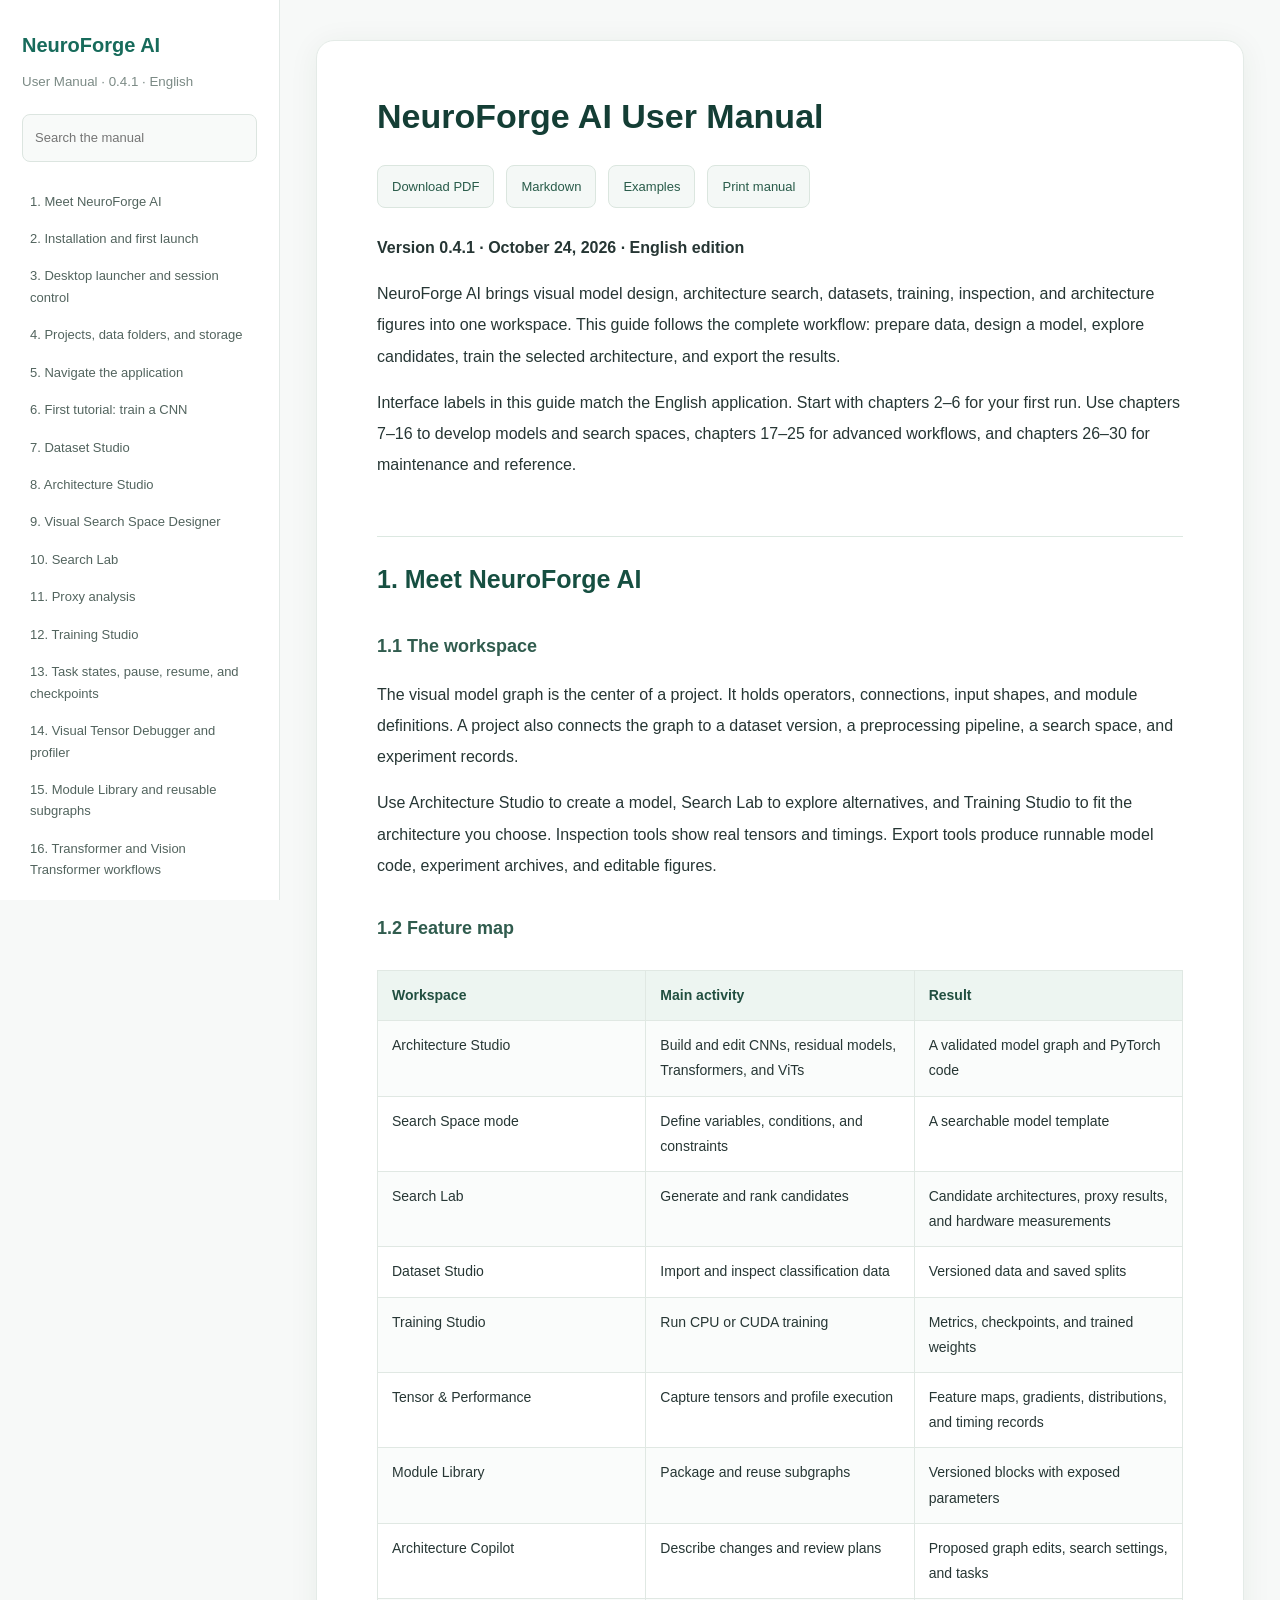
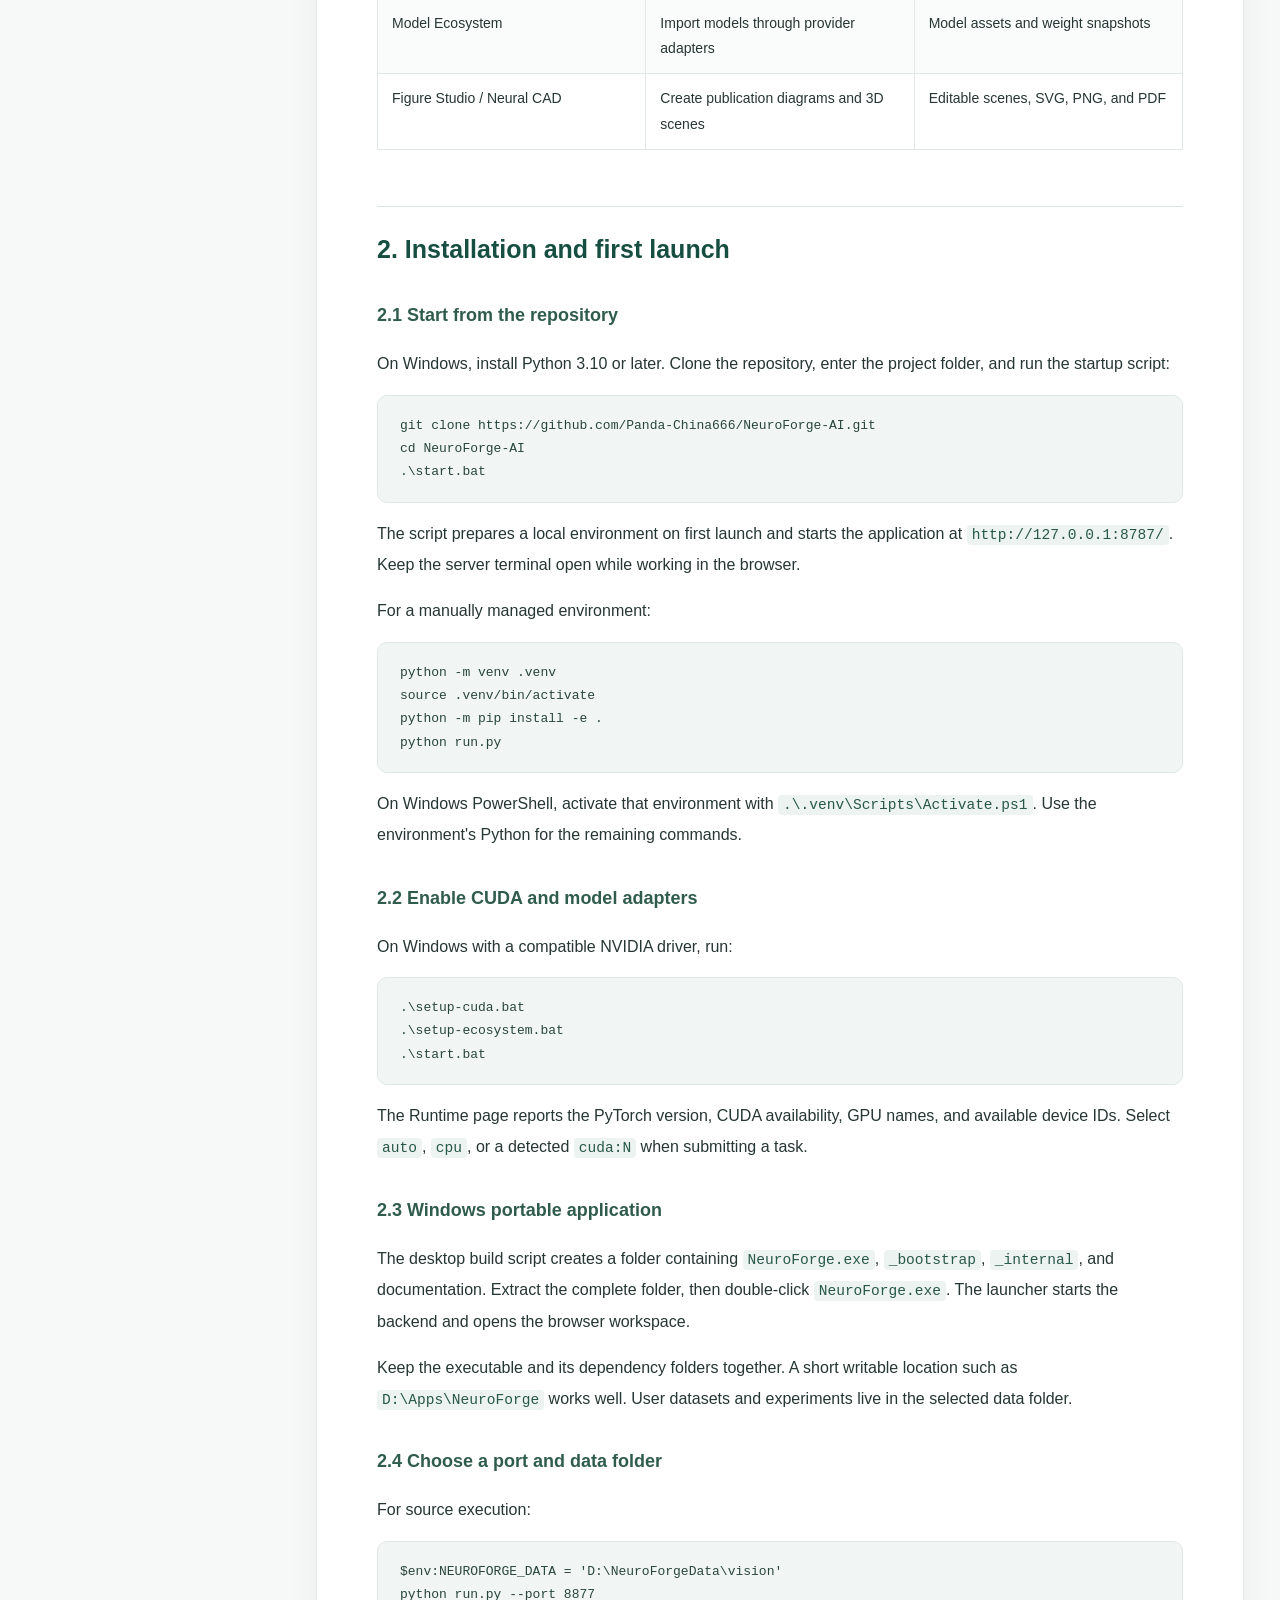
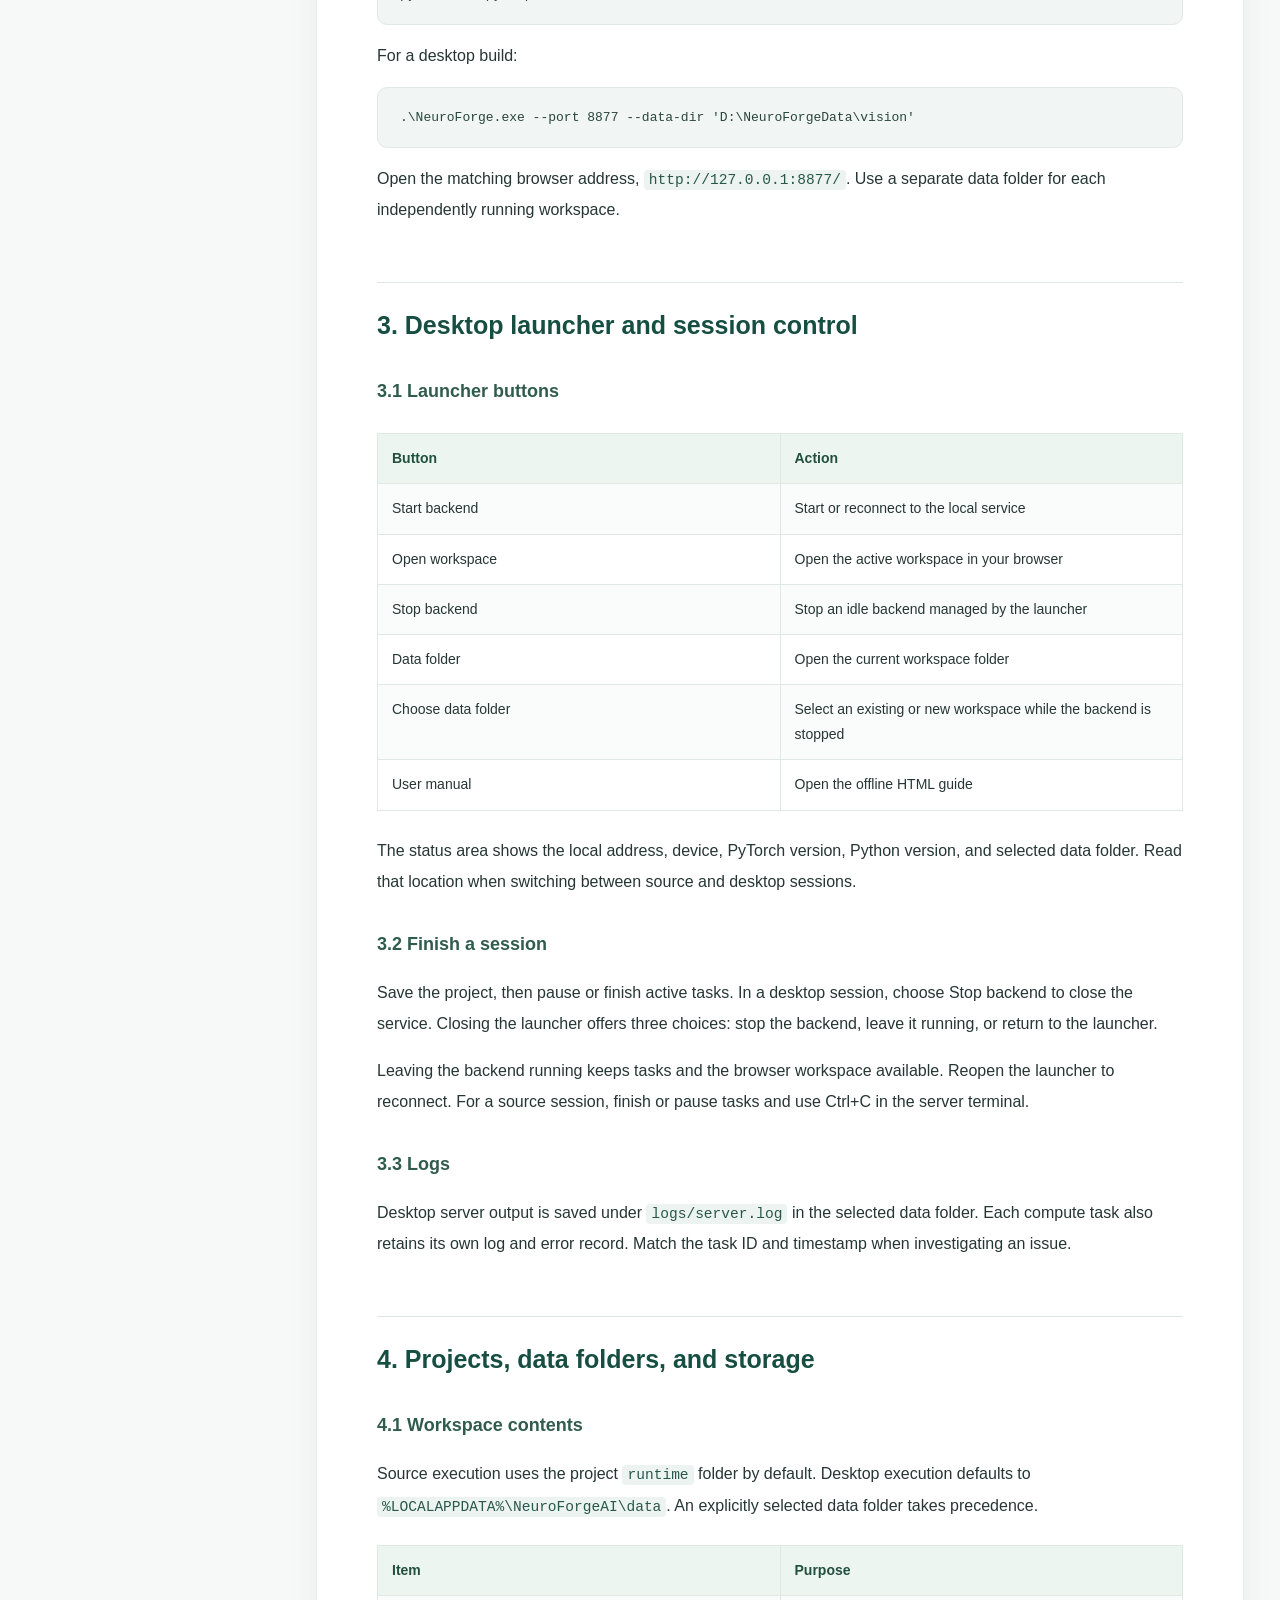
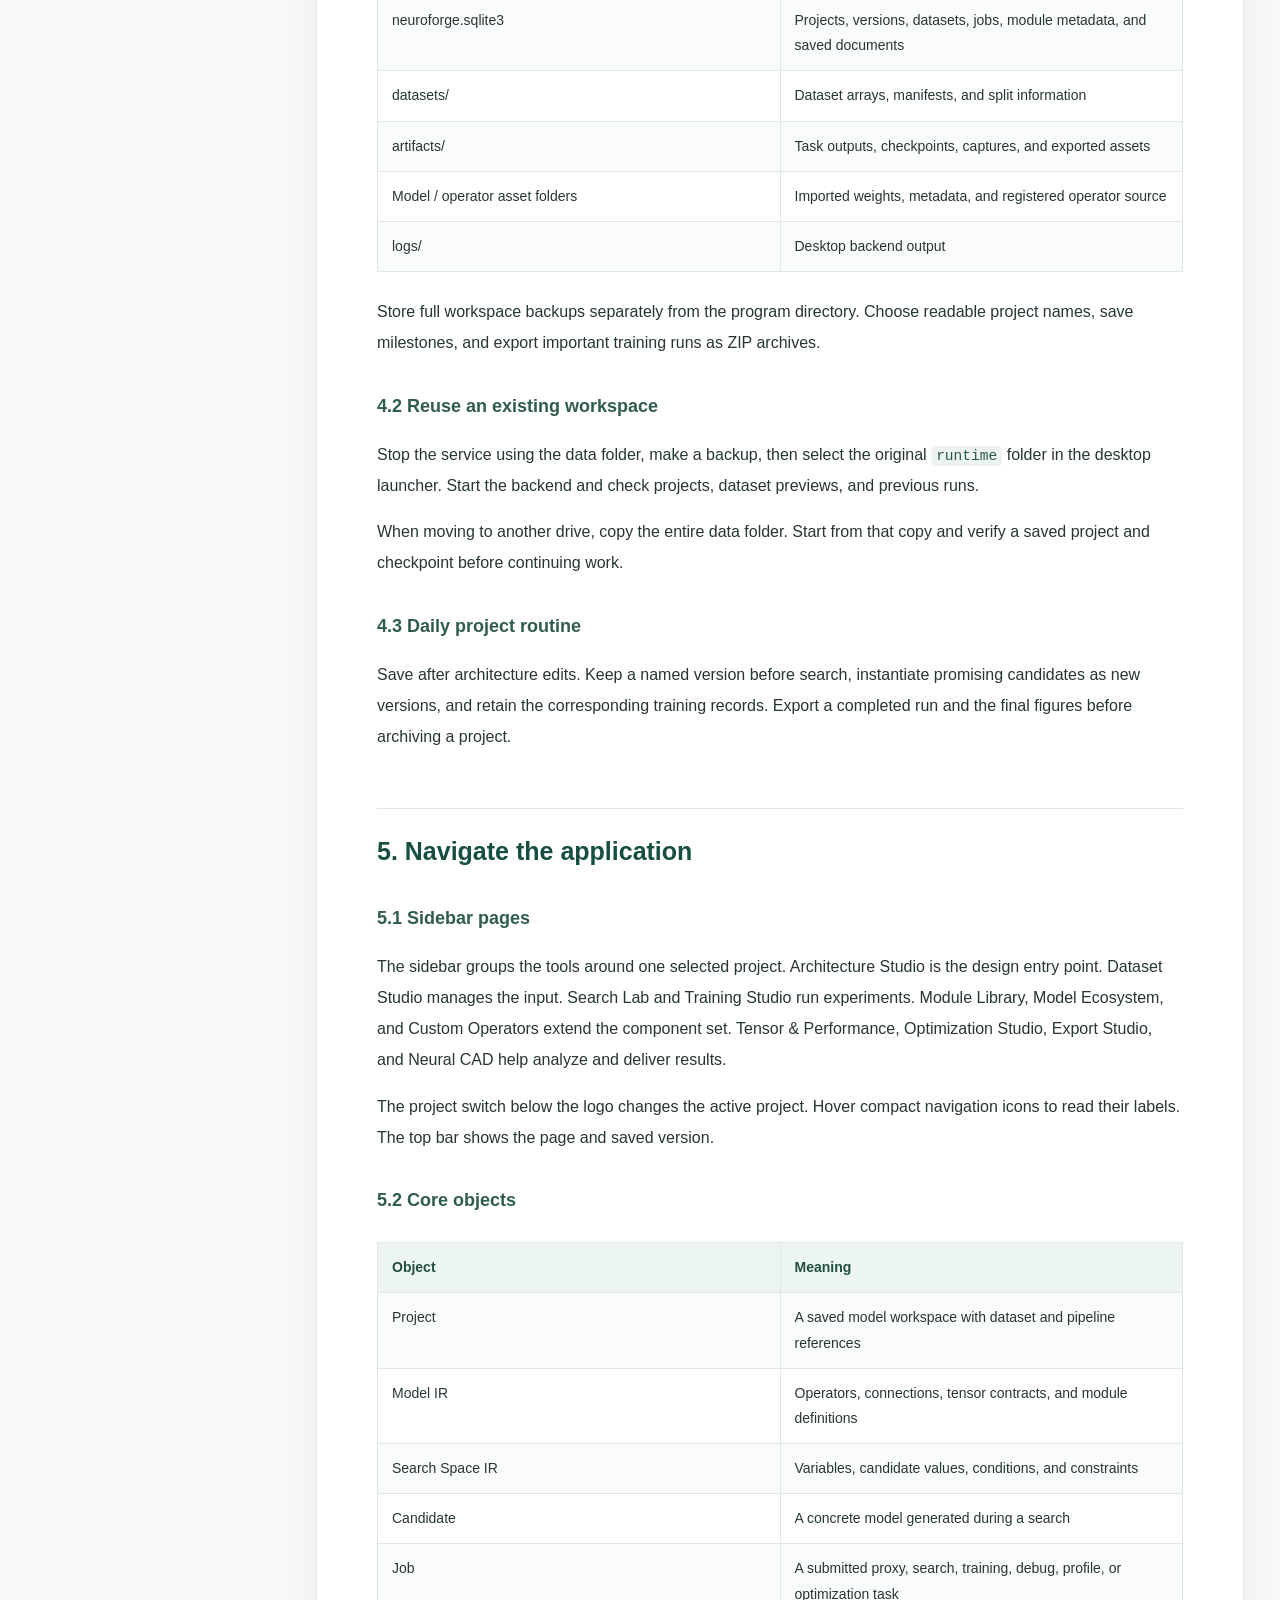
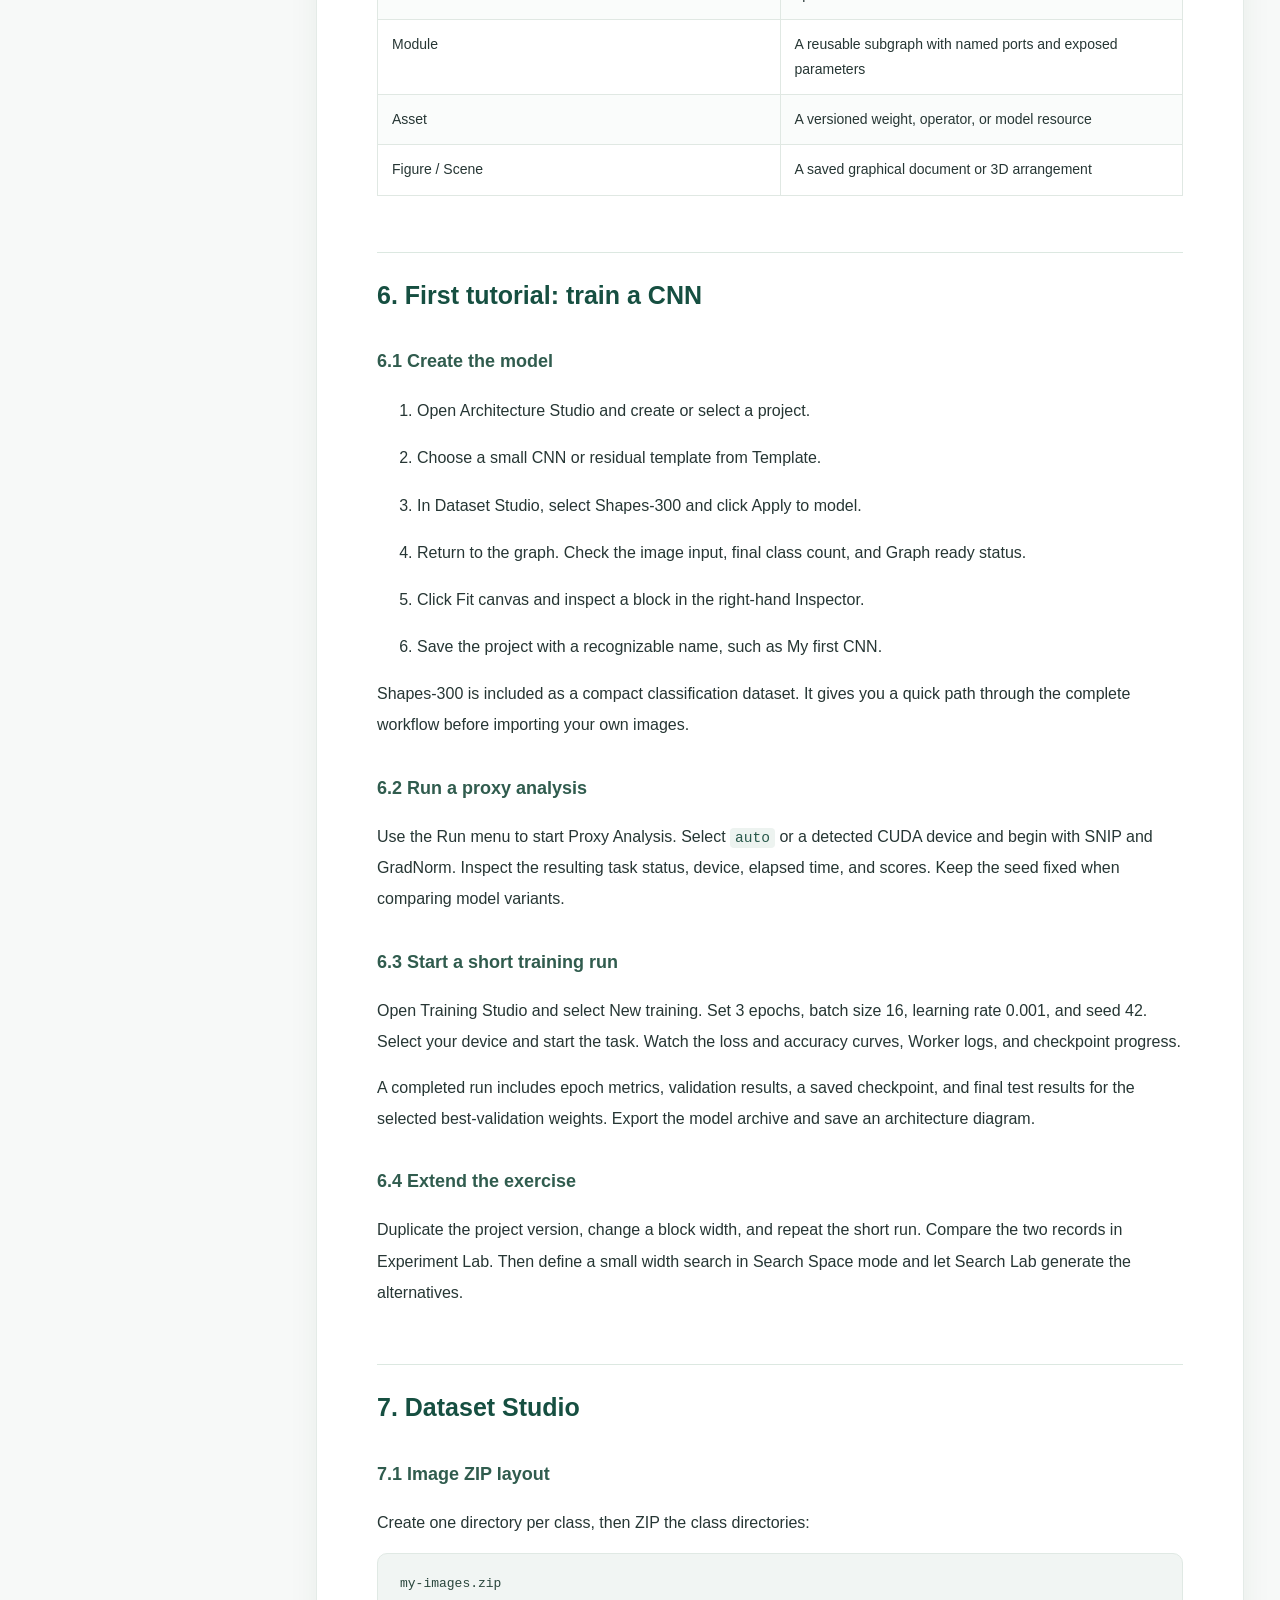
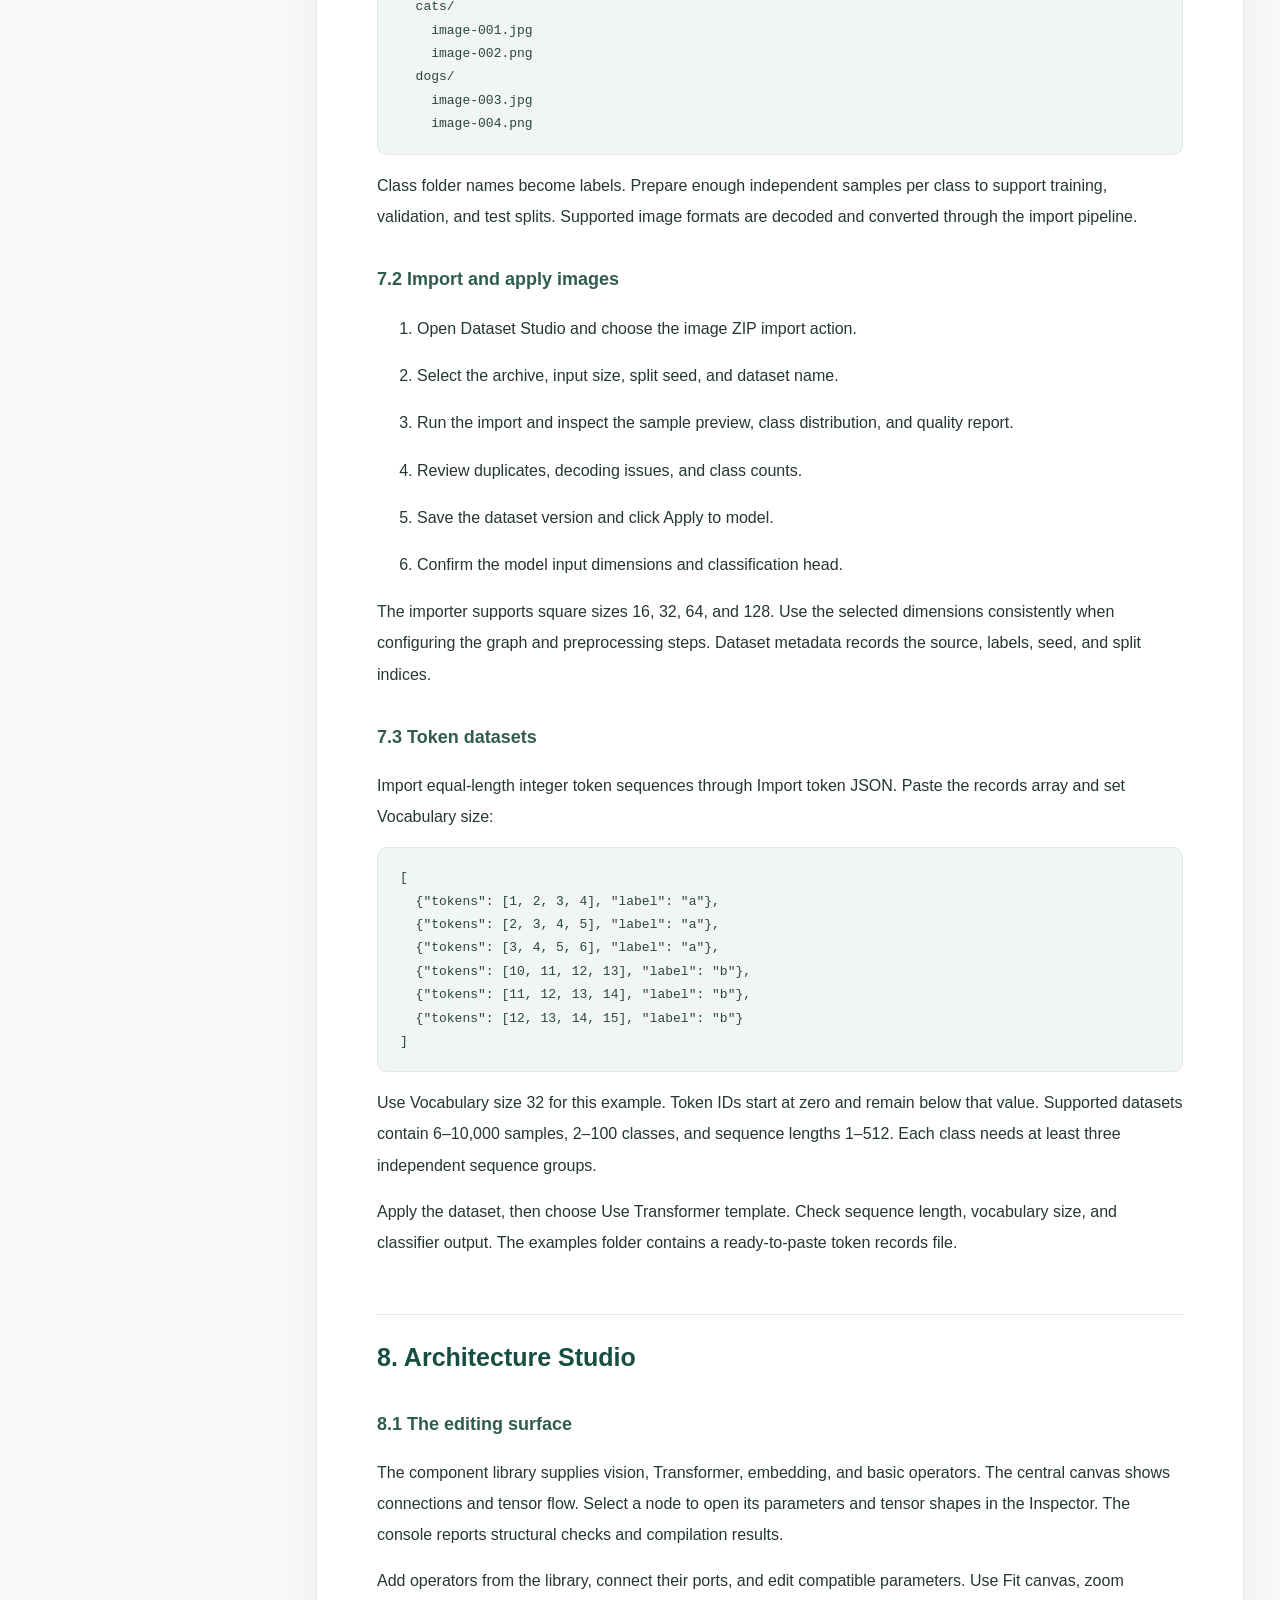
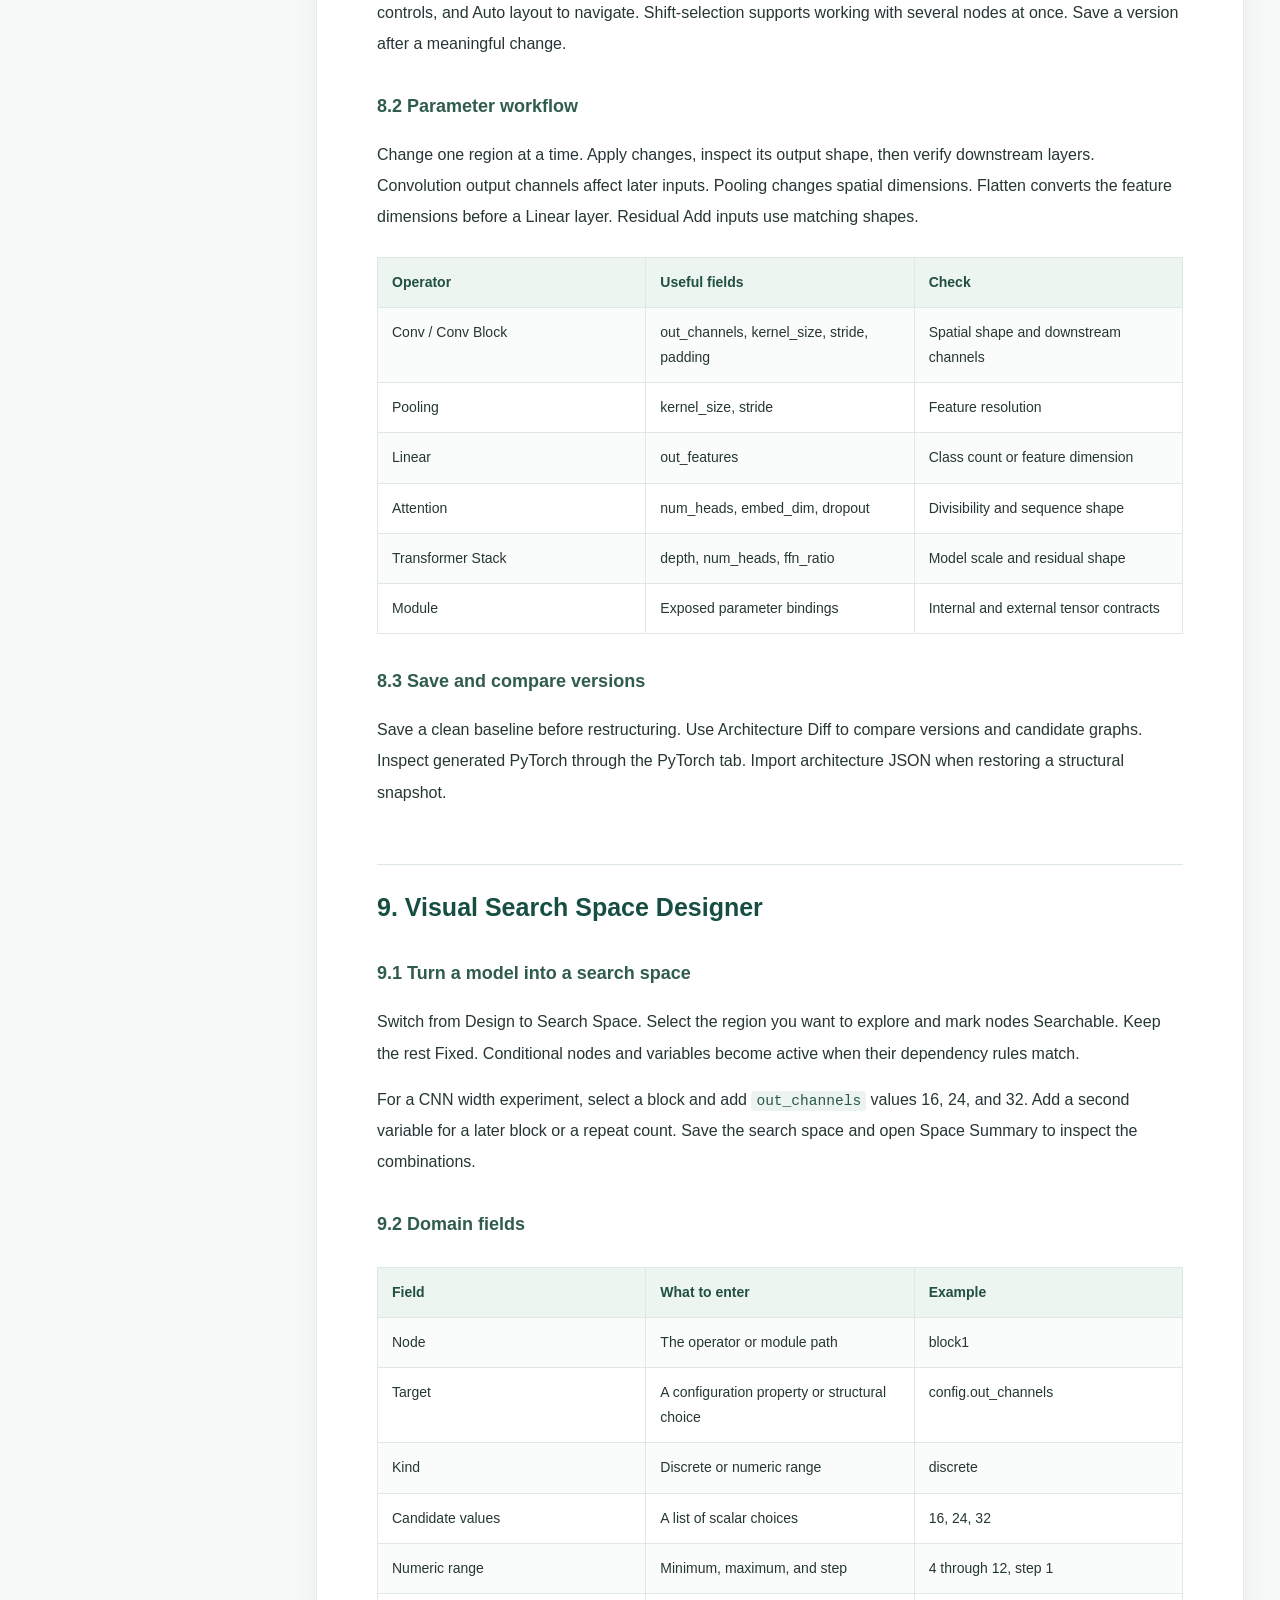
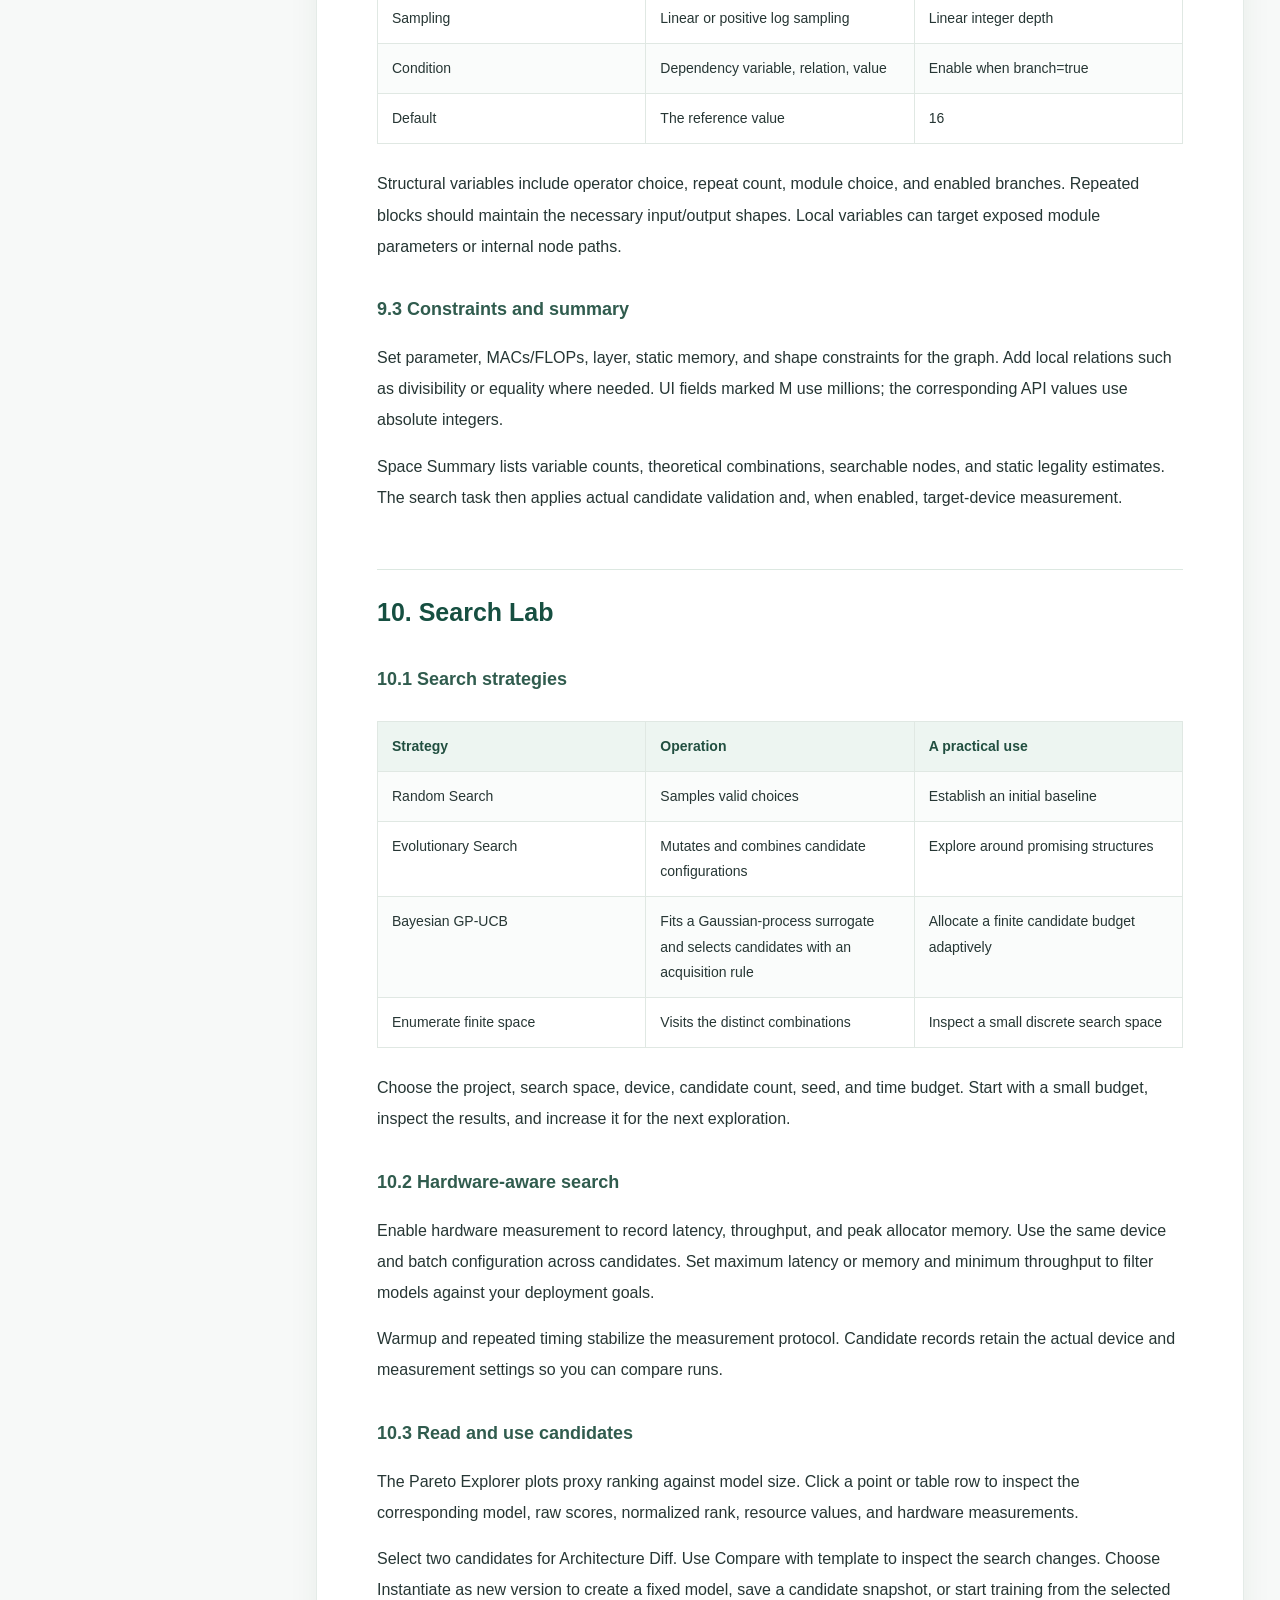
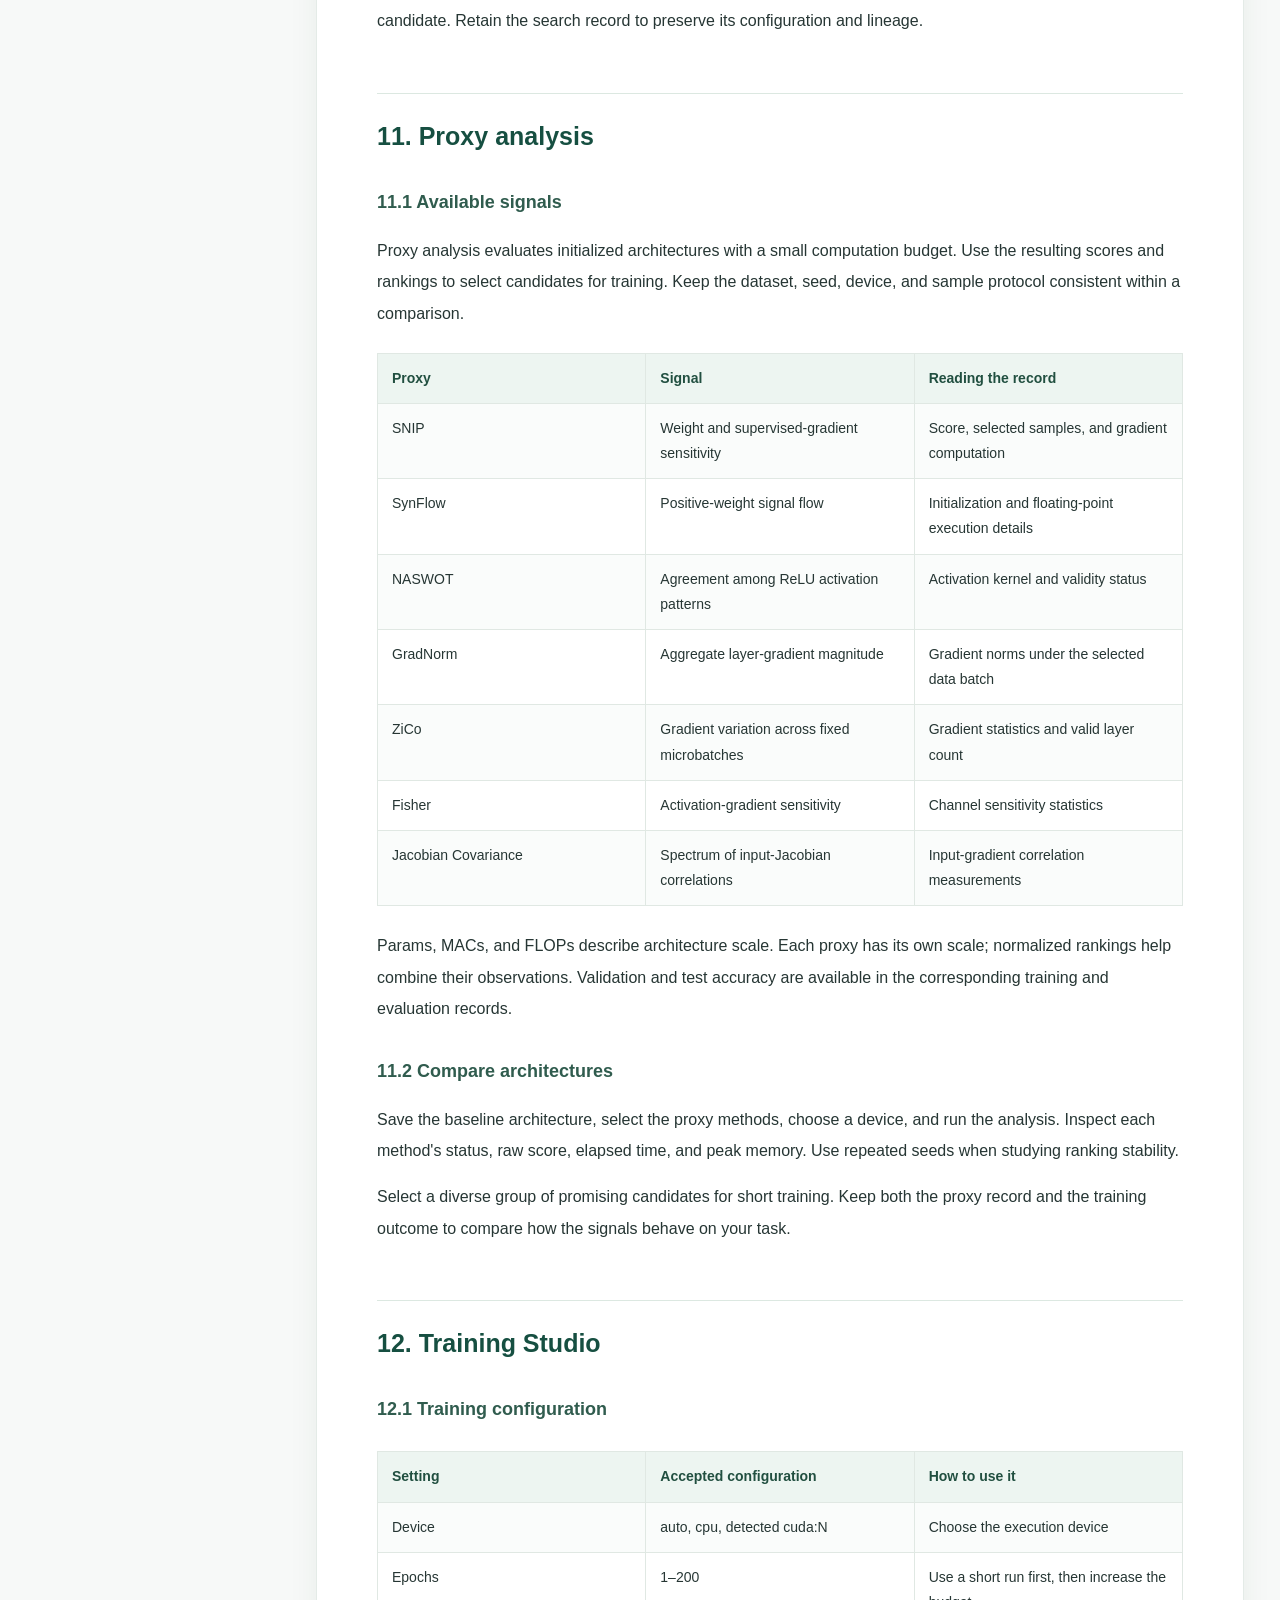
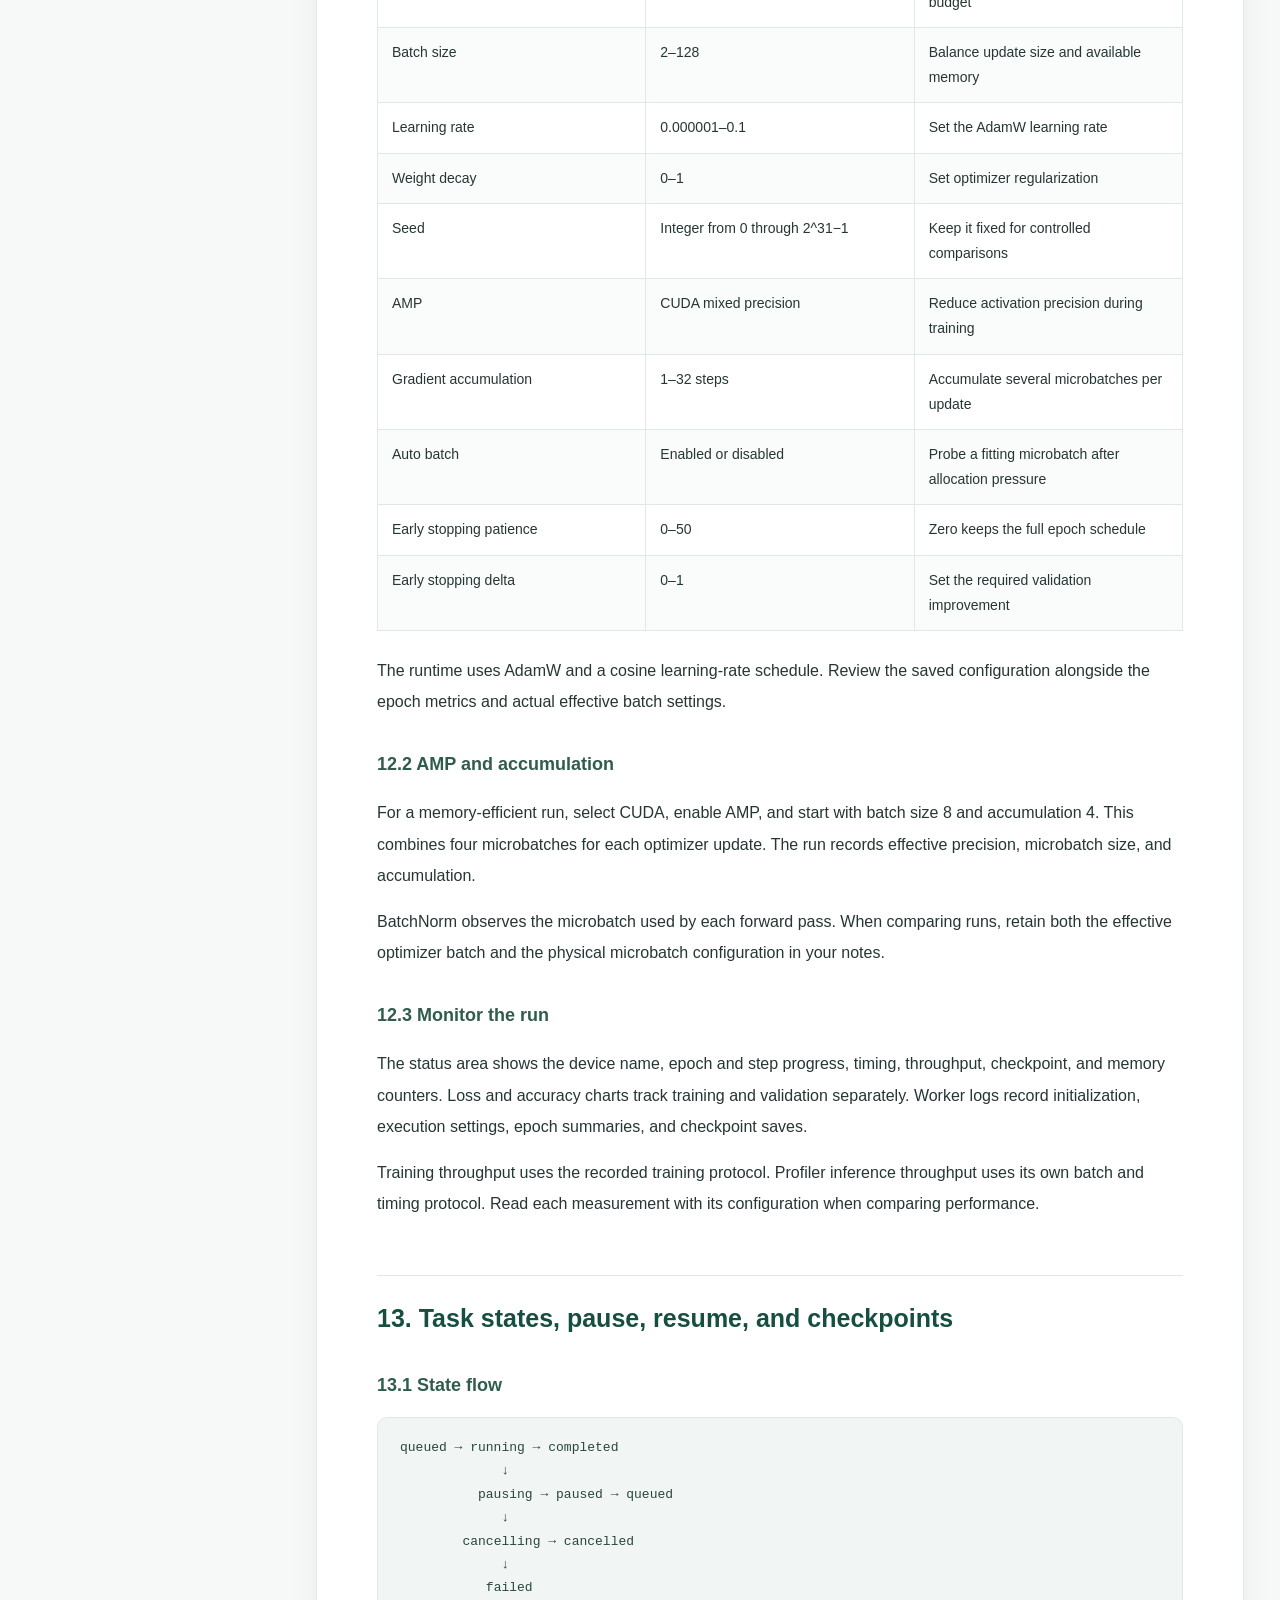
<file: docs/NeuroForge-User-Manual-en.html>
<!doctype html><html lang="en"><head><meta charset="utf-8"><meta name="viewport" content="width=device-width, initial-scale=1"><title>NeuroForge AI · User Manual</title><style>*{box-sizing:border-box}html{scroll-behavior:smooth;scroll-padding-top:30px}body{margin:0;color:#263634;background:#f7f9f8;font:16px/1.95 "Microsoft YaHei","Segoe UI",sans-serif}aside{position:fixed;inset:0 auto 0 0;width:280px;padding:26px 22px;background:#fff;border-right:1px solid #e2e9e6;overflow:auto}aside b{display:block;color:#176b5b;font-size:20px}aside small{color:#7b8a85}aside input{width:100%;margin:18px 0;padding:10px 12px;border:1px solid #dce5e0;border-radius:8px;background:#f8faf9;font:inherit;font-size:13px}nav a{display:block;font-size:13px;line-height:1.65;margin:6px 0;padding:5px 8px;border-radius:5px;color:#52645e;text-decoration:none}nav a:hover{background:#edf5f1;color:#176b5b}main{margin:40px 36px 80px 316px;max-width:1080px;background:white;padding:52px 60px;border:1px solid #e4ebe7;border-radius:18px;box-shadow:0 4px 30px #173a2510}h1{font-size:34px;line-height:1.4;color:#143e35;margin:0 0 24px}h2{font-size:25px;line-height:1.5;margin:56px 0 22px;padding-top:24px;border-top:1px solid #dce8e1;color:#164f41}h3{font-size:18px;color:#305c4e;margin:30px 0 14px}p{margin:15px 0}table{width:100%;border-collapse:collapse;margin:24px 0;font-size:14px;line-height:1.8;table-layout:fixed}th,td{border:1px solid #e0e8e3;text-align:left;vertical-align:top;padding:12px 14px;overflow-wrap:anywhere}th{background:#edf5f1;color:#214f40}tr:nth-child(even){background:#fafcfb}pre{background:#f1f5f3;padding:18px 22px;border-radius:10px;border:1px solid #e0e9e4;font:13px/1.8 Consolas,"Microsoft YaHei",monospace;white-space:pre-wrap;overflow-wrap:anywhere}code{background:#edf3f0;border-radius:4px;padding:2px 5px;font-size:.91em;color:#28584a}pre code{padding:0;background:none;color:#29463c;font-size:inherit}li{margin:8px 0}blockquote{border-left:3px solid #6aa58e;margin:20px 0;padding:8px 20px;background:#f2f7f4}.tools{display:flex;gap:12px;flex-wrap:wrap;margin:24px 0}.tools a,.tools button{font:inherit;font-size:13px;text-decoration:none;border:1px solid #dbe6df;background:#f4f8f6;border-radius:8px;color:#285b49;padding:8px 14px;cursor:pointer}.figure img{width:100%;max-width:800px;border:1px solid #e0e7e3;border-radius:12px}.figure figcaption{font-size:12px;color:#78897f}.match{background:#fff4c9}.notice{color:#5f776b;font-size:13px}@media(max-width:900px){aside{position:relative;width:auto;max-height:360px}main{margin:20px;padding:28px 20px}h1{font-size:26px}table{font-size:12px}th,td{padding:7px}}@media print{aside,.tools{display:none}body{background:white;font-size:10pt}main{margin:0;padding:0;border:0;box-shadow:none;max-width:none}h2{break-before:page}h2,h3{break-after:avoid}tr,pre,.figure{break-inside:avoid}a{color:inherit;text-decoration:none}}</style></head><body><aside><b>NeuroForge AI</b><small>User Manual · 0.4.1 · English</small><input id="search" type="search" placeholder="Search the manual" aria-label="Search manual text"><nav><a href="#chapter-1">1. Meet NeuroForge AI</a><a href="#chapter-2">2. Installation and first launch</a><a href="#chapter-3">3. Desktop launcher and session control</a><a href="#chapter-4">4. Projects, data folders, and storage</a><a href="#chapter-5">5. Navigate the application</a><a href="#chapter-6">6. First tutorial: train a CNN</a><a href="#chapter-7">7. Dataset Studio</a><a href="#chapter-8">8. Architecture Studio</a><a href="#chapter-9">9. Visual Search Space Designer</a><a href="#chapter-10">10. Search Lab</a><a href="#chapter-11">11. Proxy analysis</a><a href="#chapter-12">12. Training Studio</a><a href="#chapter-13">13. Task states, pause, resume, and checkpoints</a><a href="#chapter-14">14. Visual Tensor Debugger and profiler</a><a href="#chapter-15">15. Module Library and reusable subgraphs</a><a href="#chapter-16">16. Transformer and Vision Transformer workflows</a><a href="#chapter-17">17. AI Architecture Copilot</a><a href="#chapter-18">18. Architecture Optimization Assistant</a><a href="#chapter-19">19. Model Ecosystem</a><a href="#chapter-20">20. Code → Visual and Architecture Diff</a><a href="#chapter-21">21. Custom Operator SDK</a><a href="#chapter-22">22. Experiment Lab and model export</a><a href="#chapter-23">23. Visual Data Pipeline</a><a href="#chapter-24">24. Export Studio, Figure Studio, and Neural CAD</a><a href="#chapter-25">25. Python SDK, CLI, and API</a><a href="#chapter-26">26. Troubleshooting</a><a href="#chapter-27">27. Backup, migration, upgrades, and removal</a><a href="#chapter-28">28. Three complete project recipes</a><a href="#chapter-29">29. Configuration and terminology reference</a><a href="#chapter-30">30. Working checklist, files, and further reading</a></nav><p class="notice">Use Ctrl+F to find text.<br>Available offline.</p></aside><main><h1>NeuroForge AI User Manual</h1><div class="tools"><a href="NeuroForge-User-Manual-en.pdf">Download PDF</a><a href="NeuroForge-User-Manual-en.md">Markdown</a><a href="examples/README.txt">Examples</a><button onclick="window.print()">Print manual</button></div><p><strong>Version 0.4.1 · October 24, 2026 · English edition</strong></p><p>NeuroForge AI brings visual model design, architecture search, datasets, training, inspection, and architecture figures into one workspace. This guide follows the complete workflow: prepare data, design a model, explore candidates, train the selected architecture, and export the results.</p><p>Interface labels in this guide match the English application. Start with chapters 2–6 for your first run. Use chapters 7–16 to develop models and search spaces, chapters 17–25 for advanced workflows, and chapters 26–30 for maintenance and reference.</p><h2 id="chapter-1">1. Meet NeuroForge AI</h2><h3>1.1 The workspace</h3><p>The visual model graph is the center of a project. It holds operators, connections, input shapes, and module definitions. A project also connects the graph to a dataset version, a preprocessing pipeline, a search space, and experiment records.</p><p>Use Architecture Studio to create a model, Search Lab to explore alternatives, and Training Studio to fit the architecture you choose. Inspection tools show real tensors and timings. Export tools produce runnable model code, experiment archives, and editable figures.</p><h3>1.2 Feature map</h3><table><tr><th>Workspace</th><th>Main activity</th><th>Result</th></tr><tr><td>Architecture Studio</td><td>Build and edit CNNs, residual models, Transformers, and ViTs</td><td>A validated model graph and PyTorch code</td></tr><tr><td>Search Space mode</td><td>Define variables, conditions, and constraints</td><td>A searchable model template</td></tr><tr><td>Search Lab</td><td>Generate and rank candidates</td><td>Candidate architectures, proxy results, and hardware measurements</td></tr><tr><td>Dataset Studio</td><td>Import and inspect classification data</td><td>Versioned data and saved splits</td></tr><tr><td>Training Studio</td><td>Run CPU or CUDA training</td><td>Metrics, checkpoints, and trained weights</td></tr><tr><td>Tensor &amp; Performance</td><td>Capture tensors and profile execution</td><td>Feature maps, gradients, distributions, and timing records</td></tr><tr><td>Module Library</td><td>Package and reuse subgraphs</td><td>Versioned blocks with exposed parameters</td></tr><tr><td>Architecture Copilot</td><td>Describe changes and review plans</td><td>Proposed graph edits, search settings, and tasks</td></tr><tr><td>Model Ecosystem</td><td>Import models through provider adapters</td><td>Model assets and weight snapshots</td></tr><tr><td>Figure Studio / Neural CAD</td><td>Create publication diagrams and 3D scenes</td><td>Editable scenes, SVG, PNG, and PDF</td></tr></table><h2 id="chapter-2">2. Installation and first launch</h2><h3>2.1 Start from the repository</h3><p>On Windows, install Python 3.10 or later. Clone the repository, enter the project folder, and run the startup script:</p><pre><code>git clone https://github.com/Panda-China666/NeuroForge-AI.git
cd NeuroForge-AI
.\start.bat</code></pre><p>The script prepares a local environment on first launch and starts the application at <code>http://127.0.0.1:8787/</code>. Keep the server terminal open while working in the browser.</p><p>For a manually managed environment:</p><pre><code>python -m venv .venv
source .venv/bin/activate
python -m pip install -e .
python run.py</code></pre><p>On Windows PowerShell, activate that environment with <code>.\.venv\Scripts\Activate.ps1</code>. Use the environment&#x27;s Python for the remaining commands.</p><h3>2.2 Enable CUDA and model adapters</h3><p>On Windows with a compatible NVIDIA driver, run:</p><pre><code>.\setup-cuda.bat
.\setup-ecosystem.bat
.\start.bat</code></pre><p>The Runtime page reports the PyTorch version, CUDA availability, GPU names, and available device IDs. Select <code>auto</code>, <code>cpu</code>, or a detected <code>cuda:N</code> when submitting a task.</p><h3>2.3 Windows portable application</h3><p>The desktop build script creates a folder containing <code>NeuroForge.exe</code>, <code>_bootstrap</code>, <code>_internal</code>, and documentation. Extract the complete folder, then double-click <code>NeuroForge.exe</code>. The launcher starts the backend and opens the browser workspace.</p><p>Keep the executable and its dependency folders together. A short writable location such as <code>D:\Apps\NeuroForge</code> works well. User datasets and experiments live in the selected data folder.</p><h3>2.4 Choose a port and data folder</h3><p>For source execution:</p><pre><code>$env:NEUROFORGE_DATA = &#x27;D:\NeuroForgeData\vision&#x27;
python run.py --port 8877</code></pre><p>For a desktop build:</p><pre><code>.\NeuroForge.exe --port 8877 --data-dir &#x27;D:\NeuroForgeData\vision&#x27;</code></pre><p>Open the matching browser address, <code>http://127.0.0.1:8877/</code>. Use a separate data folder for each independently running workspace.</p><h2 id="chapter-3">3. Desktop launcher and session control</h2><h3>3.1 Launcher buttons</h3><table><tr><th>Button</th><th>Action</th></tr><tr><td>Start backend</td><td>Start or reconnect to the local service</td></tr><tr><td>Open workspace</td><td>Open the active workspace in your browser</td></tr><tr><td>Stop backend</td><td>Stop an idle backend managed by the launcher</td></tr><tr><td>Data folder</td><td>Open the current workspace folder</td></tr><tr><td>Choose data folder</td><td>Select an existing or new workspace while the backend is stopped</td></tr><tr><td>User manual</td><td>Open the offline HTML guide</td></tr></table><p>The status area shows the local address, device, PyTorch version, Python version, and selected data folder. Read that location when switching between source and desktop sessions.</p><h3>3.2 Finish a session</h3><p>Save the project, then pause or finish active tasks. In a desktop session, choose Stop backend to close the service. Closing the launcher offers three choices: stop the backend, leave it running, or return to the launcher.</p><p>Leaving the backend running keeps tasks and the browser workspace available. Reopen the launcher to reconnect. For a source session, finish or pause tasks and use Ctrl+C in the server terminal.</p><h3>3.3 Logs</h3><p>Desktop server output is saved under <code>logs/server.log</code> in the selected data folder. Each compute task also retains its own log and error record. Match the task ID and timestamp when investigating an issue.</p><h2 id="chapter-4">4. Projects, data folders, and storage</h2><h3>4.1 Workspace contents</h3><p>Source execution uses the project <code>runtime</code> folder by default. Desktop execution defaults to <code>%LOCALAPPDATA%\NeuroForgeAI\data</code>. An explicitly selected data folder takes precedence.</p><table><tr><th>Item</th><th>Purpose</th></tr><tr><td>neuroforge.sqlite3</td><td>Projects, versions, datasets, jobs, module metadata, and saved documents</td></tr><tr><td>datasets/</td><td>Dataset arrays, manifests, and split information</td></tr><tr><td>artifacts/</td><td>Task outputs, checkpoints, captures, and exported assets</td></tr><tr><td>Model / operator asset folders</td><td>Imported weights, metadata, and registered operator source</td></tr><tr><td>logs/</td><td>Desktop backend output</td></tr></table><p>Store full workspace backups separately from the program directory. Choose readable project names, save milestones, and export important training runs as ZIP archives.</p><h3>4.2 Reuse an existing workspace</h3><p>Stop the service using the data folder, make a backup, then select the original <code>runtime</code> folder in the desktop launcher. Start the backend and check projects, dataset previews, and previous runs.</p><p>When moving to another drive, copy the entire data folder. Start from that copy and verify a saved project and checkpoint before continuing work.</p><h3>4.3 Daily project routine</h3><p>Save after architecture edits. Keep a named version before search, instantiate promising candidates as new versions, and retain the corresponding training records. Export a completed run and the final figures before archiving a project.</p><h2 id="chapter-5">5. Navigate the application</h2><h3>5.1 Sidebar pages</h3><p>The sidebar groups the tools around one selected project. Architecture Studio is the design entry point. Dataset Studio manages the input. Search Lab and Training Studio run experiments. Module Library, Model Ecosystem, and Custom Operators extend the component set. Tensor &amp; Performance, Optimization Studio, Export Studio, and Neural CAD help analyze and deliver results.</p><p>The project switch below the logo changes the active project. Hover compact navigation icons to read their labels. The top bar shows the page and saved version.</p><h3>5.2 Core objects</h3><table><tr><th>Object</th><th>Meaning</th></tr><tr><td>Project</td><td>A saved model workspace with dataset and pipeline references</td></tr><tr><td>Model IR</td><td>Operators, connections, tensor contracts, and module definitions</td></tr><tr><td>Search Space IR</td><td>Variables, candidate values, conditions, and constraints</td></tr><tr><td>Candidate</td><td>A concrete model generated during a search</td></tr><tr><td>Job</td><td>A submitted proxy, search, training, debug, profile, or optimization task</td></tr><tr><td>Module</td><td>A reusable subgraph with named ports and exposed parameters</td></tr><tr><td>Asset</td><td>A versioned weight, operator, or model resource</td></tr><tr><td>Figure / Scene</td><td>A saved graphical document or 3D arrangement</td></tr></table><h2 id="chapter-6">6. First tutorial: train a CNN</h2><h3>6.1 Create the model</h3><ol start="1"><li>Open Architecture Studio and create or select a project.</li></ol><ol start="2"><li>Choose a small CNN or residual template from Template.</li></ol><ol start="3"><li>In Dataset Studio, select Shapes-300 and click Apply to model.</li></ol><ol start="4"><li>Return to the graph. Check the image input, final class count, and Graph ready status.</li></ol><ol start="5"><li>Click Fit canvas and inspect a block in the right-hand Inspector.</li></ol><ol start="6"><li>Save the project with a recognizable name, such as My first CNN.</li></ol><p>Shapes-300 is included as a compact classification dataset. It gives you a quick path through the complete workflow before importing your own images.</p><h3>6.2 Run a proxy analysis</h3><p>Use the Run menu to start Proxy Analysis. Select <code>auto</code> or a detected CUDA device and begin with SNIP and GradNorm. Inspect the resulting task status, device, elapsed time, and scores. Keep the seed fixed when comparing model variants.</p><h3>6.3 Start a short training run</h3><p>Open Training Studio and select New training. Set 3 epochs, batch size 16, learning rate 0.001, and seed 42. Select your device and start the task. Watch the loss and accuracy curves, Worker logs, and checkpoint progress.</p><p>A completed run includes epoch metrics, validation results, a saved checkpoint, and final test results for the selected best-validation weights. Export the model archive and save an architecture diagram.</p><h3>6.4 Extend the exercise</h3><p>Duplicate the project version, change a block width, and repeat the short run. Compare the two records in Experiment Lab. Then define a small width search in Search Space mode and let Search Lab generate the alternatives.</p><h2 id="chapter-7">7. Dataset Studio</h2><h3>7.1 Image ZIP layout</h3><p>Create one directory per class, then ZIP the class directories:</p><pre><code>my-images.zip
  cats/
    image-001.jpg
    image-002.png
  dogs/
    image-003.jpg
    image-004.png</code></pre><p>Class folder names become labels. Prepare enough independent samples per class to support training, validation, and test splits. Supported image formats are decoded and converted through the import pipeline.</p><h3>7.2 Import and apply images</h3><ol start="1"><li>Open Dataset Studio and choose the image ZIP import action.</li></ol><ol start="2"><li>Select the archive, input size, split seed, and dataset name.</li></ol><ol start="3"><li>Run the import and inspect the sample preview, class distribution, and quality report.</li></ol><ol start="4"><li>Review duplicates, decoding issues, and class counts.</li></ol><ol start="5"><li>Save the dataset version and click Apply to model.</li></ol><ol start="6"><li>Confirm the model input dimensions and classification head.</li></ol><p>The importer supports square sizes 16, 32, 64, and 128. Use the selected dimensions consistently when configuring the graph and preprocessing steps. Dataset metadata records the source, labels, seed, and split indices.</p><h3>7.3 Token datasets</h3><p>Import equal-length integer token sequences through Import token JSON. Paste the records array and set Vocabulary size:</p><pre><code>[
  {&quot;tokens&quot;: [1, 2, 3, 4], &quot;label&quot;: &quot;a&quot;},
  {&quot;tokens&quot;: [2, 3, 4, 5], &quot;label&quot;: &quot;a&quot;},
  {&quot;tokens&quot;: [3, 4, 5, 6], &quot;label&quot;: &quot;a&quot;},
  {&quot;tokens&quot;: [10, 11, 12, 13], &quot;label&quot;: &quot;b&quot;},
  {&quot;tokens&quot;: [11, 12, 13, 14], &quot;label&quot;: &quot;b&quot;},
  {&quot;tokens&quot;: [12, 13, 14, 15], &quot;label&quot;: &quot;b&quot;}
]</code></pre><p>Use Vocabulary size 32 for this example. Token IDs start at zero and remain below that value. Supported datasets contain 6–10,000 samples, 2–100 classes, and sequence lengths 1–512. Each class needs at least three independent sequence groups.</p><p>Apply the dataset, then choose Use Transformer template. Check sequence length, vocabulary size, and classifier output. The examples folder contains a ready-to-paste token records file.</p><h2 id="chapter-8">8. Architecture Studio</h2><h3>8.1 The editing surface</h3><p>The component library supplies vision, Transformer, embedding, and basic operators. The central canvas shows connections and tensor flow. Select a node to open its parameters and tensor shapes in the Inspector. The console reports structural checks and compilation results.</p><p>Add operators from the library, connect their ports, and edit compatible parameters. Use Fit canvas, zoom controls, and Auto layout to navigate. Shift-selection supports working with several nodes at once. Save a version after a meaningful change.</p><h3>8.2 Parameter workflow</h3><p>Change one region at a time. Apply changes, inspect its output shape, then verify downstream layers. Convolution output channels affect later inputs. Pooling changes spatial dimensions. Flatten converts the feature dimensions before a Linear layer. Residual Add inputs use matching shapes.</p><table><tr><th>Operator</th><th>Useful fields</th><th>Check</th></tr><tr><td>Conv / Conv Block</td><td>out_channels, kernel_size, stride, padding</td><td>Spatial shape and downstream channels</td></tr><tr><td>Pooling</td><td>kernel_size, stride</td><td>Feature resolution</td></tr><tr><td>Linear</td><td>out_features</td><td>Class count or feature dimension</td></tr><tr><td>Attention</td><td>num_heads, embed_dim, dropout</td><td>Divisibility and sequence shape</td></tr><tr><td>Transformer Stack</td><td>depth, num_heads, ffn_ratio</td><td>Model scale and residual shape</td></tr><tr><td>Module</td><td>Exposed parameter bindings</td><td>Internal and external tensor contracts</td></tr></table><h3>8.3 Save and compare versions</h3><p>Save a clean baseline before restructuring. Use Architecture Diff to compare versions and candidate graphs. Inspect generated PyTorch through the PyTorch tab. Import architecture JSON when restoring a structural snapshot.</p><h2 id="chapter-9">9. Visual Search Space Designer</h2><h3>9.1 Turn a model into a search space</h3><p>Switch from Design to Search Space. Select the region you want to explore and mark nodes Searchable. Keep the rest Fixed. Conditional nodes and variables become active when their dependency rules match.</p><p>For a CNN width experiment, select a block and add <code>out_channels</code> values 16, 24, and 32. Add a second variable for a later block or a repeat count. Save the search space and open Space Summary to inspect the combinations.</p><h3>9.2 Domain fields</h3><table><tr><th>Field</th><th>What to enter</th><th>Example</th></tr><tr><td>Node</td><td>The operator or module path</td><td>block1</td></tr><tr><td>Target</td><td>A configuration property or structural choice</td><td>config.out_channels</td></tr><tr><td>Kind</td><td>Discrete or numeric range</td><td>discrete</td></tr><tr><td>Candidate values</td><td>A list of scalar choices</td><td>16, 24, 32</td></tr><tr><td>Numeric range</td><td>Minimum, maximum, and step</td><td>4 through 12, step 1</td></tr><tr><td>Sampling</td><td>Linear or positive log sampling</td><td>Linear integer depth</td></tr><tr><td>Condition</td><td>Dependency variable, relation, value</td><td>Enable when branch=true</td></tr><tr><td>Default</td><td>The reference value</td><td>16</td></tr></table><p>Structural variables include operator choice, repeat count, module choice, and enabled branches. Repeated blocks should maintain the necessary input/output shapes. Local variables can target exposed module parameters or internal node paths.</p><h3>9.3 Constraints and summary</h3><p>Set parameter, MACs/FLOPs, layer, static memory, and shape constraints for the graph. Add local relations such as divisibility or equality where needed. UI fields marked M use millions; the corresponding API values use absolute integers.</p><p>Space Summary lists variable counts, theoretical combinations, searchable nodes, and static legality estimates. The search task then applies actual candidate validation and, when enabled, target-device measurement.</p><h2 id="chapter-10">10. Search Lab</h2><h3>10.1 Search strategies</h3><table><tr><th>Strategy</th><th>Operation</th><th>A practical use</th></tr><tr><td>Random Search</td><td>Samples valid choices</td><td>Establish an initial baseline</td></tr><tr><td>Evolutionary Search</td><td>Mutates and combines candidate configurations</td><td>Explore around promising structures</td></tr><tr><td>Bayesian GP-UCB</td><td>Fits a Gaussian-process surrogate and selects candidates with an acquisition rule</td><td>Allocate a finite candidate budget adaptively</td></tr><tr><td>Enumerate finite space</td><td>Visits the distinct combinations</td><td>Inspect a small discrete search space</td></tr></table><p>Choose the project, search space, device, candidate count, seed, and time budget. Start with a small budget, inspect the results, and increase it for the next exploration.</p><h3>10.2 Hardware-aware search</h3><p>Enable hardware measurement to record latency, throughput, and peak allocator memory. Use the same device and batch configuration across candidates. Set maximum latency or memory and minimum throughput to filter models against your deployment goals.</p><p>Warmup and repeated timing stabilize the measurement protocol. Candidate records retain the actual device and measurement settings so you can compare runs.</p><h3>10.3 Read and use candidates</h3><p>The Pareto Explorer plots proxy ranking against model size. Click a point or table row to inspect the corresponding model, raw scores, normalized rank, resource values, and hardware measurements.</p><p>Select two candidates for Architecture Diff. Use Compare with template to inspect the search changes. Choose Instantiate as new version to create a fixed model, save a candidate snapshot, or start training from the selected candidate. Retain the search record to preserve its configuration and lineage.</p><h2 id="chapter-11">11. Proxy analysis</h2><h3>11.1 Available signals</h3><p>Proxy analysis evaluates initialized architectures with a small computation budget. Use the resulting scores and rankings to select candidates for training. Keep the dataset, seed, device, and sample protocol consistent within a comparison.</p><table><tr><th>Proxy</th><th>Signal</th><th>Reading the record</th></tr><tr><td>SNIP</td><td>Weight and supervised-gradient sensitivity</td><td>Score, selected samples, and gradient computation</td></tr><tr><td>SynFlow</td><td>Positive-weight signal flow</td><td>Initialization and floating-point execution details</td></tr><tr><td>NASWOT</td><td>Agreement among ReLU activation patterns</td><td>Activation kernel and validity status</td></tr><tr><td>GradNorm</td><td>Aggregate layer-gradient magnitude</td><td>Gradient norms under the selected data batch</td></tr><tr><td>ZiCo</td><td>Gradient variation across fixed microbatches</td><td>Gradient statistics and valid layer count</td></tr><tr><td>Fisher</td><td>Activation-gradient sensitivity</td><td>Channel sensitivity statistics</td></tr><tr><td>Jacobian Covariance</td><td>Spectrum of input-Jacobian correlations</td><td>Input-gradient correlation measurements</td></tr></table><p>Params, MACs, and FLOPs describe architecture scale. Each proxy has its own scale; normalized rankings help combine their observations. Validation and test accuracy are available in the corresponding training and evaluation records.</p><h3>11.2 Compare architectures</h3><p>Save the baseline architecture, select the proxy methods, choose a device, and run the analysis. Inspect each method&#x27;s status, raw score, elapsed time, and peak memory. Use repeated seeds when studying ranking stability.</p><p>Select a diverse group of promising candidates for short training. Keep both the proxy record and the training outcome to compare how the signals behave on your task.</p><h2 id="chapter-12">12. Training Studio</h2><h3>12.1 Training configuration</h3><table><tr><th>Setting</th><th>Accepted configuration</th><th>How to use it</th></tr><tr><td>Device</td><td>auto, cpu, detected cuda:N</td><td>Choose the execution device</td></tr><tr><td>Epochs</td><td>1–200</td><td>Use a short run first, then increase the budget</td></tr><tr><td>Batch size</td><td>2–128</td><td>Balance update size and available memory</td></tr><tr><td>Learning rate</td><td>0.000001–0.1</td><td>Set the AdamW learning rate</td></tr><tr><td>Weight decay</td><td>0–1</td><td>Set optimizer regularization</td></tr><tr><td>Seed</td><td>Integer from 0 through 2^31−1</td><td>Keep it fixed for controlled comparisons</td></tr><tr><td>AMP</td><td>CUDA mixed precision</td><td>Reduce activation precision during training</td></tr><tr><td>Gradient accumulation</td><td>1–32 steps</td><td>Accumulate several microbatches per update</td></tr><tr><td>Auto batch</td><td>Enabled or disabled</td><td>Probe a fitting microbatch after allocation pressure</td></tr><tr><td>Early stopping patience</td><td>0–50</td><td>Zero keeps the full epoch schedule</td></tr><tr><td>Early stopping delta</td><td>0–1</td><td>Set the required validation improvement</td></tr></table><p>The runtime uses AdamW and a cosine learning-rate schedule. Review the saved configuration alongside the epoch metrics and actual effective batch settings.</p><h3>12.2 AMP and accumulation</h3><p>For a memory-efficient run, select CUDA, enable AMP, and start with batch size 8 and accumulation 4. This combines four microbatches for each optimizer update. The run records effective precision, microbatch size, and accumulation.</p><p>BatchNorm observes the microbatch used by each forward pass. When comparing runs, retain both the effective optimizer batch and the physical microbatch configuration in your notes.</p><h3>12.3 Monitor the run</h3><p>The status area shows the device name, epoch and step progress, timing, throughput, checkpoint, and memory counters. Loss and accuracy charts track training and validation separately. Worker logs record initialization, execution settings, epoch summaries, and checkpoint saves.</p><p>Training throughput uses the recorded training protocol. Profiler inference throughput uses its own batch and timing protocol. Read each measurement with its configuration when comparing performance.</p><h2 id="chapter-13">13. Task states, pause, resume, and checkpoints</h2><h3>13.1 State flow</h3><pre><code>queued → running → completed
             ↓
          pausing → paused → queued
             ↓
        cancelling → cancelled
             ↓
           failed</code></pre><p>Queued tasks wait for the local compute worker. A running task is executing. Pausing and cancelling indicate a pending control request. The task then reaches its saved paused state or final cancelled state.</p><h3>13.2 Pause and resume training</h3><ol start="1"><li>Open the active training run and select Pause.</li></ol><ol start="2"><li>Wait for the current epoch&#x27;s safe checkpoint point and the Paused status.</li></ol><ol start="3"><li>Check the latest checkpoint epoch and saved metrics.</li></ol><ol start="4"><li>Keep the referenced dataset, model assets, and task files together.</li></ol><ol start="5"><li>Choose Resume to continue from the saved optimizer, scheduler, random state, and epoch.</li></ol><p>Use Run again when starting a fresh task with the recorded setup. Use the task logs to inspect any recovery message after an interrupted session.</p><h3>13.3 Checkpoint files</h3><table><tr><th>File</th><th>Contents</th><th>Typical use</th></tr><tr><td>checkpoint.pt</td><td>Latest epoch, model, optimizer, scheduler, and random states</td><td>Resume training</td></tr><tr><td>best.pt</td><td>Weights selected by best validation performance</td><td>Final evaluation and inference</td></tr><tr><td>model.py / architecture.json</td><td>Model implementation and structural configuration</td><td>Rebuild the matching architecture</td></tr><tr><td>Experiment metadata</td><td>Dataset, split, pipeline, settings, environment, and metrics</td><td>Reproduce and compare the run</td></tr></table><p>Export the completed run archive to keep its model and configuration together.</p><h2 id="chapter-14">14. Visual Tensor Debugger and profiler</h2><h3>14.1 Capture tensors</h3><p>Open Tensor &amp; Performance and choose Capture tensors. Select the current initialized model or a matching completed training checkpoint. Set the device and inspection batch, then submit the task.</p><p>After completion, select a node from the left-hand list. Read the tensor shape, dtype, mean, standard deviation, min/max, zero fraction, and finite-value statistics. Switch between Activations and Gradients and inspect available parameter-gradient rows.</p><h3>14.2 Explore feature maps</h3><p>Choose a feature channel to display its heatmap. The preview uses the first sample and adapts large spatial maps for display. The raw-values panel shows a numeric excerpt. Download tensor NPZ files for saved arrays within the capture budget.</p><p>Capture a smaller batch when exploring a large model. Keep the capture task ID with the checkpoint and project version to identify exactly which model produced the features.</p><h3>14.3 Profile execution</h3><p>Choose Run profiler, select the device and checkpoint, and set the inspection batch and benchmark repeats. The runtime records node timings using CPU clocks or CUDA events, and benchmarks the whole model after warmup.</p><p>Read latency, throughput, output bytes, and allocator measurements together. Use Graph overlay to annotate the matching model graph. Rerun profiling after structural edits to update the timing view.</p><h2 id="chapter-15">15. Module Library and reusable subgraphs</h2><h3>15.1 Create a reusable block</h3><p>Select connected nodes in Architecture Studio with Shift-selection or the selection box. Open the context menu and choose Create Module / Save as Reusable Block. Enter a name, description, and category, then review the input and output ports.</p><p>The packaged node replaces the selected region and carries its internal graph. Save it to Module Library to insert it into another project with compatible input and output shapes.</p><h3>15.2 Expose parameters</h3><p>Map an external module property to an internal configuration field, such as <code>channels</code> to a convolution&#x27;s <code>out_channels</code>. The Inspector then edits the module through that public parameter. Search Space can target the same exposed property.</p><p>A repeat count or module-choice variable can explore different block configurations. Validate the surrounding tensor shapes after each packaging or binding change.</p><h3>15.3 Navigate and version modules</h3><p>Enter a module to edit its internal graph. Use the breadcrumb to return to the parent model. Module Library records the name, category, version, ports, parameter schema, source, and compatibility metadata.</p><p>Keep a version before changing a widely reused block. Save the revised block as a new module version, then select it in the projects where you want to use it.</p><h2 id="chapter-16">16. Transformer and Vision Transformer workflows</h2><h3>16.1 Build a native ViT</h3><p>Start with a ViT template. The graph combines Patch Embedding, an optional Class Token, positional embeddings, a Transformer Stack, LayerNorm, token pooling, and a Linear classifier.</p><p>For a 32×32 image and patch size 4, the model creates 8×8 patches. A class token adds one position. With embedding dimension 64, the sequence shape is 65×64 when the class token is enabled.</p><p>The shape checker verifies patch counts, hidden dimensions, attention-head divisibility, residual compatibility, and classifier output. Choose a head count that divides the embedding dimension.</p><h3>16.2 Search the encoder</h3><p>Keep Patch Embedding and the classifier Fixed. Mark the encoder Searchable and define depth values 4 through 12 and head choices 4, 8, and 16. With a compatible hidden dimension, this defines 27 combinations before additional constraints.</p><p>Set your parameter and hardware budgets, save the space, then run Bayesian GP-UCB or finite enumeration. Inspect the resulting candidates and instantiate a selected architecture before training.</p><h3>16.3 Token Transformer classification</h3><p>Apply a token dataset, then choose the token Transformer template. Confirm vocabulary size and sequence length. Embedding produces the hidden sequence; positional information and Transformer blocks process it; pooling and the classifier produce class logits.</p><p>Use the same data contract through proxy analysis, debugging, search, and training. Retain the token dataset manifest and model configuration in the experiment record.</p><h2 id="chapter-17">17. AI Architecture Copilot</h2><figure class="figure"><img alt="NeuroForge workspace" src="[data-uri]"><figcaption>Architecture Copilot plan preview</figcaption></figure><h3>17.1 Connect a provider</h3><p>Open Architecture Copilot and choose Connect API key. Enter the API base URL, model ID, your API key, and the protocol used by the service. The application supports Responses API and compatible Chat Completions services with tool calling and structured responses.</p><p>For an OpenAI service, the base URL is <code>https://api.openai.com/v1</code>; enter a model ID available to your account. A local compatible service may use a localhost HTTP base URL. Save the settings, then return to your engineering brief.</p><h3>17.2 Describe the goal</h3><p>Give the agent the region, editable variables, constraints, search strategy, device, and desired tasks. For example:</p><blockquote>Keep the current ViT patch embedding and classifier fixed. Search Encoder depth from 4 through 12 and attention heads 4, 8, and 16. Set a 50M parameter budget, use Bayesian GP-UCB, and measure candidate latency on cuda:0.</blockquote><p>Copilot reads the model IR, current search space, dataset metadata, available devices, and relevant measurements. Inspect sent context shows the engineering context used for the request.</p><h3>17.3 Review and apply a plan</h3><p>The preview displays graph changes, searchable variables, constraints, task settings, and the proposed architecture. Open the canvas preview to inspect the affected region. Click Approve &amp; apply to save the model changes and queue the reviewed tasks.</p><p>Editing the project after a preview calls for a fresh plan using the updated context. Plan history preserves the proposal and its execution status. The Structured plan editor provides a direct way to enter and validate a plan JSON document.</p><h3>17.4 Provider sessions</h3><p>The API key stays in backend session memory for up to eight hours. Disconnect the provider or stop the backend to clear the session. Keep configuration and credentials in their dedicated UI fields; export project and experiment files through the normal workspace actions.</p><h2 id="chapter-18">18. Architecture Optimization Assistant</h2><h3>18.1 Plan an optimization</h3><p>Switch Copilot to Optimization assistant and state a measurable goal, such as reducing peak memory or shortening inference latency. Give the target device, evaluation dataset, and acceptable quality trade-off.</p><p>Use a three-stage workflow. First, measure and save the baseline. Second, preview a controlled configuration or structural change. Third, train or evaluate the variant and compare the matching records.</p><h3>18.2 Compare real results</h3><p>Verify observed optimization lets you select a Baseline run and an Optimized run. The report aligns the dataset, pipeline, seed, epochs, device, environment, and effective batch settings, then shows memory and accuracy changes.</p><p>For example, a change from 75.84 MiB to 68.13 MiB corresponds to a 10.16% reduction. Use the reported values to guide another iteration. Keep the baseline and variant run IDs with the final model.</p><h3>18.3 Useful changes to explore</h3><p>AMP, microbatch size, and gradient accumulation adjust the training runtime. Local width or depth searches explore architecture alternatives. Bottleneck replacements can change selected imported image stages. Optimization Studio supplies pruning, dynamic Linear INT8, and ONNX jobs for the delivery workflow.</p><h2 id="chapter-19">19. Model Ecosystem</h2><h3>19.1 Provider catalog</h3><table><tr><th>Provider</th><th>Model families</th><th>Workflow</th></tr><tr><td>torchvision</td><td>ResNet-18/34/50, EfficientNet-B0, ConvNeXt-Tiny, ViT-B/16, Swin-T</td><td>Import a model snapshot and inspect its boundaries</td></tr><tr><td>timm</td><td>ResNet-18, EfficientNet-B0, ConvNeXt-Tiny, ViT-Tiny, DeiT-Tiny, Swin-Tiny</td><td>Import pooled-feature backbones and task heads</td></tr><tr><td>Hugging Face</td><td>BERT, GPT-2 classification, ViT, Swin</td><td>Import configuration and classification weights through the adapter</td></tr></table><p>Install the ecosystem dependencies, select the dataset, and choose a provider and model. Review input size and class count before importing. Download options control configuration and pretrained-weight retrieval.</p><h3>19.2 Import a model</h3><ol start="1"><li>Open Model Ecosystem and select the provider and model ID.</li></ol><ol start="2"><li>Choose initialized weights or enable Pretrained with the download option.</li></ol><ol start="3"><li>Start the import job and follow its download, construction, and probing logs.</li></ol><ol start="4"><li>Inspect the weight status, module tree, tensor contracts, and classifier notes.</li></ol><ol start="5"><li>Apply the graph preview to the project and save a version.</li></ol><ol start="6"><li>Run a small profile or training task to check the full data-to-model path.</li></ol><p>Imported backbones retain their recorded weight snapshots. The task head is configured for your dataset. Inspect the import notes to see which classifier parameters were initialized. Provider input contracts, including the 224×224 torchvision pretrained ViT setting, guide model selection and preparation.</p><h3>19.3 Search a replacement region</h3><p>Select an image feature-map boundary and choose Preview searchable replacement. A native bottleneck module is created with a checked output contract. Review it, apply it, and define candidate widths for the exposed parameter.</p><p>Search that local region while keeping the rest of the imported model fixed. Use measured device latency, throughput, and memory to select a candidate, then train and export the revised model.</p><h3>19.4 Asset records</h3><p>Model assets save provider information, configuration, input/output contracts, weight status, hashes, and local snapshots. Related model and experiment exports include the assets and adapter code used for reconstruction. Use hardware measurements when comparing provider blocks.</p><h2 id="chapter-20">20. Code → Visual and Architecture Diff</h2><h3>20.1 Import a model definition</h3><p>Open the Code → Visual tool, paste a static nn.Module or nn.Sequential definition, and specify input type, shape, and class name. The parser maps layer declarations and forward data flow to an editable graph.</p><p>The import handles supported layer constructors, intermediate variables, module calls, additions, and batch-preserving Flatten operations. For a complete model-and-weight import, use the Model Ecosystem workflow in chapter 19.</p><h3>20.2 A ready-to-use CNN</h3><pre><code>from torch import nn

class TinyClassifier(nn.Module):
    def __init__(self):
        super().__init__()
        self.conv = nn.Conv2d(3, 8, 3, padding=1)
        self.relu = nn.ReLU()
        self.pool = nn.AdaptiveAvgPool2d(1)
        self.flat = nn.Flatten()
        self.head = nn.Linear(8, 3)

    def forward(self, x):
        x = self.relu(self.conv(x))
        x = self.pool(x)
        x = self.flat(x)
        return self.head(x)</code></pre><p>Set the input shape to <code>[3,32,32]</code> and class name to TinyClassifier. Preview the generated graph, inspect the output <code>[3]</code>, apply it, and save. The examples folder includes this model as a file.</p><h3>20.3 Compare architecture versions</h3><p>Select left and right models in Architecture Diff. Review added, removed, or changed nodes, parameters, and edges. Stable node IDs help trace consecutive versions. Compare a candidate with its template to inspect the exact structural changes selected during search.</p><p>After reviewing a change, run graph validation and a small execution task, then continue with training or export.</p><h2 id="chapter-21">21. Custom Operator SDK</h2><h3>21.1 Write an operator</h3><p>Define <code>class Operator(nn.Module)</code> with constructor parameters and a differentiable forward pass. This example scales each channel using a learned gate:</p><pre><code>import torch
from torch import nn

class Operator(nn.Module):
    def __init__(self, channels=8):
        super().__init__()
        self.gain = nn.Parameter(torch.ones(1, channels, 1, 1))

    def forward(self, x):
        return x * torch.sigmoid(self.gain)</code></pre><p>Use constructor JSON <code>{&quot;channels&quot;:8}</code> and probe shape <code>[8,16,16]</code>. The probe shape lists feature dimensions after the batch dimension.</p><h3>21.2 Register and reuse it</h3><p>Enter a name, description, source, parameters, and probe shape in Custom Operators. Review the code and acknowledge trusted execution. The worker constructs the module, runs finite-value and differentiability checks, and records the resulting tensor contract.</p><p>A successful registration creates a component-library entry with a source hash and registry version. Insert it where the model shape matches its contract, then run a small debug or profile task. Register a new version after changing the source or constructor settings.</p><h3>21.3 Registration reference</h3><p>Source size is up to 50 KB. A probe shape has 1–3 dimensions, each from 1 through 1024, and up to 1,000,000 elements. The output is a finite, differentiable Tensor that retains the batch dimension. The registration probe permits up to 4,000,000 output elements and 50M parameters.</p><p>The worker executes reviewed Python code with the current user&#x27;s permissions. Keep operator source and metadata together with the projects that use them.</p><h2 id="chapter-22">22. Experiment Lab and model export</h2><h3>22.1 Read experiment records</h3><p>Each job stores the submitted model, dataset ID, data pipeline, device, seed, and task configuration. Its outputs include status, logs, measurements, metrics, and artifact references. Use those snapshots to identify the exact setup behind a result.</p><p>Compare runs with aligned data splits and training budgets. Read validation and test accuracy alongside model size, training duration, and measured device cost. Save representative candidates and the final selected model version.</p><h3>22.2 Export choices</h3><table><tr><th>Export</th><th>Included material</th><th>Use</th></tr><tr><td>Model source</td><td>PyTorch code and architecture configuration</td><td>Rebuild and develop the model</td></tr><tr><td>Training archive</td><td>Model files, checkpoints, configuration, logs, and records</td><td>Resume or reproduce an experiment</td></tr><tr><td>Referenced assets</td><td>Imported weight snapshots and operator adapters</td><td>Reconstruct an asset-based model</td></tr><tr><td>Figure files</td><td>SVG, PNG, PDF, and editable scene documents</td><td>Publish or present the architecture</td></tr></table><p>Download the task archive, open it in a separate folder, and check its README and file list. Keep the original data and dataset manifest with your experiment collection. Use chapter 27 for a whole-workspace backup.</p><h3>22.3 Model optimization</h3><p>Optimization Studio offers magnitude pruning, CPU Linear dynamic INT8, and ONNX export. Select a completed checkpoint and configuration, run the task, and inspect the output archive and inference checks.</p><p>Compare the optimized model&#x27;s size, latency, and accuracy under a saved evaluation protocol. Use ONNX Runtime results to check the exported inference path and retain the input shape and preprocessing configuration with the artifact.</p><h2 id="chapter-23">23. Visual Data Pipeline</h2><h3>23.1 Available image steps</h3><table><tr><th>Operator</th><th>Default parameters</th><th>Default scope</th><th>Result</th></tr><tr><td>flip</td><td>probability=0.5</td><td>train</td><td>Horizontal flip per selected sample</td></tr><tr><td>rotate</td><td>quarter_turns=1</td><td>train</td><td>Rotation in 90-degree increments</td></tr><tr><td>brightness</td><td>factor=1.2</td><td>all</td><td>Brightness scaling in the image value range</td></tr><tr><td>contrast</td><td>factor=1.2</td><td>all</td><td>Contrast adjustment around the spatial mean</td></tr><tr><td>noise</td><td>std=0.03</td><td>train</td><td>Gaussian image noise</td></tr><tr><td>cutout</td><td>size=8</td><td>train</td><td>A randomly located zero-valued square</td></tr><tr><td>crop</td><td>padding=4</td><td>train</td><td>Padded random crop retaining input dimensions</td></tr><tr><td>normalize</td><td>mean=0.5, std=0.5</td><td>all</td><td>Scalar normalization</td></tr><tr><td>resize</td><td>size=32</td><td>all</td><td>Bilinear square resize</td></tr></table><p>Train-scoped steps apply to the training data path. All-scoped steps also apply during validation and test. Set the scope explicitly when choosing an augmentation policy.</p><h3>23.2 Build and save a pipeline</h3><p>Add steps in Data Pipeline, drag to reorder them, and edit the selected step&#x27;s parameters and scope. Inspect Before / After previews with a fixed seed. Apply the pipeline to the project and submit the next task to use its saved snapshot.</p><p>Place brightness, contrast, noise, and similar range-based transforms before normalization. Keep resize dimensions aligned with the model&#x27;s input H/W. The image pipeline accepts N,C,H,W floating tensors and up to 16 processing steps.</p><h2 id="chapter-24">24. Export Studio, Figure Studio, and Neural CAD</h2><figure class="figure"><img alt="NeuroForge workspace" src="[data-uri]"><figcaption>Interactive Neural CAD</figcaption></figure><h3>24.1 Create a paper diagram</h3><p>Save and validate the architecture, then choose Export 2D. Select a style, orientation, output size, and label options. Include names, tensor shapes, parameters, stage groups, and repeat labels as useful to your audience.</p><p>Preview the result and export SVG for vector editing, PDF for document placement, or PNG for image workflows. Group complex subgraphs into modules to produce a readable overview. Generate figures from the final selected architecture version.</p><h3>24.2 Edit individual elements</h3><p>Open Figure Studio 2.0 from the generated figure. Select text, cards, connectors, or projected faces. Drag to move, edit properties, add annotations, group items, duplicate elements, and use Undo while arranging the page.</p><p>Save the figure document or Scene JSON for continued editing. Export SVG, PNG, or PDF when ready. Keep the figure document with the corresponding project version so labels and architecture remain easy to track.</p><h3>24.3 Arrange a 3D scene</h3><p>Open Neural CAD for an interactive WebGL view. Drag to orbit, right-drag to pan, and use the wheel to zoom. Select blocks in the scene or hierarchy. The Inspector displays their shapes and parameters; the translation gizmo positions a selected block.</p><p>Enter native modules through the hierarchy and return with the breadcrumb. Save scene to retain the camera and block positions. Export PNG produces a 3200×2000 presentation image. Paper editor opens the editable figure workflow.</p><h3>24.4 Choose an output for the audience</h3><p>Use a clean 2D SVG for a methods section, a compact diagram for a README, and a 3D PNG for a presentation or cover. Add a title, readable labels, and a brief legend. Keep text size and stage colors consistent across related figures.</p><h2 id="chapter-25">25. Python SDK, CLI, and API</h2><h3>25.1 Connect the CLI</h3><p>Start the backend, then use the Python environment that contains NeuroForge:</p><pre><code>python -m neuroforge --help
python -m neuroforge system
python -m neuroforge projects
python -m neuroforge datasets</code></pre><p>For another port, place the URL before the subcommand:</p><pre><code>python -m neuroforge --url http://127.0.0.1:8877 system</code></pre><p>In a desktop build, use <code>_internal/python/python.exe</code> as the interpreter. Copy the actual project and job IDs from the command output. Store configuration files as UTF-8 JSON.</p><h3>25.2 Submit and control tasks</h3><pre><code>python -m neuroforge proxy --project PROJECT_ID --device auto --wait
python -m neuroforge train --project PROJECT_ID --device auto --wait
python -m neuroforge job JOB_ID
python -m neuroforge control JOB_ID pause
python -m neuroforge control JOB_ID resume
python -m neuroforge export JOB_ID --output training-result.zip</code></pre><p>Use <code>--config docs/examples/train-config.json</code> to supply training options or the corresponding proxy configuration file. <code>--device</code> selects the requested runtime. <code>--wait</code> returns at a final or paused state; inspect status, error, logs, and result fields.</p><h3>25.3 Automate with Python</h3><pre><code>from neuroforge.sdk import NeuroForge

client = NeuroForge(&quot;http://127.0.0.1:8787&quot;)
project = next(p for p in client.projects() if p[&quot;name&quot;] == &quot;My first CNN&quot;)
job = client.train(project[&quot;id&quot;], epochs=3, batch_size=16, device=&quot;auto&quot;)
finished = client.wait(job[&quot;id&quot;], timeout=1800)
print(finished[&quot;status&quot;], finished.get(&quot;error&quot;))
if finished[&quot;status&quot;] == &quot;completed&quot;:
    client.export(job[&quot;id&quot;], &quot;training-result.zip&quot;)</code></pre><p>Other SDK methods provide code import, architecture diff, search, tensor debug, profiling, model imports, operator registration, plan previews, and optimization reports. Interactive API documentation is available at the backend&#x27;s <code>/docs</code> page.</p><h3>25.4 Preview a structured plan</h3><pre><code>python -m neuroforge preview-plan docs/examples/profile-plan.json --project PROJECT_ID</code></pre><p>Review the returned plan, proposed model, search space, and tasks. The SDK&#x27;s apply_plan takes that preview ID, matching graph and search space, and <code>confirm=True</code>. This makes plan review part of an automated engineering workflow.</p><h2 id="chapter-26">26. Troubleshooting</h2><h3>26.1 Find the cause</h3><table><tr><th>Symptom</th><th>Check</th><th>Action</th></tr><tr><td>Browser connection error</td><td>Server address and process</td><td>Start the backend and open the matching port</td></tr><tr><td>Port already in use</td><td>Running service and selected workspace</td><td>Choose another port, such as 8877</td></tr><tr><td>A project appears empty after switching editions</td><td>Selected data folder</td><td>Select the original runtime folder and reopen the project</td></tr><tr><td>Slow first launch</td><td>Server log and environment initialization</td><td>Follow startup progress, then check the first logged error</td></tr><tr><td>CUDA unavailable</td><td>Runtime device list and system driver</td><td>Choose CPU for the task or prepare the matching CUDA environment</td></tr><tr><td>CUDA out of memory</td><td>Batch, input, activations, and model scale</td><td>Reduce the microbatch, enable suitable AMP/auto batch, and rerun</td></tr><tr><td>Device mismatch in a custom operator</td><td>Newly created tensors and buffers</td><td>Create tensors on the input device or register buffers, then validate a new version</td></tr><tr><td>Shape mismatch</td><td>First changed layer and downstream contracts</td><td>Inspect the graph&#x27;s shapes and correct the affected dimensions</td></tr><tr><td>Attention-head error</td><td>Embedding width and head choices</td><td>Choose divisible combinations</td></tr><tr><td>Fewer search results than requested</td><td>Space summary and legal unique combinations</td><td>Inspect the completed finite space or extend its variables</td></tr><tr><td>All candidates filtered</td><td>Structural and hardware constraints</td><td>Start with broader budgets, then tighten them progressively</td></tr><tr><td>Proxy method reports a failure</td><td>Individual proxy status and error</td><td>Use the method&#x27;s recorded input and architecture requirements</td></tr><tr><td>Pause is still pending</td><td>Current epoch and checkpoint activity</td><td>Wait for the epoch&#x27;s saved safe point</td></tr><tr><td>Checkpoint restore error</td><td>Matching architecture, dataset, and assets</td><td>Restore the saved setup and referenced files</td></tr><tr><td>Provider HTTP 401 or 403</td><td>API key, model ID, and account access</td><td>Correct provider settings and reconnect</td></tr><tr><td>Provider HTTP 404</td><td>Base URL, route, and selected protocol</td><td>Use the service base URL and matching API protocol</td></tr><tr><td>Plan expired or changed</td><td>Project revision and preview context</td><td>Generate and review a fresh plan</td></tr><tr><td>Model download error</td><td>Repository ID, network, and download selection</td><td>Check the chosen resource and retry the import</td></tr><tr><td>Figure labels refer to an older model</td><td>Figure&#x27;s source version</td><td>Generate a new figure from the final architecture</td></tr><tr><td>Backend stop is deferred</td><td>Active tasks</td><td>Finish, pause, or cancel them, then stop the backend</td></tr></table><h3>26.2 Record diagnostic information</h3><p>Collect the application version, task ID, device, input shape, model name, steps, and error text. Save the relevant time range from server and worker logs. A small model IR and configuration file help reproduce an issue.</p><p>Keep credentials in provider settings and share only the diagnostic material needed for the issue. Preserve the existing workspace while testing a fix in a separate folder.</p><h2 id="chapter-27">27. Backup, migration, upgrades, and removal</h2><h3>27.1 Make a full backup</h3><p>Finish active tasks or pause training at a saved checkpoint. Stop the backend, then copy the entire data folder to a dated backup location. Include the database, dataset arrays, manifests, task artifacts, imported weights, and operator assets.</p><p>Save important exported model ZIPs and original input data alongside the backup. SQLite can use WAL and SHM side files during operation, so copying the stopped workspace as a whole preserves the complete set.</p><h3>27.2 Restore or upgrade</h3><p>Open a backup copy as a data folder and start the application. Check the project list, a dataset preview, and a previous training run. For a new application version, keep the older workspace backup, prepare the new code or program folder, and select the intended data directory.</p><p>Use one backend at a time for a given data folder. Stop the service before moving its directory or replacing runtime files.</p><h3>27.3 Remove program files</h3><p>Stop the backend, then remove the source checkout or portable program folder you want to discard. The selected user data folder and your exported artifacts can be retained separately. Keep the files needed for your backup and future experiments.</p><h2 id="chapter-28">28. Three complete project recipes</h2><h3>28.1 Image dataset to a searched classifier</h3><p>Prepare class directories and import the ZIP. Review labels and splits, then apply the dataset to a small CNN. Save a baseline. Search the last block&#x27;s width and repeat count with an initial budget of 8–16 candidates. Inspect proxy and hardware results, instantiate a candidate, and run a short training test. Increase the training budget for the selected architecture.</p><p>Finish by exporting the model and checkpoint archive, dataset manifest, search record, and final paper figure. Save the search template for the next dataset.</p><h3>28.2 ResNet import to a local replacement</h3><p>Import a ResNet, save the original version, and measure a baseline. Preview a searchable replacement at an eligible image stage. Define candidate widths for that module and run hardware-aware search. Instantiate a variant, train it under a matching protocol, and compare structure, accuracy, latency, and memory.</p><p>Export the selected model with its referenced asset snapshots and comparison records.</p><h3>28.3 ViT with Copilot-assisted search</h3><p>Start from the ViT template and verify image size, patch count, hidden dimension, and classifier. Ask Copilot to search encoder depth 4–12 and heads 4, 8, and 16 with a 50M parameter budget and CUDA measurements. Review the 27-combination local space and proposed tasks, then approve the plan.</p><p>Select a candidate, instantiate it, train, inspect its tensors, and create a publication figure. Preserve the plan and search history alongside the trained model.</p><h2 id="chapter-29">29. Configuration and terminology reference</h2><h3>29.1 Local configuration reference</h3><table><tr><th>Object</th><th>Configuration</th></tr><tr><td>Top-level model graph</td><td>1–256 nodes</td></tr><tr><td>Expanded graph</td><td>Up to 2048 operators under the compiler budget</td></tr><tr><td>Native static analysis</td><td>Up to 250M parameters, 32M activation elements, and 10G MACs</td></tr><tr><td>Candidate budget</td><td>2–256 requested candidates, bounded by legal unique combinations</td></tr><tr><td>Search domains</td><td>Up to 64 variables and 64 scalar choices per discrete domain</td></tr><tr><td>Training</td><td>1–200 epochs and batch size 2–128</td></tr><tr><td>Inspection</td><td>Batch 2–16; benchmark repeats 2–30</td></tr><tr><td>Image pipeline</td><td>Up to 16 steps</td></tr><tr><td>Figure document</td><td>Up to 12,000 graphical primitives</td></tr><tr><td>Model assets</td><td>Adapter configuration and 250M parameter asset budget</td></tr></table><p>Choose resource settings with the input dimensions, optimizer state, activation size, and target device in view. Profile progressively as you expand the model.</p><h3>29.2 Glossary</h3><table><tr><th>Term</th><th>Meaning</th></tr><tr><td>IR</td><td>Structured model or search-space representation</td></tr><tr><td>Model graph</td><td>Tensor and operator dependencies</td></tr><tr><td>Search space</td><td>Domains, conditions, and constraints for model generation</td></tr><tr><td>Proxy</td><td>A low-cost signal used for architecture ranking</td></tr><tr><td>Candidate</td><td>A generated concrete architecture with recorded measurements</td></tr><tr><td>Checkpoint</td><td>Saved model and training state</td></tr><tr><td>AMP</td><td>Automatic mixed precision on the selected CUDA path</td></tr><tr><td>Microbatch</td><td>Samples used by one forward/backward pass</td></tr><tr><td>Accumulation</td><td>Gradient collection across several microbatches</td></tr><tr><td>MACs / FLOPs</td><td>Compute-scale metrics under a stated counting convention</td></tr><tr><td>Peak memory</td><td>The recorded runtime allocator peak for that task</td></tr><tr><td>Contract</td><td>Input/output shape and type expectations</td></tr><tr><td>Asset</td><td>Versioned weights, source, or model resources</td></tr><tr><td>Scene</td><td>A saved graphical or spatial arrangement</td></tr><tr><td>BYOK</td><td>Connect your own model-service API key</td></tr><tr><td>Pareto frontier</td><td>Candidates representing trade-offs across objectives</td></tr></table><h2 id="chapter-30">30. Working checklist, files, and further reading</h2><h3>30.1 A complete project</h3><ul><li>Save the dataset version, class mapping, split, and preprocessing pipeline.</li></ul><ul><li>Validate the architecture and save its baseline version.</li></ul><ul><li>Save the search space and inspect candidate configurations and measurements.</li></ul><ul><li>Instantiate the selected candidate and retain the search record.</li></ul><ul><li>Finish training with metrics, best weights, and a resume checkpoint.</li></ul><ul><li>Capture representative tensors and profile the final model.</li></ul><ul><li>Export the model archive, editable figure, and chosen presentation formats.</li></ul><ul><li>Back up the complete workspace.</li></ul><h3>30.2 Documentation files</h3><p>This manual is available as Markdown, PDF, and offline HTML. The examples directory contains token records, proxy and training configurations, a CNN definition for Code → Visual, a custom operator, and a structured profiling plan.</p><p>The repository README introduces the product and links to the English and Chinese manuals. The desktop build guide explains how to create the Windows application directory.</p><h3>30.3 Official references</h3><ul><li><a href="https://pytorch.org/docs/stable/index.html">PyTorch documentation</a></li></ul><ul><li><a href="https://docs.pytorch.org/vision/stable/models.html">torchvision models</a></li></ul><ul><li><a href="https://huggingface.co/docs/timm/index">timm documentation</a></li></ul><ul><li><a href="https://huggingface.co/docs/transformers/index">Transformers documentation</a></li></ul><ul><li><a href="https://pyinstaller.org/en/stable/operating-mode.html">PyInstaller operating modes</a></li></ul><p>Start with a small end-to-end project, then reuse its data preparation, architecture template, search configuration, and export workflow for the next experiment.</p></main><script>const search=document.querySelector("#search");search.addEventListener("input",()=>{const q=search.value.trim().toLowerCase();document.querySelectorAll("nav a").forEach(a=>{const id=a.getAttribute("href").slice(1),h=document.getElementById(id);let text=h.textContent;for(let n=h.nextElementSibling;n&&n.tagName!=="H2";n=n.nextElementSibling)text+=" "+n.textContent;a.style.display=(!q||text.toLowerCase().includes(q))?"block":"none";});});</script></body></html>
</file>
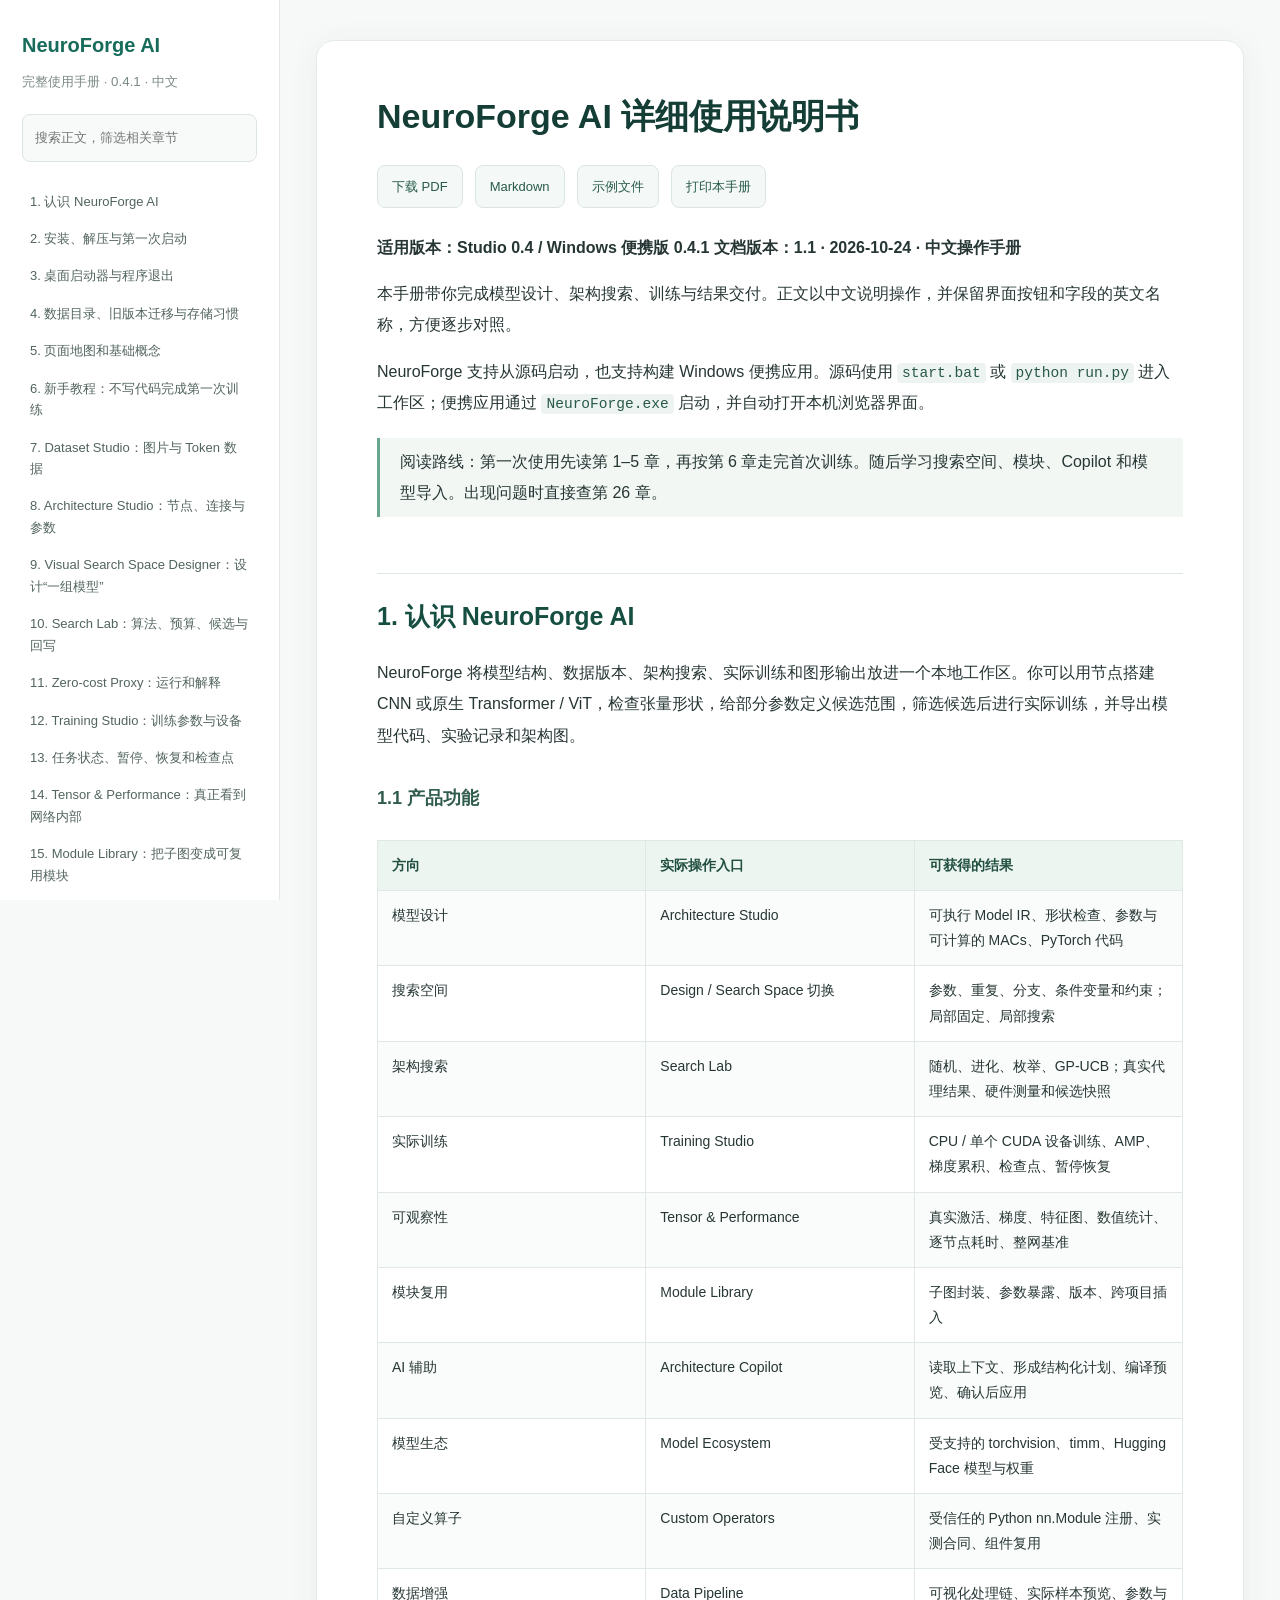
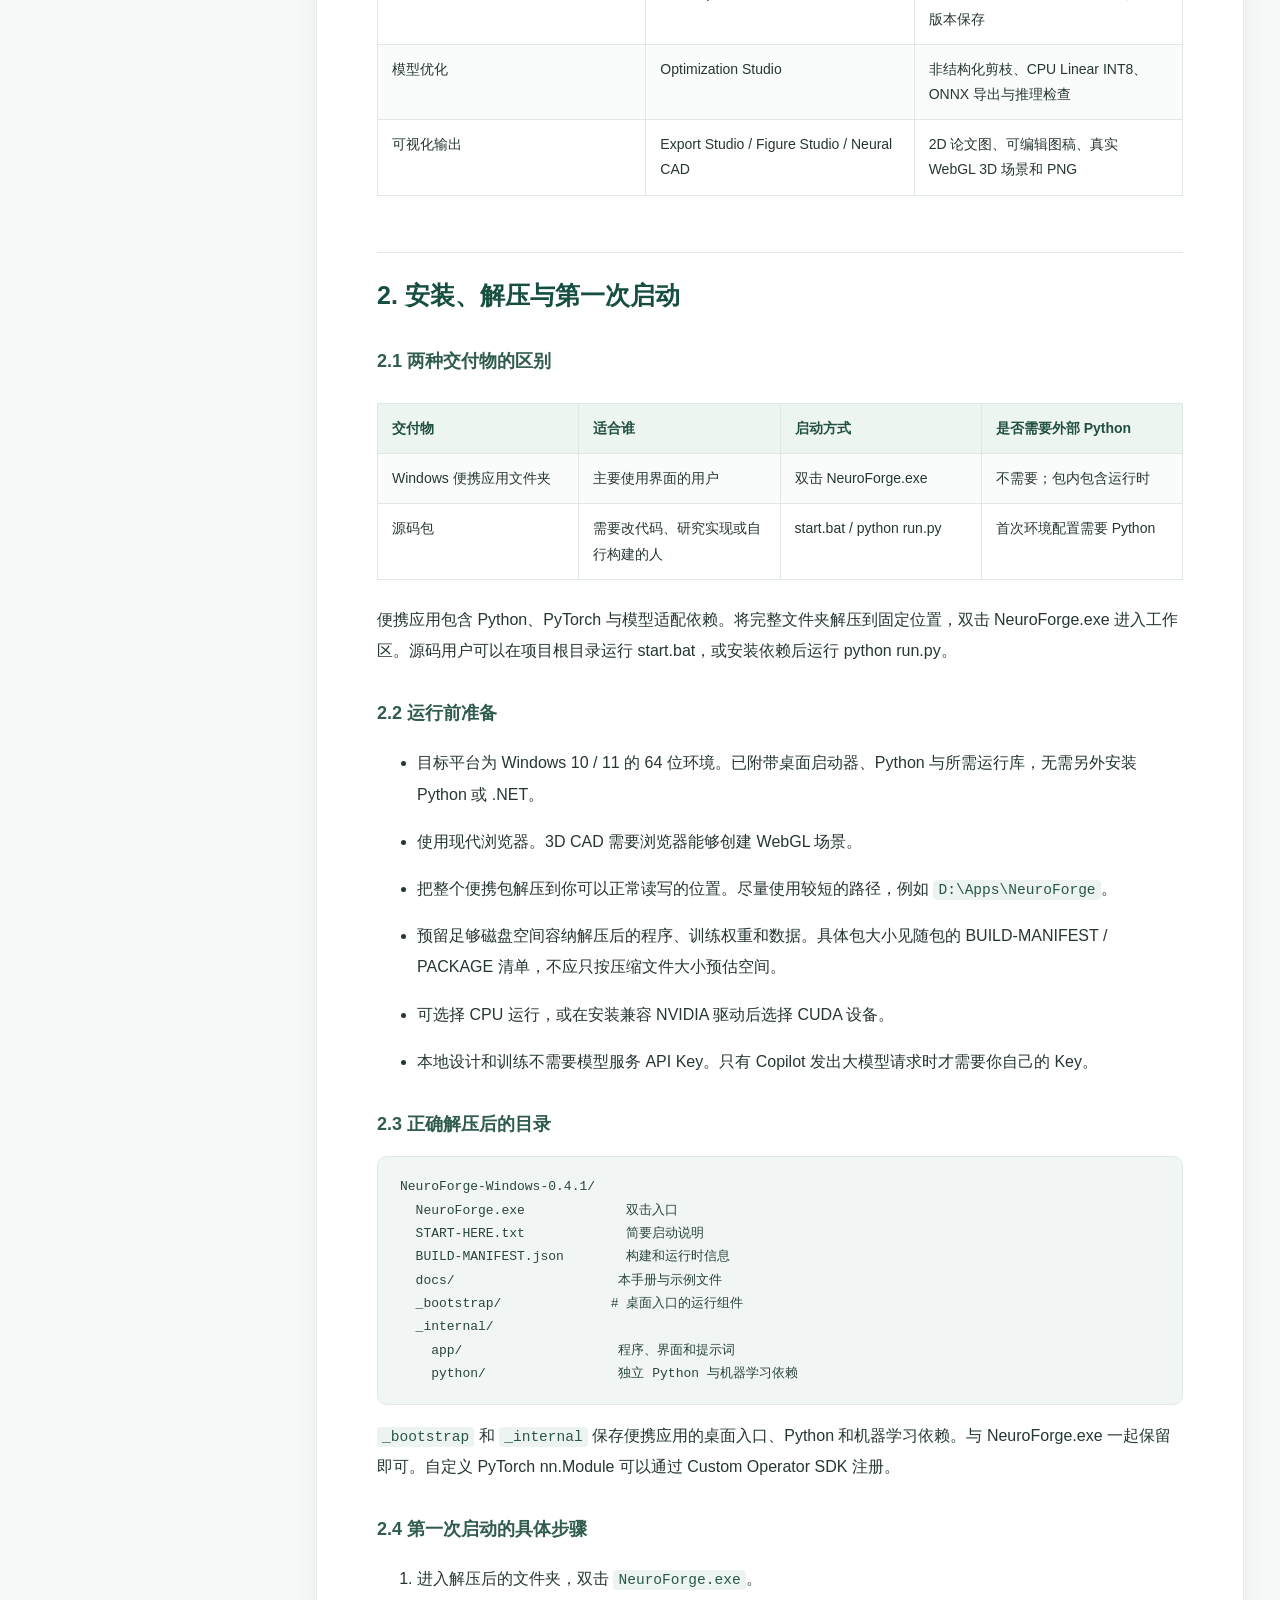
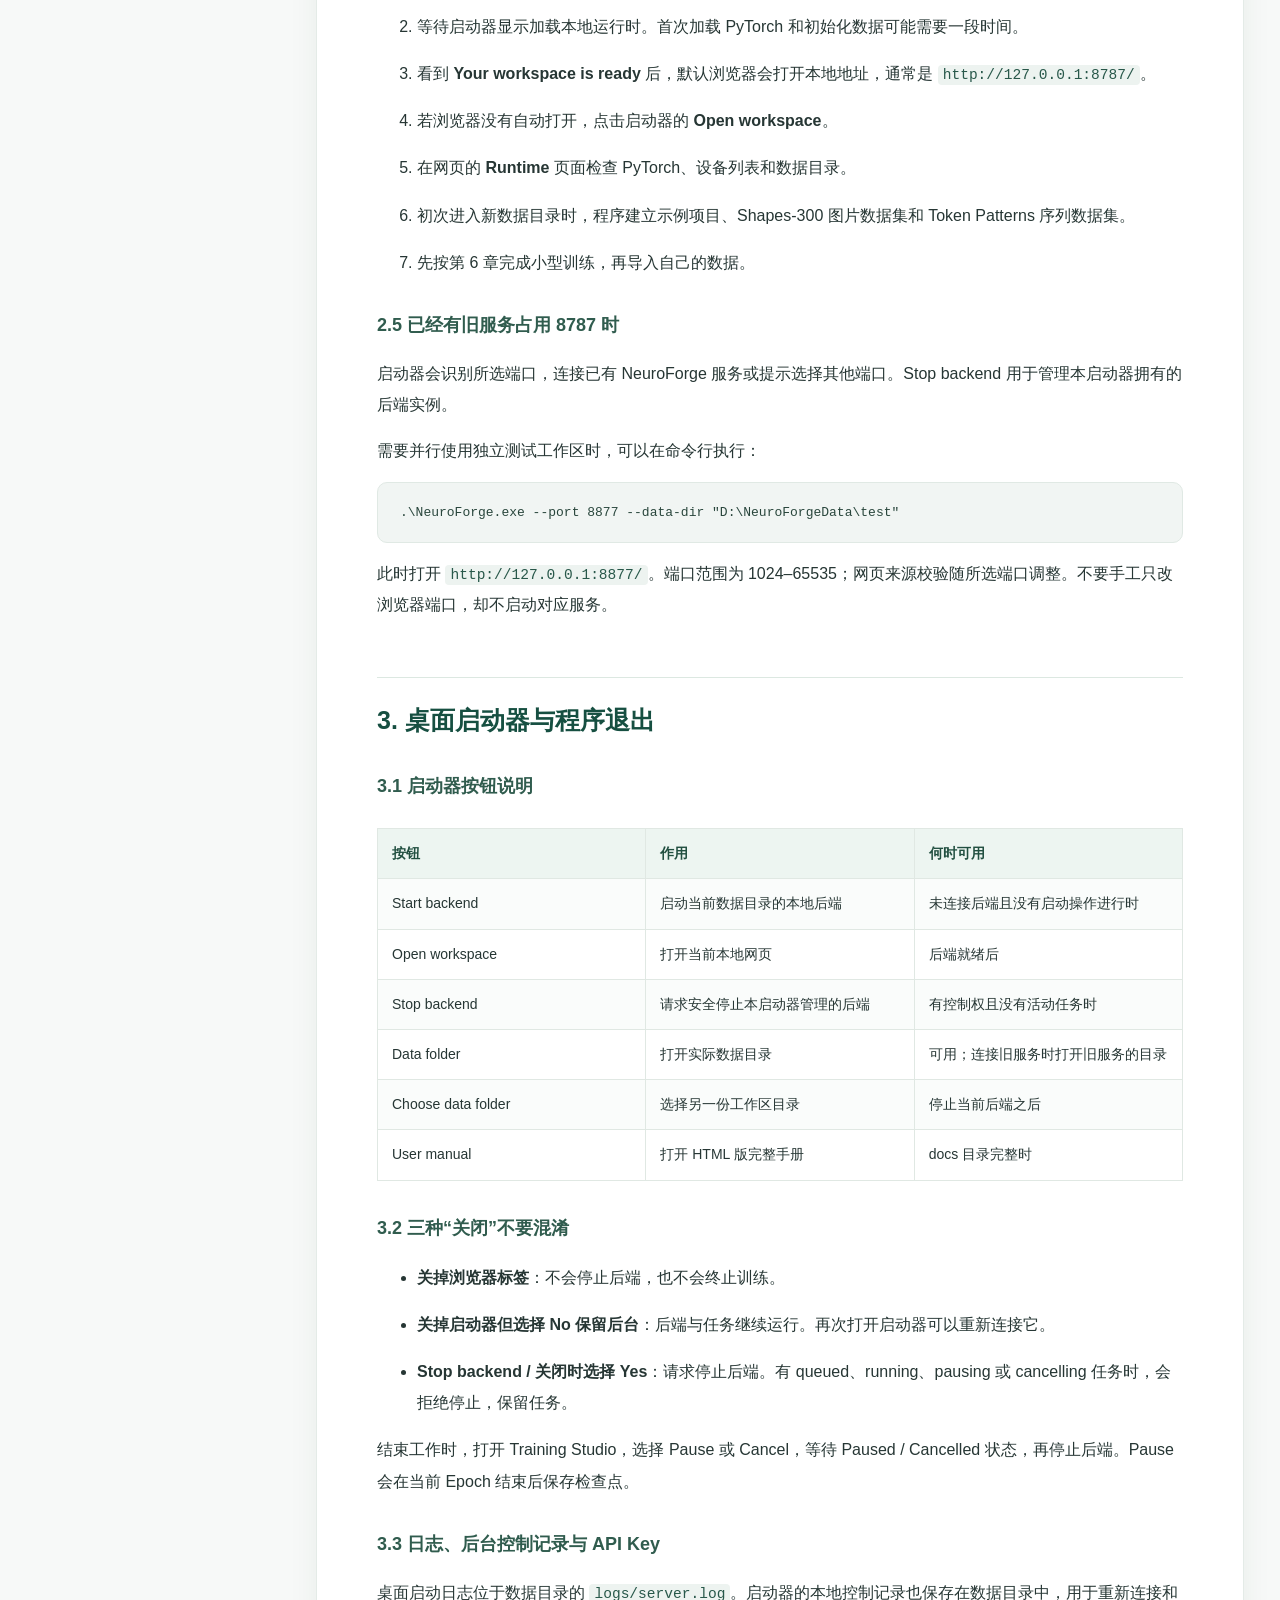
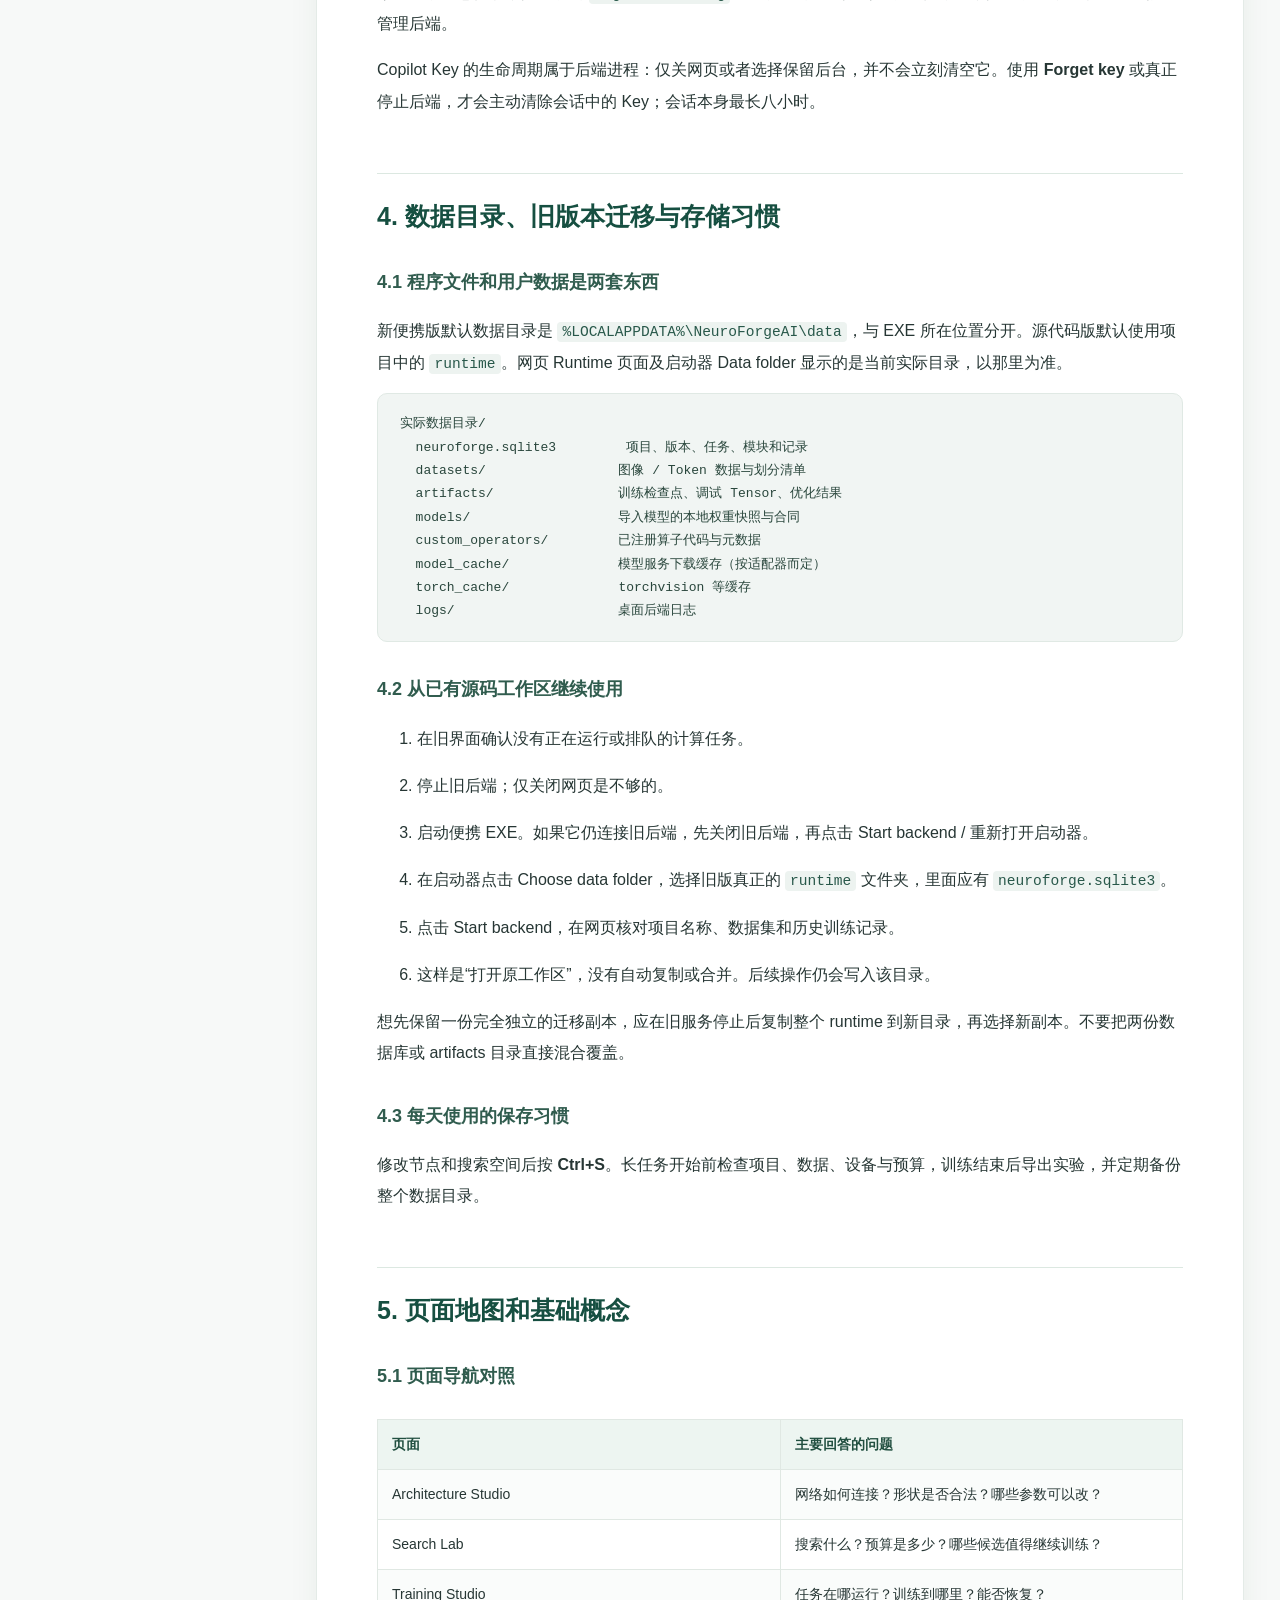
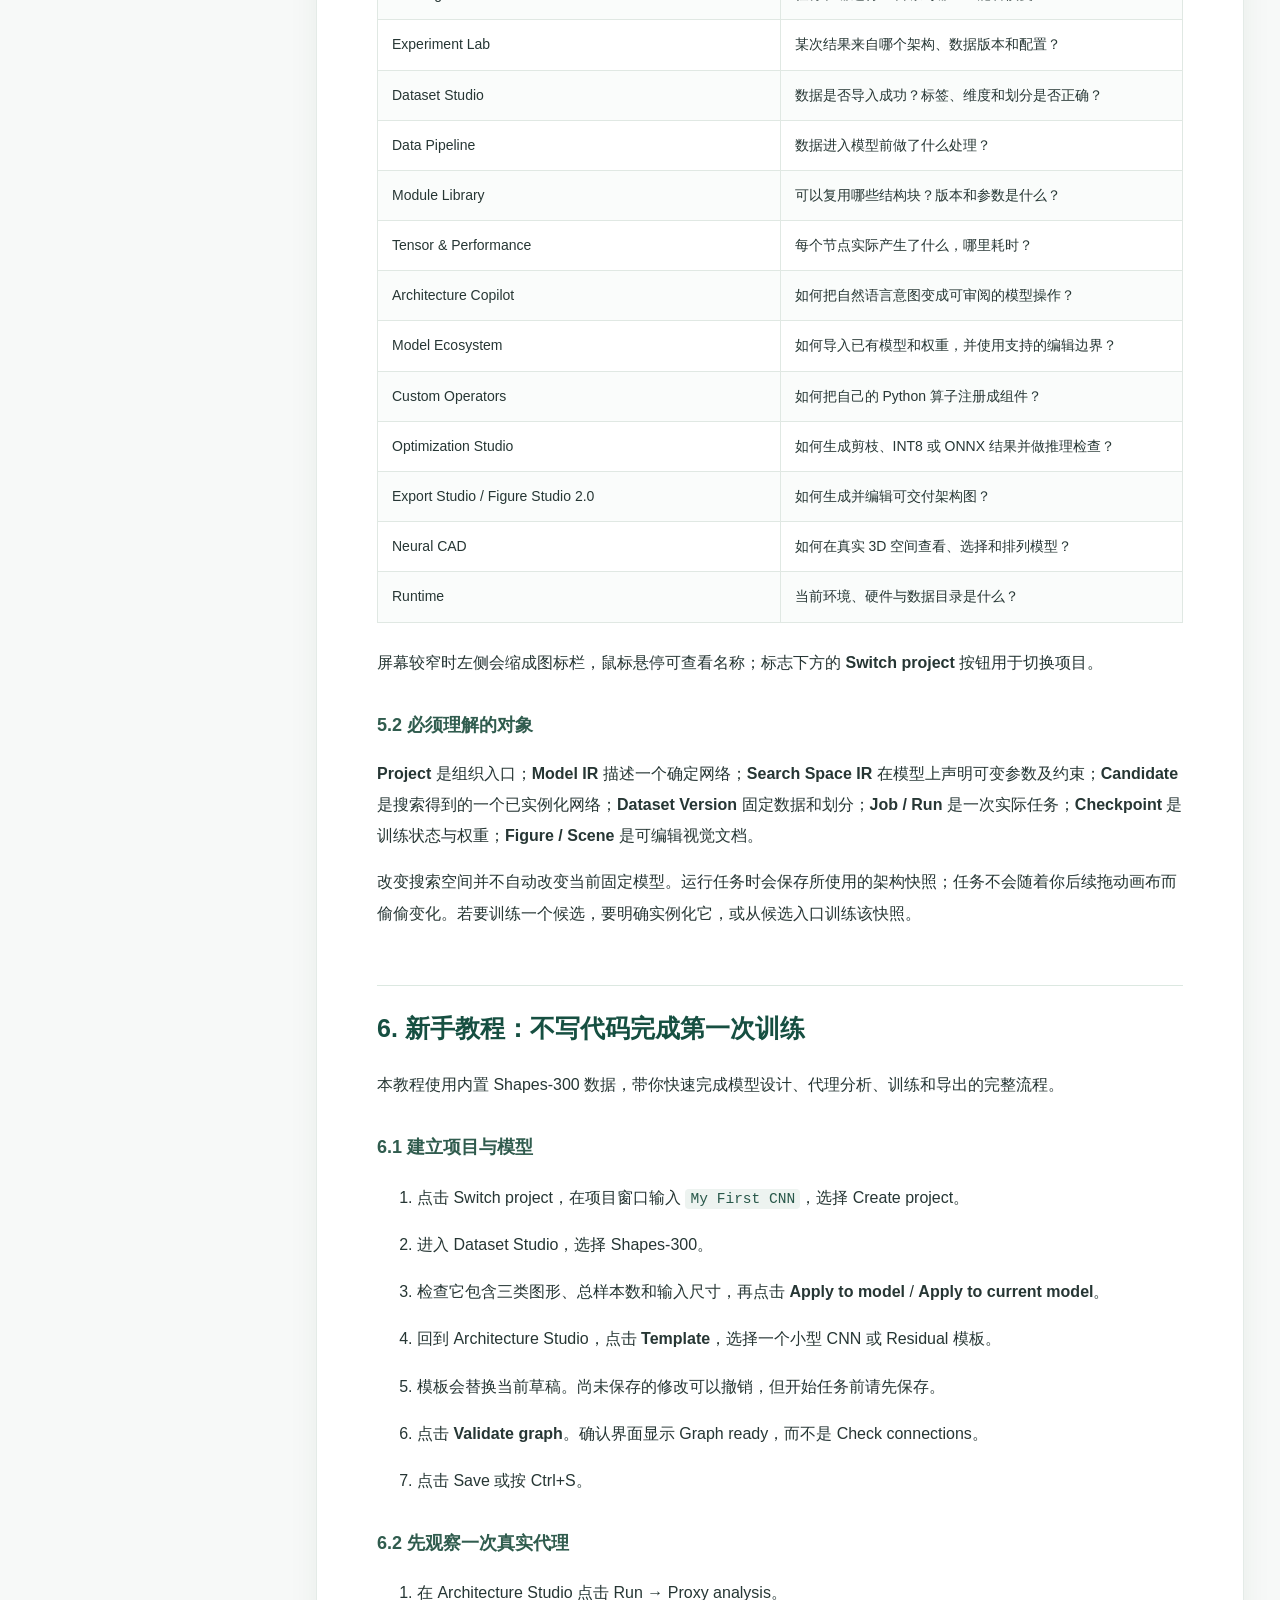
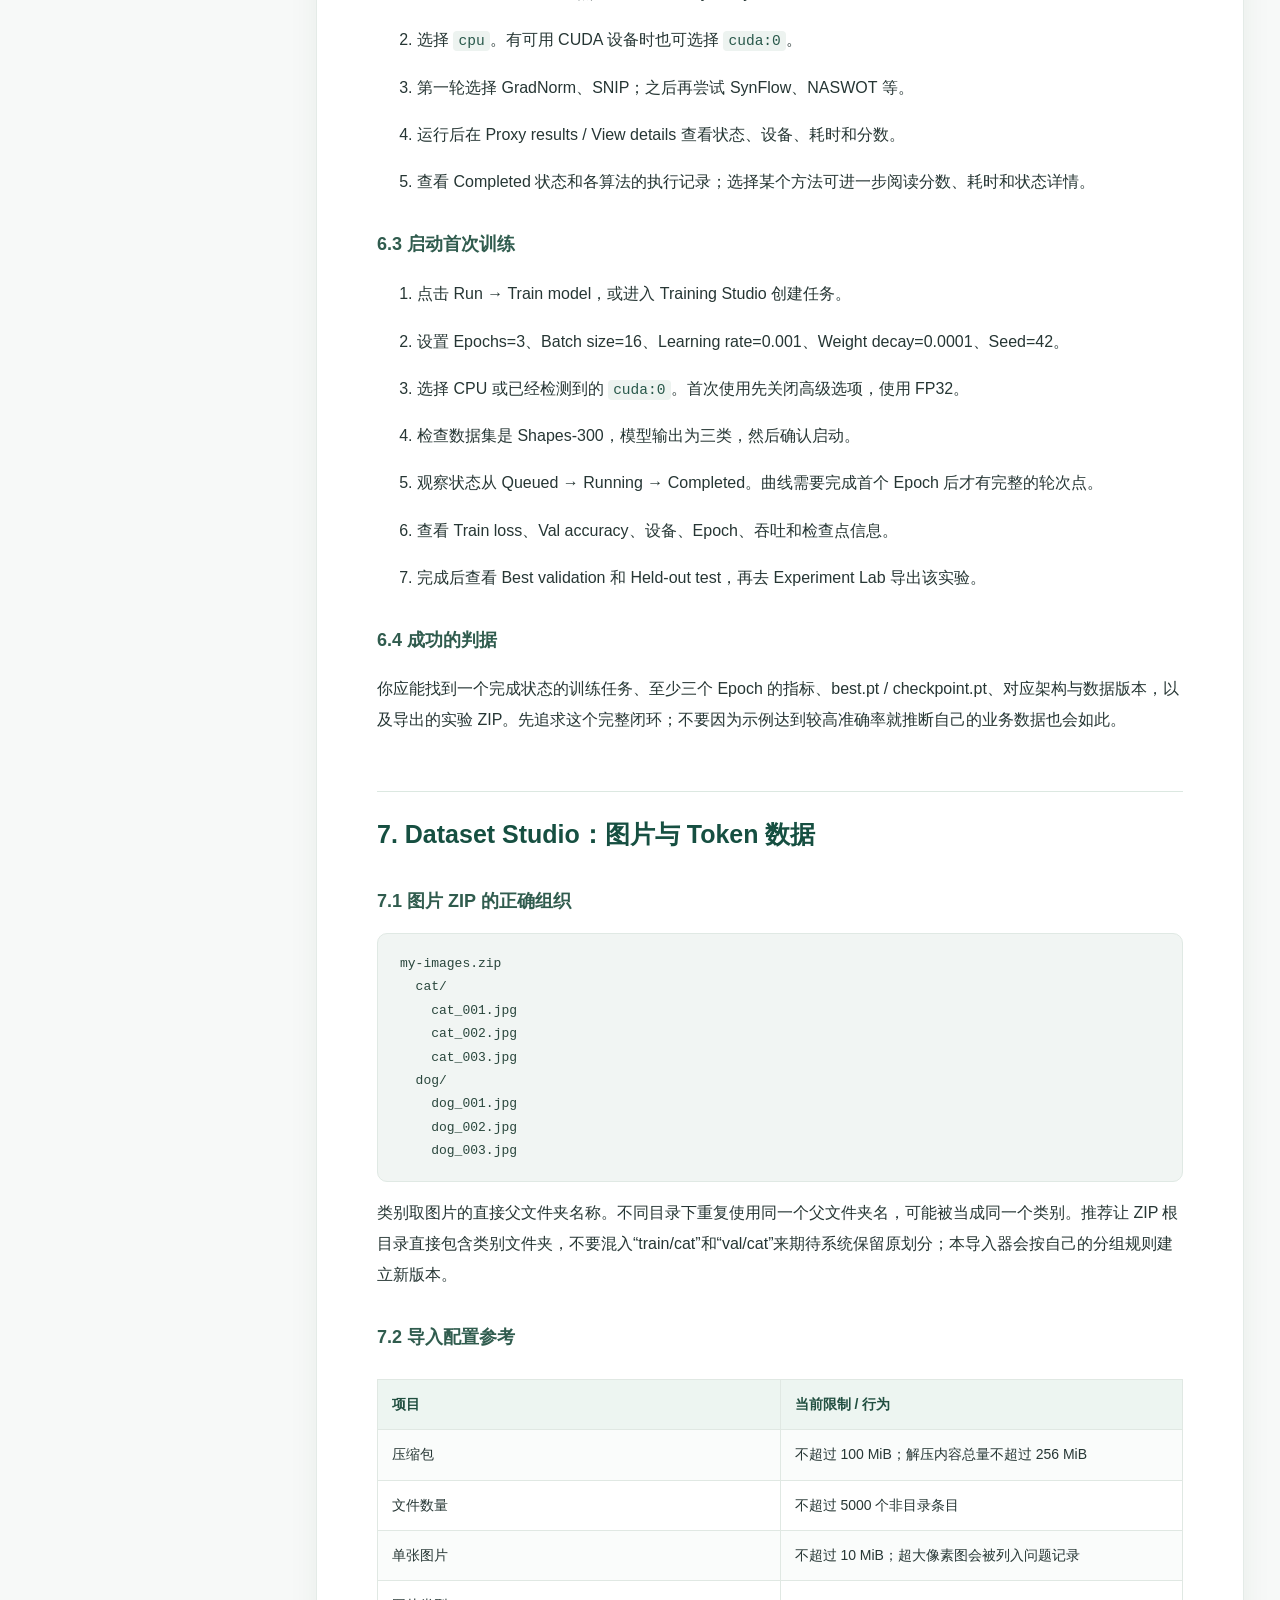
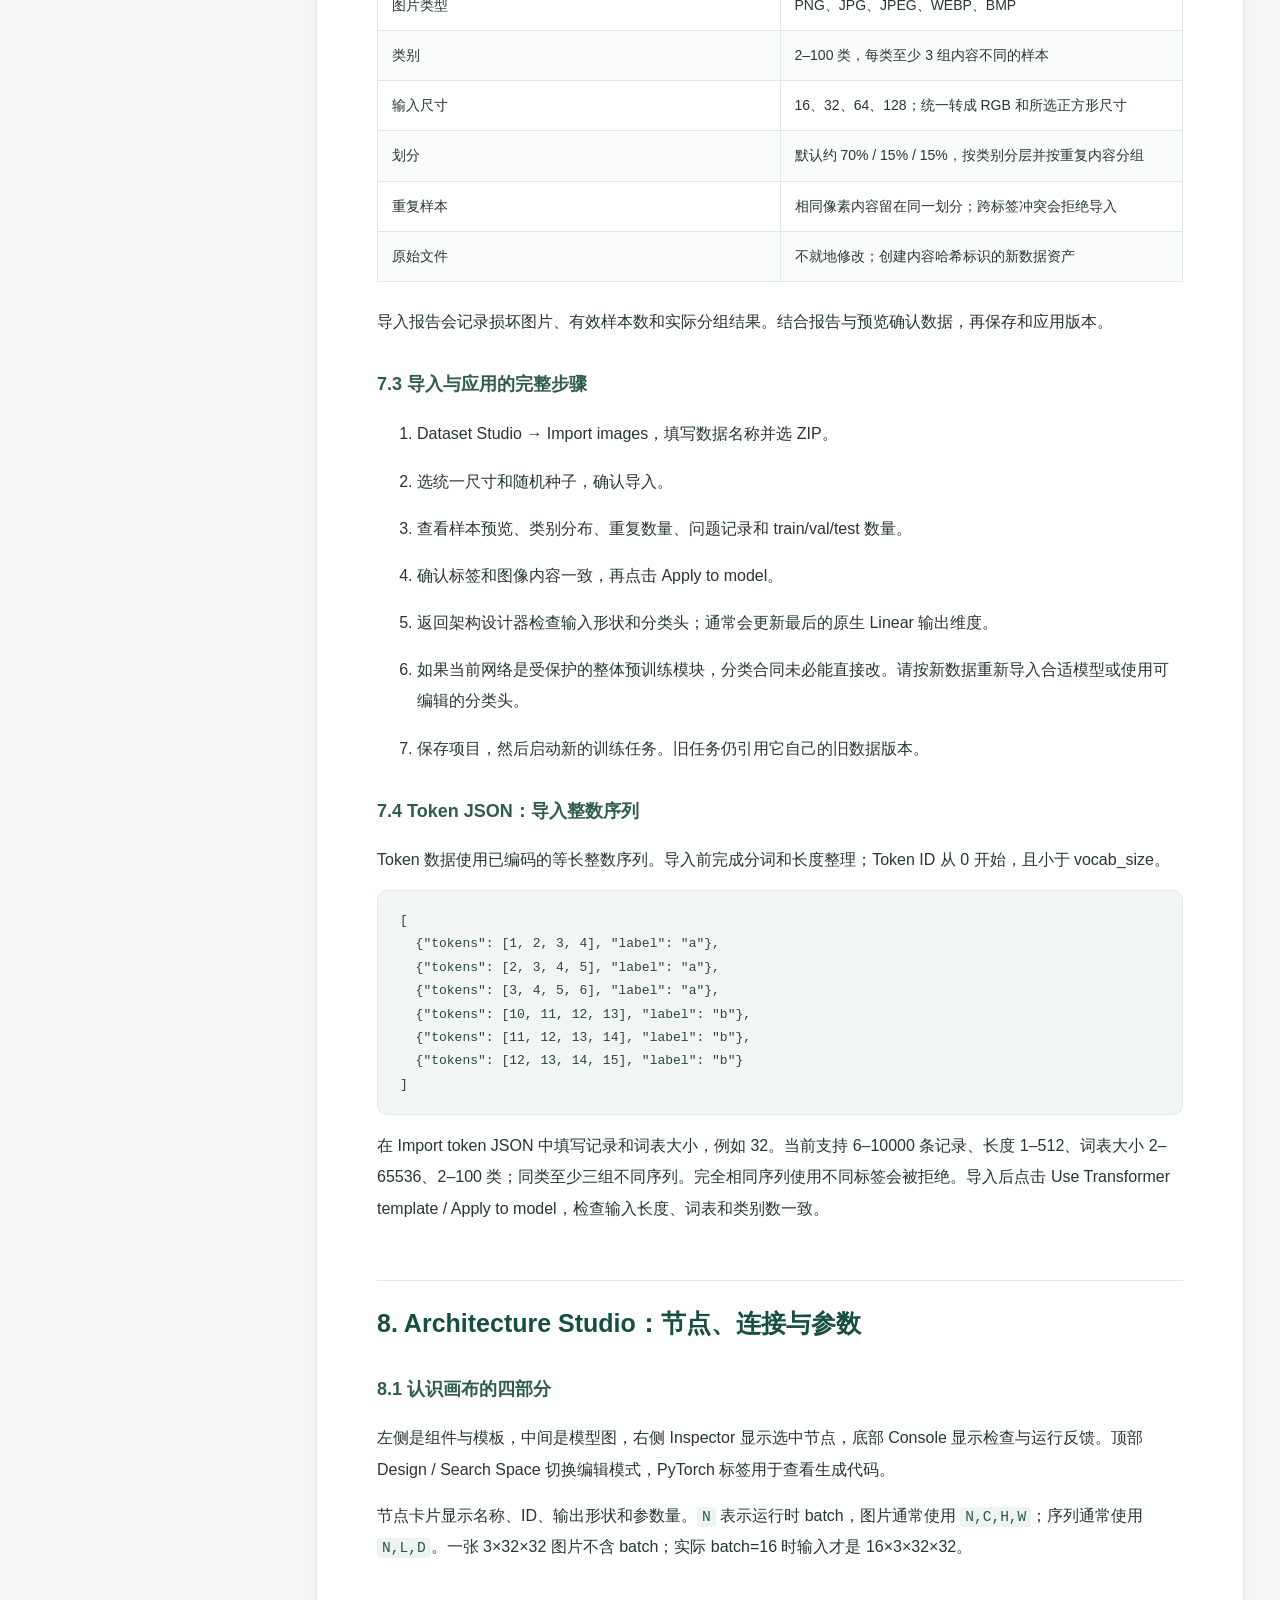
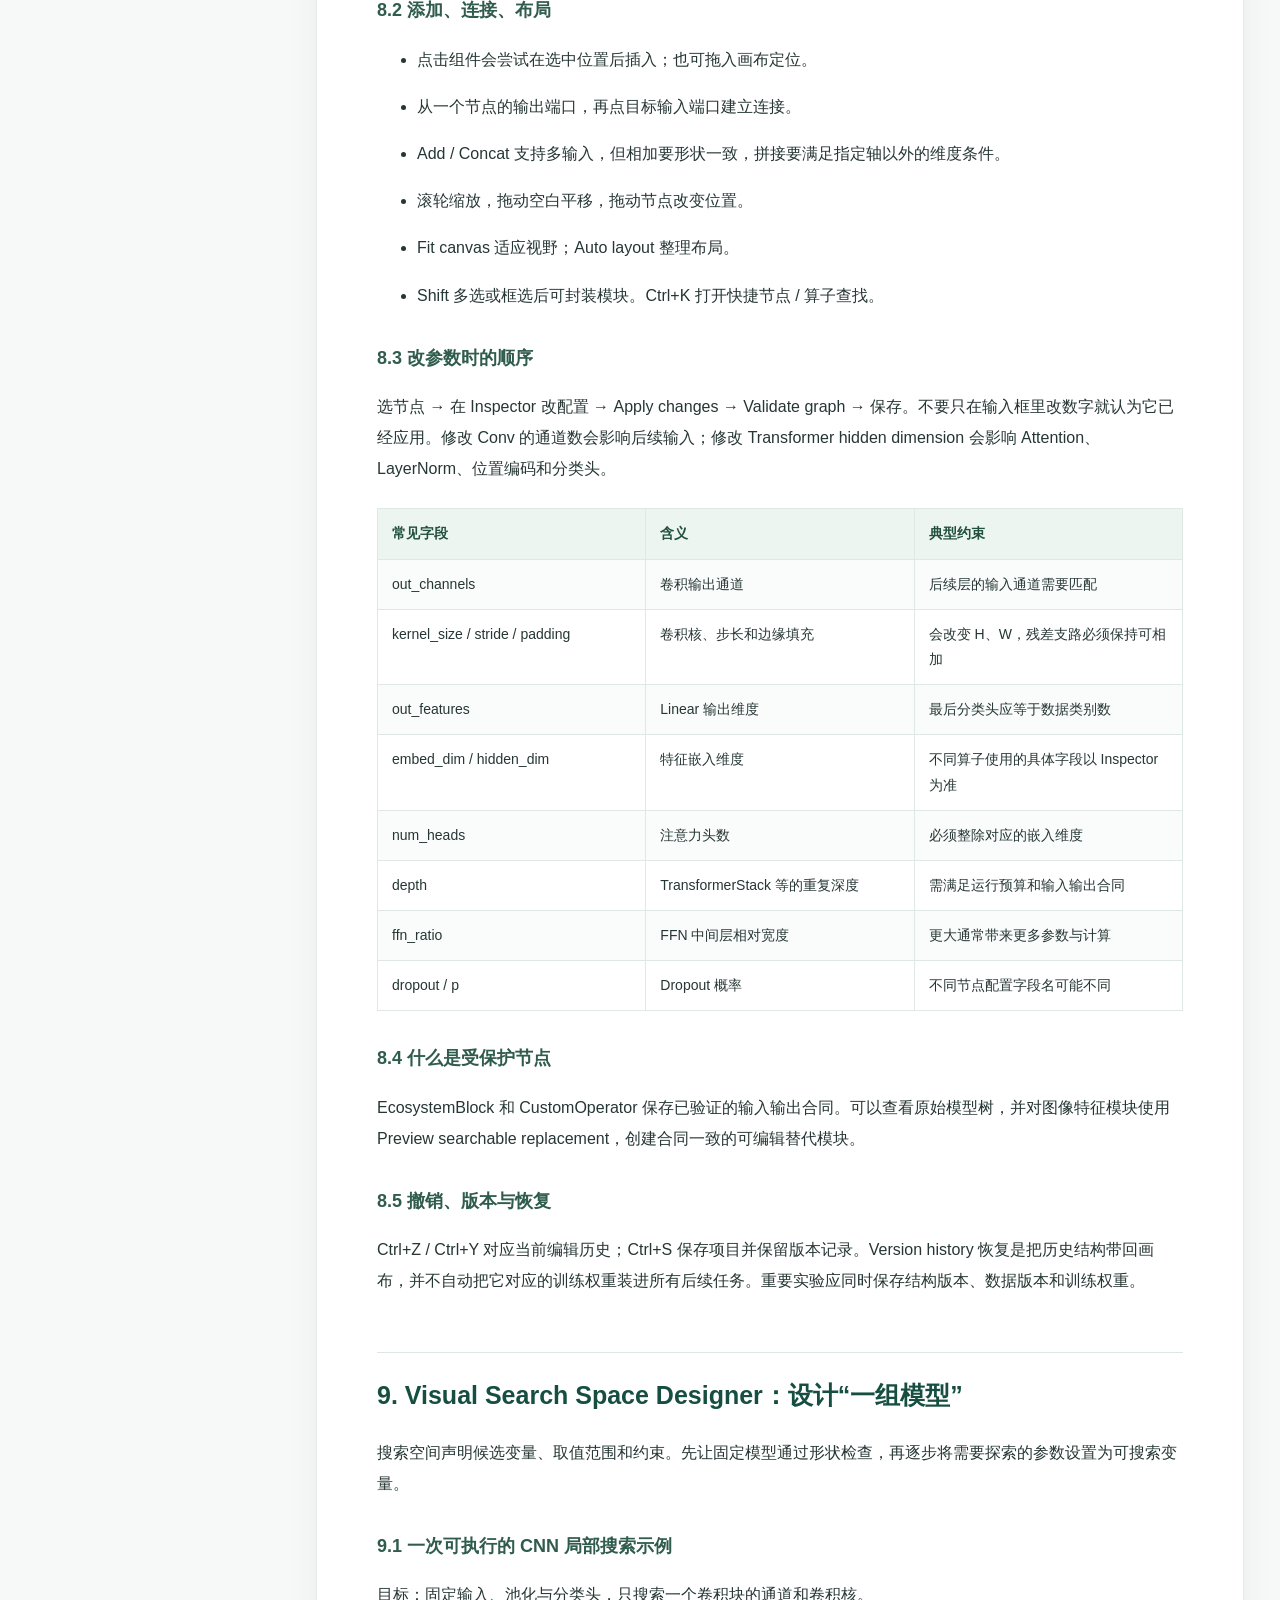
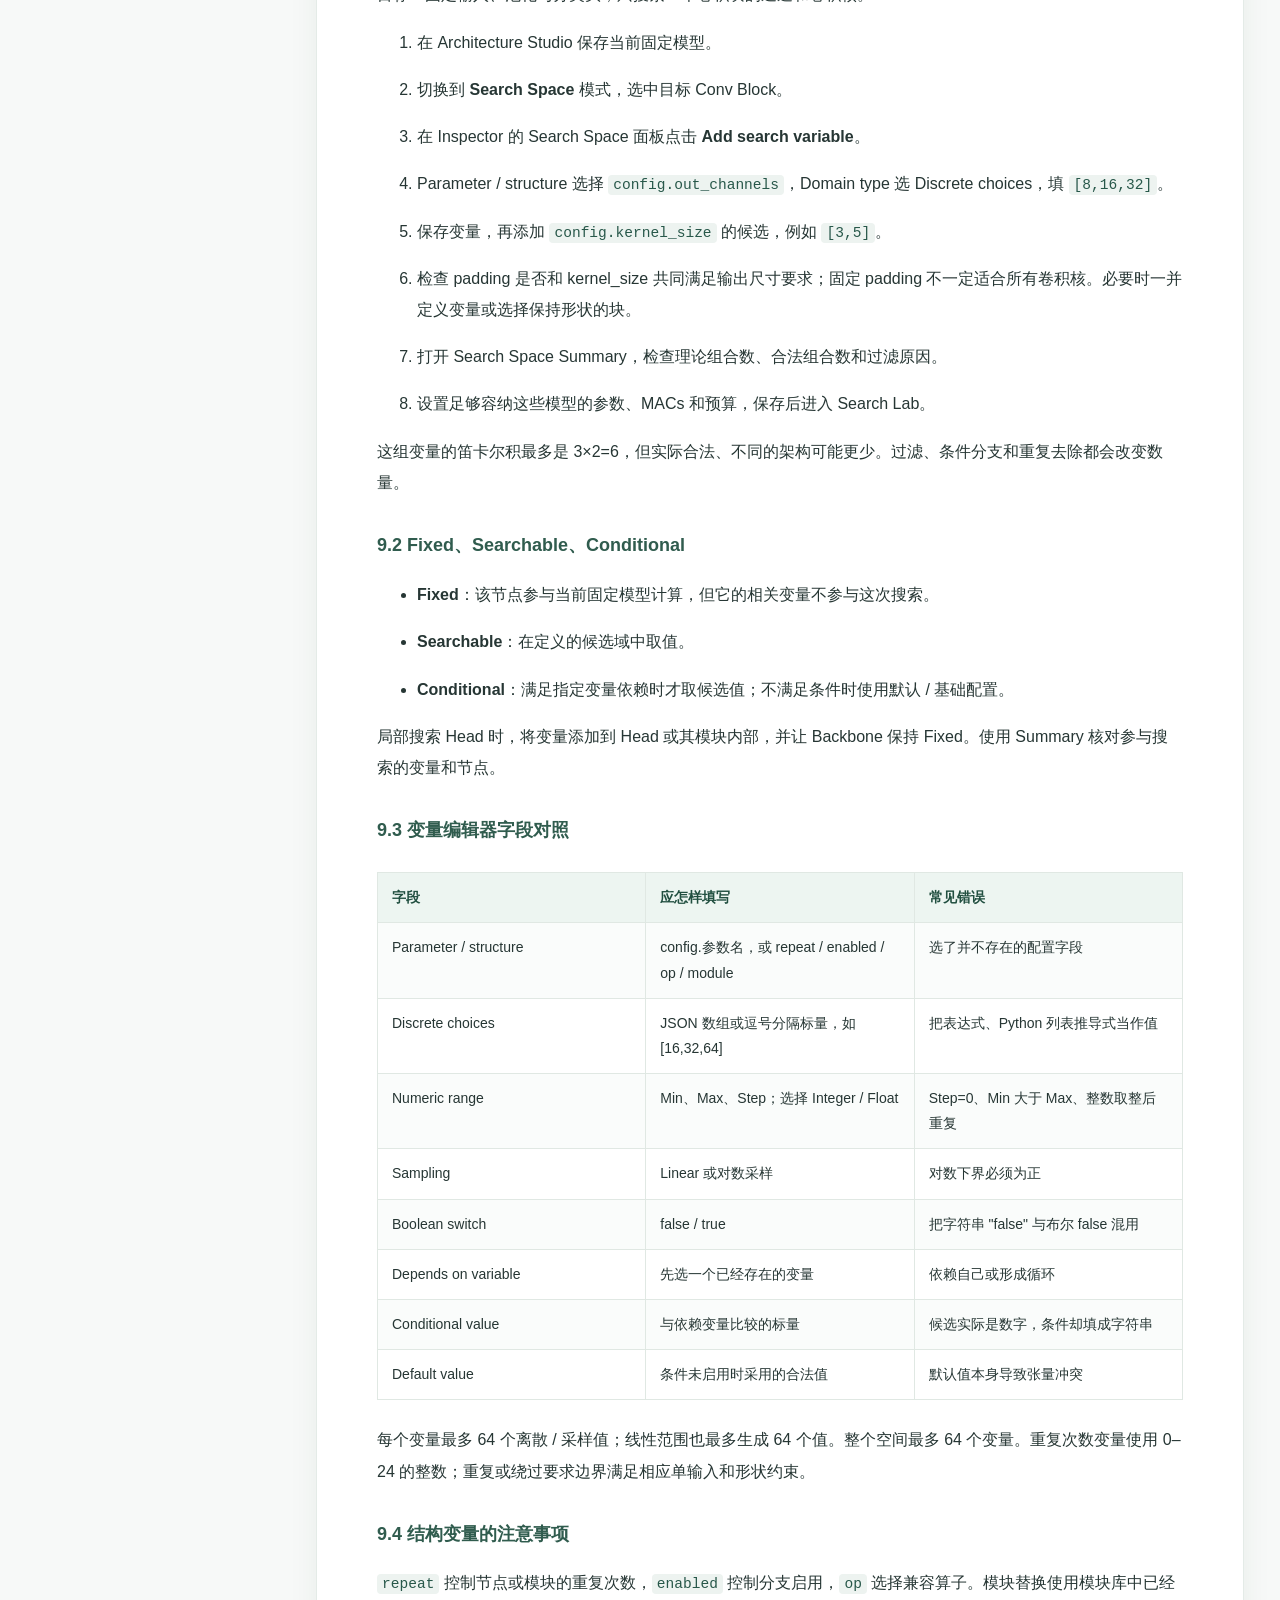
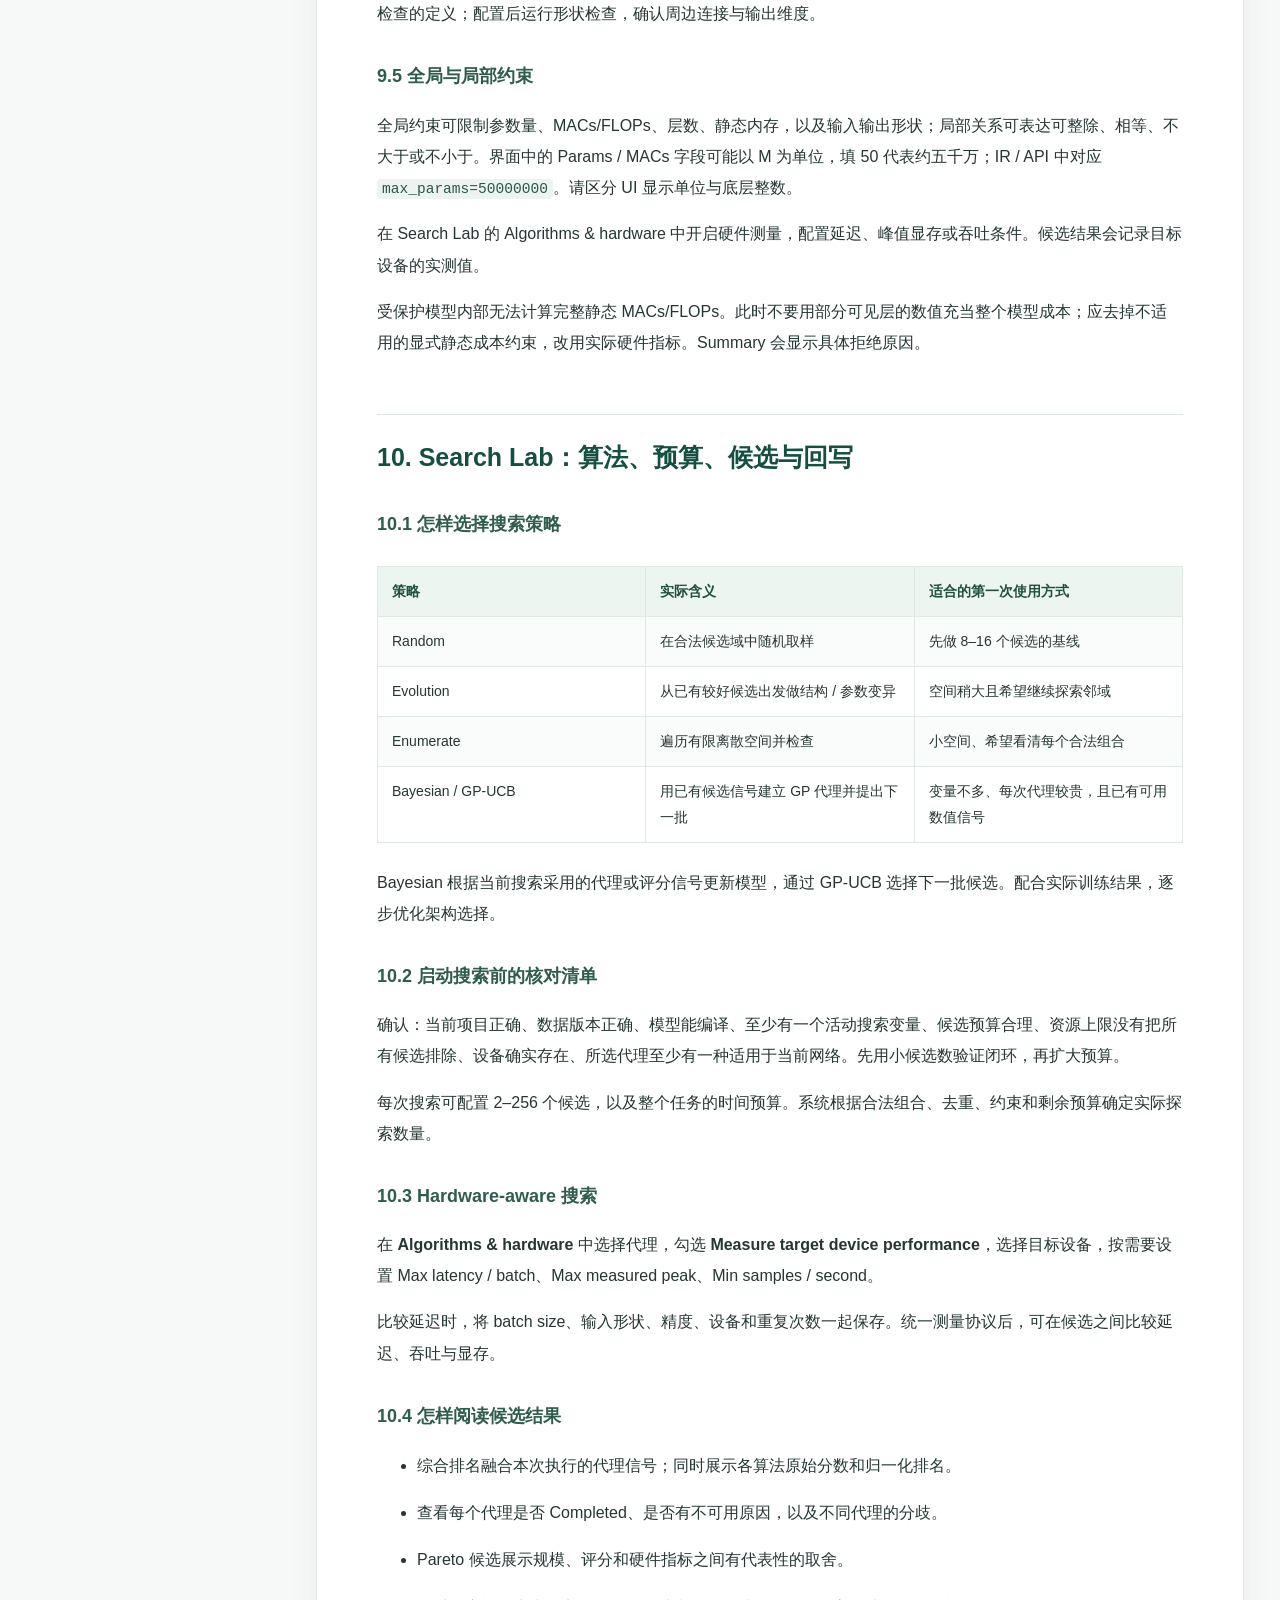
<file: docs/NeuroForge-User-Manual-zh-CN.html>
<!doctype html><html lang="zh-CN"><head><meta charset="utf-8"><meta name="viewport" content="width=device-width, initial-scale=1"><title>NeuroForge AI · 详细使用说明书</title><style>*{box-sizing:border-box}html{scroll-behavior:smooth;scroll-padding-top:30px}body{margin:0;color:#263634;background:#f7f9f8;font:16px/1.95 "Microsoft YaHei","Segoe UI",sans-serif}aside{position:fixed;inset:0 auto 0 0;width:280px;padding:26px 22px;background:#fff;border-right:1px solid #e2e9e6;overflow:auto}aside b{display:block;color:#176b5b;font-size:20px}aside small{color:#7b8a85}aside input{width:100%;margin:18px 0;padding:10px 12px;border:1px solid #dce5e0;border-radius:8px;background:#f8faf9;font:inherit;font-size:13px}nav a{display:block;font-size:13px;line-height:1.65;margin:6px 0;padding:5px 8px;border-radius:5px;color:#52645e;text-decoration:none}nav a:hover{background:#edf5f1;color:#176b5b}main{margin:40px 36px 80px 316px;max-width:1080px;background:white;padding:52px 60px;border:1px solid #e4ebe7;border-radius:18px;box-shadow:0 4px 30px #173a2510}h1{font-size:34px;line-height:1.4;color:#143e35;margin:0 0 24px}h2{font-size:25px;line-height:1.5;margin:56px 0 22px;padding-top:24px;border-top:1px solid #dce8e1;color:#164f41}h3{font-size:18px;color:#305c4e;margin:30px 0 14px}p{margin:15px 0}table{width:100%;border-collapse:collapse;margin:24px 0;font-size:14px;line-height:1.8;table-layout:fixed}th,td{border:1px solid #e0e8e3;text-align:left;vertical-align:top;padding:12px 14px;overflow-wrap:anywhere}th{background:#edf5f1;color:#214f40}tr:nth-child(even){background:#fafcfb}pre{background:#f1f5f3;padding:18px 22px;border-radius:10px;border:1px solid #e0e9e4;font:13px/1.8 Consolas,"Microsoft YaHei",monospace;white-space:pre-wrap;overflow-wrap:anywhere}code{background:#edf3f0;border-radius:4px;padding:2px 5px;font-size:.91em;color:#28584a}pre code{padding:0;background:none;color:#29463c;font-size:inherit}li{margin:8px 0}blockquote{border-left:3px solid #6aa58e;margin:20px 0;padding:8px 20px;background:#f2f7f4}.tools{display:flex;gap:12px;flex-wrap:wrap;margin:24px 0}.tools a,.tools button{font:inherit;font-size:13px;text-decoration:none;border:1px solid #dbe6df;background:#f4f8f6;border-radius:8px;color:#285b49;padding:8px 14px;cursor:pointer}.figure img{width:100%;max-width:800px;border:1px solid #e0e7e3;border-radius:12px}.figure figcaption{font-size:12px;color:#78897f}.match{background:#fff4c9}.notice{color:#5f776b;font-size:13px}@media(max-width:900px){aside{position:relative;width:auto;max-height:360px}main{margin:20px;padding:28px 20px}h1{font-size:26px}table{font-size:12px}th,td{padding:7px}}@media print{aside,.tools{display:none}body{background:white;font-size:10pt}main{margin:0;padding:0;border:0;box-shadow:none;max-width:none}h2{break-before:page}h2,h3{break-after:avoid}tr,pre,.figure{break-inside:avoid}a{color:inherit;text-decoration:none}}</style></head><body><aside><b>NeuroForge AI</b><small>完整使用手册 · 0.4.1 · 中文</small><input id="search" type="search" placeholder="搜索正文，筛选相关章节" aria-label="搜索手册正文"><nav><a href="#chapter-1">1. 认识 NeuroForge AI</a><a href="#chapter-2">2. 安装、解压与第一次启动</a><a href="#chapter-3">3. 桌面启动器与程序退出</a><a href="#chapter-4">4. 数据目录、旧版本迁移与存储习惯</a><a href="#chapter-5">5. 页面地图和基础概念</a><a href="#chapter-6">6. 新手教程：不写代码完成第一次训练</a><a href="#chapter-7">7. Dataset Studio：图片与 Token 数据</a><a href="#chapter-8">8. Architecture Studio：节点、连接与参数</a><a href="#chapter-9">9. Visual Search Space Designer：设计“一组模型”</a><a href="#chapter-10">10. Search Lab：算法、预算、候选与回写</a><a href="#chapter-11">11. Zero-cost Proxy：运行和解释</a><a href="#chapter-12">12. Training Studio：训练参数与设备</a><a href="#chapter-13">13. 任务状态、暂停、恢复和检查点</a><a href="#chapter-14">14. Tensor &amp; Performance：真正看到网络内部</a><a href="#chapter-15">15. Module Library：把子图变成可复用模块</a><a href="#chapter-16">16. Transformer / ViT：从模板到可搜索编码器</a><a href="#chapter-17">17. Architecture Copilot：配置自己的模型服务</a><a href="#chapter-18">18. Optimization Assistant：从目标到实测证据</a><a href="#chapter-19">19. Model Ecosystem：导入成熟网络与预训练权重</a><a href="#chapter-20">20. Code → Visual 与 Architecture Diff</a><a href="#chapter-21">21. Custom Operator SDK：自己的算子进入组件库</a><a href="#chapter-22">22. Experiment Lab：比较、记录与导出</a><a href="#chapter-23">23. Visual Data Pipeline：预处理与增强</a><a href="#chapter-24">24. Export Studio、Figure Studio 与 Neural CAD</a><a href="#chapter-25">25. Python SDK、CLI 与 API</a><a href="#chapter-26">26. 故障排查：从现象找到处理步骤</a><a href="#chapter-27">27. 备份、迁移、升级与卸载</a><a href="#chapter-28">28. 三条完整实战路线</a><a href="#chapter-29">29. 参数配置与术语速查</a><a href="#chapter-30">30. 验收清单、文件索引与参考</a></nav><p class="notice">全文搜索可使用 Ctrl+F。<br>本页面无需联网。</p></aside><main><h1>NeuroForge AI 详细使用说明书</h1><div class="tools"><a href="NeuroForge-User-Manual-zh-CN.pdf">下载 PDF</a><a href="NeuroForge-User-Manual-zh-CN.md">Markdown</a><a href="examples/README.txt">示例文件</a><button onclick="window.print()">打印本手册</button></div><p><strong>适用版本：Studio 0.4 / Windows 便携版 0.4.1</strong>   <strong>文档版本：1.1 · 2026-10-24 · 中文操作手册</strong></p><p>本手册带你完成模型设计、架构搜索、训练与结果交付。正文以中文说明操作，并保留界面按钮和字段的英文名称，方便逐步对照。</p><p>NeuroForge 支持从源码启动，也支持构建 Windows 便携应用。源码使用 <code>start.bat</code> 或 <code>python run.py</code> 进入工作区；便携应用通过 <code>NeuroForge.exe</code> 启动，并自动打开本机浏览器界面。</p><blockquote>阅读路线：第一次使用先读第 1–5 章，再按第 6 章走完首次训练。随后学习搜索空间、模块、Copilot 和模型导入。出现问题时直接查第 26 章。</blockquote><h2 id="chapter-1">1. 认识 NeuroForge AI</h2><p>NeuroForge 将模型结构、数据版本、架构搜索、实际训练和图形输出放进一个本地工作区。你可以用节点搭建 CNN 或原生 Transformer / ViT，检查张量形状，给部分参数定义候选范围，筛选候选后进行实际训练，并导出模型代码、实验记录和架构图。</p><h3>1.1 产品功能</h3><table><tr><th>方向</th><th>实际操作入口</th><th>可获得的结果</th></tr><tr><td>模型设计</td><td>Architecture Studio</td><td>可执行 Model IR、形状检查、参数与可计算的 MACs、PyTorch 代码</td></tr><tr><td>搜索空间</td><td>Design / Search Space 切换</td><td>参数、重复、分支、条件变量和约束；局部固定、局部搜索</td></tr><tr><td>架构搜索</td><td>Search Lab</td><td>随机、进化、枚举、GP-UCB；真实代理结果、硬件测量和候选快照</td></tr><tr><td>实际训练</td><td>Training Studio</td><td>CPU / 单个 CUDA 设备训练、AMP、梯度累积、检查点、暂停恢复</td></tr><tr><td>可观察性</td><td>Tensor &amp; Performance</td><td>真实激活、梯度、特征图、数值统计、逐节点耗时、整网基准</td></tr><tr><td>模块复用</td><td>Module Library</td><td>子图封装、参数暴露、版本、跨项目插入</td></tr><tr><td>AI 辅助</td><td>Architecture Copilot</td><td>读取上下文、形成结构化计划、编译预览、确认后应用</td></tr><tr><td>模型生态</td><td>Model Ecosystem</td><td>受支持的 torchvision、timm、Hugging Face 模型与权重</td></tr><tr><td>自定义算子</td><td>Custom Operators</td><td>受信任的 Python nn.Module 注册、实测合同、组件复用</td></tr><tr><td>数据增强</td><td>Data Pipeline</td><td>可视化处理链、实际样本预览、参数与版本保存</td></tr><tr><td>模型优化</td><td>Optimization Studio</td><td>非结构化剪枝、CPU Linear INT8、ONNX 导出与推理检查</td></tr><tr><td>可视化输出</td><td>Export Studio / Figure Studio / Neural CAD</td><td>2D 论文图、可编辑图稿、真实 WebGL 3D 场景和 PNG</td></tr></table><h2 id="chapter-2">2. 安装、解压与第一次启动</h2><h3>2.1 两种交付物的区别</h3><table><tr><th>交付物</th><th>适合谁</th><th>启动方式</th><th>是否需要外部 Python</th></tr><tr><td>Windows 便携应用文件夹</td><td>主要使用界面的用户</td><td>双击 NeuroForge.exe</td><td>不需要；包内包含运行时</td></tr><tr><td>源码包</td><td>需要改代码、研究实现或自行构建的人</td><td>start.bat / python run.py</td><td>首次环境配置需要 Python</td></tr></table><p>便携应用包含 Python、PyTorch 与模型适配依赖。将完整文件夹解压到固定位置，双击 NeuroForge.exe 进入工作区。源码用户可以在项目根目录运行 start.bat，或安装依赖后运行 python run.py。</p><h3>2.2 运行前准备</h3><ul><li>目标平台为 Windows 10 / 11 的 64 位环境。已附带桌面启动器、Python 与所需运行库，无需另外安装 Python 或 .NET。</li></ul><ul><li>使用现代浏览器。3D CAD 需要浏览器能够创建 WebGL 场景。</li></ul><ul><li>把整个便携包解压到你可以正常读写的位置。尽量使用较短的路径，例如 <code>D:\Apps\NeuroForge</code>。</li></ul><ul><li>预留足够磁盘空间容纳解压后的程序、训练权重和数据。具体包大小见随包的 BUILD-MANIFEST / PACKAGE 清单，不应只按压缩文件大小预估空间。</li></ul><ul><li>可选择 CPU 运行，或在安装兼容 NVIDIA 驱动后选择 CUDA 设备。</li></ul><ul><li>本地设计和训练不需要模型服务 API Key。只有 Copilot 发出大模型请求时才需要你自己的 Key。</li></ul><h3>2.3 正确解压后的目录</h3><pre><code>NeuroForge-Windows-0.4.1/
  NeuroForge.exe             双击入口
  START-HERE.txt             简要启动说明
  BUILD-MANIFEST.json        构建和运行时信息
  docs/                     本手册与示例文件
  _bootstrap/              # 桌面入口的运行组件
  _internal/
    app/                    程序、界面和提示词
    python/                 独立 Python 与机器学习依赖</code></pre><p><code>_bootstrap</code> 和 <code>_internal</code> 保存便携应用的桌面入口、Python 和机器学习依赖。与 NeuroForge.exe 一起保留即可。自定义 PyTorch nn.Module 可以通过 Custom Operator SDK 注册。</p><h3>2.4 第一次启动的具体步骤</h3><ol start="1"><li>进入解压后的文件夹，双击 <code>NeuroForge.exe</code>。</li></ol><ol start="2"><li>等待启动器显示加载本地运行时。首次加载 PyTorch 和初始化数据可能需要一段时间。</li></ol><ol start="3"><li>看到 <strong>Your workspace is ready</strong> 后，默认浏览器会打开本地地址，通常是 <code>http://127.0.0.1:8787/</code>。</li></ol><ol start="4"><li>若浏览器没有自动打开，点击启动器的 <strong>Open workspace</strong>。</li></ol><ol start="5"><li>在网页的 <strong>Runtime</strong> 页面检查 PyTorch、设备列表和数据目录。</li></ol><ol start="6"><li>初次进入新数据目录时，程序建立示例项目、Shapes-300 图片数据集和 Token Patterns 序列数据集。</li></ol><ol start="7"><li>先按第 6 章完成小型训练，再导入自己的数据。</li></ol><h3>2.5 已经有旧服务占用 8787 时</h3><p>启动器会识别所选端口，连接已有 NeuroForge 服务或提示选择其他端口。Stop backend 用于管理本启动器拥有的后端实例。</p><p>需要并行使用独立测试工作区时，可以在命令行执行：</p><pre><code>.\NeuroForge.exe --port 8877 --data-dir &quot;D:\NeuroForgeData\test&quot;</code></pre><p>此时打开 <code>http://127.0.0.1:8877/</code>。端口范围为 1024–65535；网页来源校验随所选端口调整。不要手工只改浏览器端口，却不启动对应服务。</p><h2 id="chapter-3">3. 桌面启动器与程序退出</h2><h3>3.1 启动器按钮说明</h3><table><tr><th>按钮</th><th>作用</th><th>何时可用</th></tr><tr><td>Start backend</td><td>启动当前数据目录的本地后端</td><td>未连接后端且没有启动操作进行时</td></tr><tr><td>Open workspace</td><td>打开当前本地网页</td><td>后端就绪后</td></tr><tr><td>Stop backend</td><td>请求安全停止本启动器管理的后端</td><td>有控制权且没有活动任务时</td></tr><tr><td>Data folder</td><td>打开实际数据目录</td><td>可用；连接旧服务时打开旧服务的目录</td></tr><tr><td>Choose data folder</td><td>选择另一份工作区目录</td><td>停止当前后端之后</td></tr><tr><td>User manual</td><td>打开 HTML 版完整手册</td><td>docs 目录完整时</td></tr></table><h3>3.2 三种“关闭”不要混淆</h3><ul><li><strong>关掉浏览器标签</strong>：不会停止后端，也不会终止训练。</li></ul><ul><li><strong>关掉启动器但选择 No 保留后台</strong>：后端与任务继续运行。再次打开启动器可以重新连接它。</li></ul><ul><li><strong>Stop backend / 关闭时选择 Yes</strong>：请求停止后端。有 queued、running、pausing 或 cancelling 任务时，会拒绝停止，保留任务。</li></ul><p>结束工作时，打开 Training Studio，选择 Pause 或 Cancel，等待 Paused / Cancelled 状态，再停止后端。Pause 会在当前 Epoch 结束后保存检查点。</p><h3>3.3 日志、后台控制记录与 API Key</h3><p>桌面启动日志位于数据目录的 <code>logs/server.log</code>。启动器的本地控制记录也保存在数据目录中，用于重新连接和管理后端。</p><p>Copilot Key 的生命周期属于后端进程：仅关网页或者选择保留后台，并不会立刻清空它。使用 <strong>Forget key</strong> 或真正停止后端，才会主动清除会话中的 Key；会话本身最长八小时。</p><h2 id="chapter-4">4. 数据目录、旧版本迁移与存储习惯</h2><h3>4.1 程序文件和用户数据是两套东西</h3><p>新便携版默认数据目录是 <code>%LOCALAPPDATA%\NeuroForgeAI\data</code>，与 EXE 所在位置分开。源代码版默认使用项目中的 <code>runtime</code>。网页 Runtime 页面及启动器 Data folder 显示的是当前实际目录，以那里为准。</p><pre><code>实际数据目录/
  neuroforge.sqlite3         项目、版本、任务、模块和记录
  datasets/                 图像 / Token 数据与划分清单
  artifacts/                训练检查点、调试 Tensor、优化结果
  models/                   导入模型的本地权重快照与合同
  custom_operators/         已注册算子代码与元数据
  model_cache/              模型服务下载缓存（按适配器而定）
  torch_cache/              torchvision 等缓存
  logs/                     桌面后端日志</code></pre><h3>4.2 从已有源码工作区继续使用</h3><ol start="1"><li>在旧界面确认没有正在运行或排队的计算任务。</li></ol><ol start="2"><li>停止旧后端；仅关闭网页是不够的。</li></ol><ol start="3"><li>启动便携 EXE。如果它仍连接旧后端，先关闭旧后端，再点击 Start backend / 重新打开启动器。</li></ol><ol start="4"><li>在启动器点击 Choose data folder，选择旧版真正的 <code>runtime</code> 文件夹，里面应有 <code>neuroforge.sqlite3</code>。</li></ol><ol start="5"><li>点击 Start backend，在网页核对项目名称、数据集和历史训练记录。</li></ol><ol start="6"><li>这样是“打开原工作区”，没有自动复制或合并。后续操作仍会写入该目录。</li></ol><p>想先保留一份完全独立的迁移副本，应在旧服务停止后复制整个 runtime 到新目录，再选择新副本。不要把两份数据库或 artifacts 目录直接混合覆盖。</p><h3>4.3 每天使用的保存习惯</h3><p>修改节点和搜索空间后按 <strong>Ctrl+S</strong>。长任务开始前检查项目、数据、设备与预算，训练结束后导出实验，并定期备份整个数据目录。</p><h2 id="chapter-5">5. 页面地图和基础概念</h2><h3>5.1 页面导航对照</h3><table><tr><th>页面</th><th>主要回答的问题</th></tr><tr><td>Architecture Studio</td><td>网络如何连接？形状是否合法？哪些参数可以改？</td></tr><tr><td>Search Lab</td><td>搜索什么？预算是多少？哪些候选值得继续训练？</td></tr><tr><td>Training Studio</td><td>任务在哪运行？训练到哪里？能否恢复？</td></tr><tr><td>Experiment Lab</td><td>某次结果来自哪个架构、数据版本和配置？</td></tr><tr><td>Dataset Studio</td><td>数据是否导入成功？标签、维度和划分是否正确？</td></tr><tr><td>Data Pipeline</td><td>数据进入模型前做了什么处理？</td></tr><tr><td>Module Library</td><td>可以复用哪些结构块？版本和参数是什么？</td></tr><tr><td>Tensor &amp; Performance</td><td>每个节点实际产生了什么，哪里耗时？</td></tr><tr><td>Architecture Copilot</td><td>如何把自然语言意图变成可审阅的模型操作？</td></tr><tr><td>Model Ecosystem</td><td>如何导入已有模型和权重，并使用支持的编辑边界？</td></tr><tr><td>Custom Operators</td><td>如何把自己的 Python 算子注册成组件？</td></tr><tr><td>Optimization Studio</td><td>如何生成剪枝、INT8 或 ONNX 结果并做推理检查？</td></tr><tr><td>Export Studio / Figure Studio 2.0</td><td>如何生成并编辑可交付架构图？</td></tr><tr><td>Neural CAD</td><td>如何在真实 3D 空间查看、选择和排列模型？</td></tr><tr><td>Runtime</td><td>当前环境、硬件与数据目录是什么？</td></tr></table><p>屏幕较窄时左侧会缩成图标栏，鼠标悬停可查看名称；标志下方的 <strong>Switch project</strong> 按钮用于切换项目。</p><h3>5.2 必须理解的对象</h3><p><strong>Project</strong> 是组织入口；<strong>Model IR</strong> 描述一个确定网络；<strong>Search Space IR</strong> 在模型上声明可变参数及约束；<strong>Candidate</strong> 是搜索得到的一个已实例化网络；<strong>Dataset Version</strong> 固定数据和划分；<strong>Job / Run</strong> 是一次实际任务；<strong>Checkpoint</strong> 是训练状态与权重；<strong>Figure / Scene</strong> 是可编辑视觉文档。</p><p>改变搜索空间并不自动改变当前固定模型。运行任务时会保存所使用的架构快照；任务不会随着你后续拖动画布而偷偷变化。若要训练一个候选，要明确实例化它，或从候选入口训练该快照。</p><h2 id="chapter-6">6. 新手教程：不写代码完成第一次训练</h2><p>本教程使用内置 Shapes-300 数据，带你快速完成模型设计、代理分析、训练和导出的完整流程。</p><h3>6.1 建立项目与模型</h3><ol start="1"><li>点击 Switch project，在项目窗口输入 <code>My First CNN</code>，选择 Create project。</li></ol><ol start="2"><li>进入 Dataset Studio，选择 Shapes-300。</li></ol><ol start="3"><li>检查它包含三类图形、总样本数和输入尺寸，再点击 <strong>Apply to model</strong> / <strong>Apply to current model</strong>。</li></ol><ol start="4"><li>回到 Architecture Studio，点击 <strong>Template</strong>，选择一个小型 CNN 或 Residual 模板。</li></ol><ol start="5"><li>模板会替换当前草稿。尚未保存的修改可以撤销，但开始任务前请先保存。</li></ol><ol start="6"><li>点击 <strong>Validate graph</strong>。确认界面显示 Graph ready，而不是 Check connections。</li></ol><ol start="7"><li>点击 Save 或按 Ctrl+S。</li></ol><h3>6.2 先观察一次真实代理</h3><ol start="1"><li>在 Architecture Studio 点击 Run → Proxy analysis。</li></ol><ol start="2"><li>选择 <code>cpu</code>。有可用 CUDA 设备时也可选择 <code>cuda:0</code>。</li></ol><ol start="3"><li>第一轮选择 GradNorm、SNIP；之后再尝试 SynFlow、NASWOT 等。</li></ol><ol start="4"><li>运行后在 Proxy results / View details 查看状态、设备、耗时和分数。</li></ol><ol start="5"><li>查看 Completed 状态和各算法的执行记录；选择某个方法可进一步阅读分数、耗时和状态详情。</li></ol><h3>6.3 启动首次训练</h3><ol start="1"><li>点击 Run → Train model，或进入 Training Studio 创建任务。</li></ol><ol start="2"><li>设置 Epochs=3、Batch size=16、Learning rate=0.001、Weight decay=0.0001、Seed=42。</li></ol><ol start="3"><li>选择 CPU 或已经检测到的 <code>cuda:0</code>。首次使用先关闭高级选项，使用 FP32。</li></ol><ol start="4"><li>检查数据集是 Shapes-300，模型输出为三类，然后确认启动。</li></ol><ol start="5"><li>观察状态从 Queued → Running → Completed。曲线需要完成首个 Epoch 后才有完整的轮次点。</li></ol><ol start="6"><li>查看 Train loss、Val accuracy、设备、Epoch、吞吐和检查点信息。</li></ol><ol start="7"><li>完成后查看 Best validation 和 Held-out test，再去 Experiment Lab 导出该实验。</li></ol><h3>6.4 成功的判据</h3><p>你应能找到一个完成状态的训练任务、至少三个 Epoch 的指标、best.pt / checkpoint.pt、对应架构与数据版本，以及导出的实验 ZIP。先追求这个完整闭环；不要因为示例达到较高准确率就推断自己的业务数据也会如此。</p><h2 id="chapter-7">7. Dataset Studio：图片与 Token 数据</h2><h3>7.1 图片 ZIP 的正确组织</h3><pre><code>my-images.zip
  cat/
    cat_001.jpg
    cat_002.jpg
    cat_003.jpg
  dog/
    dog_001.jpg
    dog_002.jpg
    dog_003.jpg</code></pre><p>类别取图片的直接父文件夹名称。不同目录下重复使用同一个父文件夹名，可能被当成同一个类别。推荐让 ZIP 根目录直接包含类别文件夹，不要混入“train/cat”和“val/cat”来期待系统保留原划分；本导入器会按自己的分组规则建立新版本。</p><h3>7.2 导入配置参考</h3><table><tr><th>项目</th><th>当前限制 / 行为</th></tr><tr><td>压缩包</td><td>不超过 100 MiB；解压内容总量不超过 256 MiB</td></tr><tr><td>文件数量</td><td>不超过 5000 个非目录条目</td></tr><tr><td>单张图片</td><td>不超过 10 MiB；超大像素图会被列入问题记录</td></tr><tr><td>图片类型</td><td>PNG、JPG、JPEG、WEBP、BMP</td></tr><tr><td>类别</td><td>2–100 类，每类至少 3 组内容不同的样本</td></tr><tr><td>输入尺寸</td><td>16、32、64、128；统一转成 RGB 和所选正方形尺寸</td></tr><tr><td>划分</td><td>默认约 70% / 15% / 15%，按类别分层并按重复内容分组</td></tr><tr><td>重复样本</td><td>相同像素内容留在同一划分；跨标签冲突会拒绝导入</td></tr><tr><td>原始文件</td><td>不就地修改；创建内容哈希标识的新数据资产</td></tr></table><p>导入报告会记录损坏图片、有效样本数和实际分组结果。结合报告与预览确认数据，再保存和应用版本。</p><h3>7.3 导入与应用的完整步骤</h3><ol start="1"><li>Dataset Studio → Import images，填写数据名称并选 ZIP。</li></ol><ol start="2"><li>选统一尺寸和随机种子，确认导入。</li></ol><ol start="3"><li>查看样本预览、类别分布、重复数量、问题记录和 train/val/test 数量。</li></ol><ol start="4"><li>确认标签和图像内容一致，再点击 Apply to model。</li></ol><ol start="5"><li>返回架构设计器检查输入形状和分类头；通常会更新最后的原生 Linear 输出维度。</li></ol><ol start="6"><li>如果当前网络是受保护的整体预训练模块，分类合同未必能直接改。请按新数据重新导入合适模型或使用可编辑的分类头。</li></ol><ol start="7"><li>保存项目，然后启动新的训练任务。旧任务仍引用它自己的旧数据版本。</li></ol><h3>7.4 Token JSON：导入整数序列</h3><p>Token 数据使用已编码的等长整数序列。导入前完成分词和长度整理；Token ID 从 0 开始，且小于 vocab_size。</p><pre><code>[
  {&quot;tokens&quot;: [1, 2, 3, 4], &quot;label&quot;: &quot;a&quot;},
  {&quot;tokens&quot;: [2, 3, 4, 5], &quot;label&quot;: &quot;a&quot;},
  {&quot;tokens&quot;: [3, 4, 5, 6], &quot;label&quot;: &quot;a&quot;},
  {&quot;tokens&quot;: [10, 11, 12, 13], &quot;label&quot;: &quot;b&quot;},
  {&quot;tokens&quot;: [11, 12, 13, 14], &quot;label&quot;: &quot;b&quot;},
  {&quot;tokens&quot;: [12, 13, 14, 15], &quot;label&quot;: &quot;b&quot;}
]</code></pre><p>在 Import token JSON 中填写记录和词表大小，例如 32。当前支持 6–10000 条记录、长度 1–512、词表大小 2–65536、2–100 类；同类至少三组不同序列。完全相同序列使用不同标签会被拒绝。导入后点击 Use Transformer template / Apply to model，检查输入长度、词表和类别数一致。</p><h2 id="chapter-8">8. Architecture Studio：节点、连接与参数</h2><h3>8.1 认识画布的四部分</h3><p>左侧是组件与模板，中间是模型图，右侧 Inspector 显示选中节点，底部 Console 显示检查与运行反馈。顶部 Design / Search Space 切换编辑模式，PyTorch 标签用于查看生成代码。</p><p>节点卡片显示名称、ID、输出形状和参数量。<code>N</code> 表示运行时 batch，图片通常使用 <code>N,C,H,W</code>；序列通常使用 <code>N,L,D</code>。一张 3×32×32 图片不含 batch；实际 batch=16 时输入才是 16×3×32×32。</p><h3>8.2 添加、连接、布局</h3><ul><li>点击组件会尝试在选中位置后插入；也可拖入画布定位。</li></ul><ul><li>从一个节点的输出端口，再点目标输入端口建立连接。</li></ul><ul><li>Add / Concat 支持多输入，但相加要形状一致，拼接要满足指定轴以外的维度条件。</li></ul><ul><li>滚轮缩放，拖动空白平移，拖动节点改变位置。</li></ul><ul><li>Fit canvas 适应视野；Auto layout 整理布局。</li></ul><ul><li>Shift 多选或框选后可封装模块。Ctrl+K 打开快捷节点 / 算子查找。</li></ul><h3>8.3 改参数时的顺序</h3><p>选节点 → 在 Inspector 改配置 → Apply changes → Validate graph → 保存。不要只在输入框里改数字就认为它已经应用。修改 Conv 的通道数会影响后续输入；修改 Transformer hidden dimension 会影响 Attention、LayerNorm、位置编码和分类头。</p><table><tr><th>常见字段</th><th>含义</th><th>典型约束</th></tr><tr><td>out_channels</td><td>卷积输出通道</td><td>后续层的输入通道需要匹配</td></tr><tr><td>kernel_size / stride / padding</td><td>卷积核、步长和边缘填充</td><td>会改变 H、W，残差支路必须保持可相加</td></tr><tr><td>out_features</td><td>Linear 输出维度</td><td>最后分类头应等于数据类别数</td></tr><tr><td>embed_dim / hidden_dim</td><td>特征嵌入维度</td><td>不同算子使用的具体字段以 Inspector 为准</td></tr><tr><td>num_heads</td><td>注意力头数</td><td>必须整除对应的嵌入维度</td></tr><tr><td>depth</td><td>TransformerStack 等的重复深度</td><td>需满足运行预算和输入输出合同</td></tr><tr><td>ffn_ratio</td><td>FFN 中间层相对宽度</td><td>更大通常带来更多参数与计算</td></tr><tr><td>dropout / p</td><td>Dropout 概率</td><td>不同节点配置字段名可能不同</td></tr></table><h3>8.4 什么是受保护节点</h3><p>EcosystemBlock 和 CustomOperator 保存已验证的输入输出合同。可以查看原始模型树，并对图像特征模块使用 Preview searchable replacement，创建合同一致的可编辑替代模块。</p><h3>8.5 撤销、版本与恢复</h3><p>Ctrl+Z / Ctrl+Y 对应当前编辑历史；Ctrl+S 保存项目并保留版本记录。Version history 恢复是把历史结构带回画布，并不自动把它对应的训练权重装进所有后续任务。重要实验应同时保存结构版本、数据版本和训练权重。</p><h2 id="chapter-9">9. Visual Search Space Designer：设计“一组模型”</h2><p>搜索空间声明候选变量、取值范围和约束。先让固定模型通过形状检查，再逐步将需要探索的参数设置为可搜索变量。</p><h3>9.1 一次可执行的 CNN 局部搜索示例</h3><p>目标：固定输入、池化与分类头，只搜索一个卷积块的通道和卷积核。</p><ol start="1"><li>在 Architecture Studio 保存当前固定模型。</li></ol><ol start="2"><li>切换到 <strong>Search Space</strong> 模式，选中目标 Conv Block。</li></ol><ol start="3"><li>在 Inspector 的 Search Space 面板点击 <strong>Add search variable</strong>。</li></ol><ol start="4"><li>Parameter / structure 选择 <code>config.out_channels</code>，Domain type 选 Discrete choices，填 <code>[8,16,32]</code>。</li></ol><ol start="5"><li>保存变量，再添加 <code>config.kernel_size</code> 的候选，例如 <code>[3,5]</code>。</li></ol><ol start="6"><li>检查 padding 是否和 kernel_size 共同满足输出尺寸要求；固定 padding 不一定适合所有卷积核。必要时一并定义变量或选择保持形状的块。</li></ol><ol start="7"><li>打开 Search Space Summary，检查理论组合数、合法组合数和过滤原因。</li></ol><ol start="8"><li>设置足够容纳这些模型的参数、MACs 和预算，保存后进入 Search Lab。</li></ol><p>这组变量的笛卡尔积最多是 3×2=6，但实际合法、不同的架构可能更少。过滤、条件分支和重复去除都会改变数量。</p><h3>9.2 Fixed、Searchable、Conditional</h3><ul><li><strong>Fixed</strong>：该节点参与当前固定模型计算，但它的相关变量不参与这次搜索。</li></ul><ul><li><strong>Searchable</strong>：在定义的候选域中取值。</li></ul><ul><li><strong>Conditional</strong>：满足指定变量依赖时才取候选值；不满足条件时使用默认 / 基础配置。</li></ul><p>局部搜索 Head 时，将变量添加到 Head 或其模块内部，并让 Backbone 保持 Fixed。使用 Summary 核对参与搜索的变量和节点。</p><h3>9.3 变量编辑器字段对照</h3><table><tr><th>字段</th><th>应怎样填写</th><th>常见错误</th></tr><tr><td>Parameter / structure</td><td>config.参数名，或 repeat / enabled / op / module</td><td>选了并不存在的配置字段</td></tr><tr><td>Discrete choices</td><td>JSON 数组或逗号分隔标量，如 [16,32,64]</td><td>把表达式、Python 列表推导式当作值</td></tr><tr><td>Numeric range</td><td>Min、Max、Step；选择 Integer / Float</td><td>Step=0、Min 大于 Max、整数取整后重复</td></tr><tr><td>Sampling</td><td>Linear 或对数采样</td><td>对数下界必须为正</td></tr><tr><td>Boolean switch</td><td>false / true</td><td>把字符串 &quot;false&quot; 与布尔 false 混用</td></tr><tr><td>Depends on variable</td><td>先选一个已经存在的变量</td><td>依赖自己或形成循环</td></tr><tr><td>Conditional value</td><td>与依赖变量比较的标量</td><td>候选实际是数字，条件却填成字符串</td></tr><tr><td>Default value</td><td>条件未启用时采用的合法值</td><td>默认值本身导致张量冲突</td></tr></table><p>每个变量最多 64 个离散 / 采样值；线性范围也最多生成 64 个值。整个空间最多 64 个变量。重复次数变量使用 0–24 的整数；重复或绕过要求边界满足相应单输入和形状约束。</p><h3>9.4 结构变量的注意事项</h3><p><code>repeat</code> 控制节点或模块的重复次数，<code>enabled</code> 控制分支启用，<code>op</code> 选择兼容算子。模块替换使用模块库中已经检查的定义；配置后运行形状检查，确认周边连接与输出维度。</p><h3>9.5 全局与局部约束</h3><p>全局约束可限制参数量、MACs/FLOPs、层数、静态内存，以及输入输出形状；局部关系可表达可整除、相等、不大于或不小于。界面中的 Params / MACs 字段可能以 M 为单位，填 50 代表约五千万；IR / API 中对应 <code>max_params=50000000</code>。请区分 UI 显示单位与底层整数。</p><p>在 Search Lab 的 Algorithms &amp; hardware 中开启硬件测量，配置延迟、峰值显存或吞吐条件。候选结果会记录目标设备的实测值。</p><p>受保护模型内部无法计算完整静态 MACs/FLOPs。此时不要用部分可见层的数值充当整个模型成本；应去掉不适用的显式静态成本约束，改用实际硬件指标。Summary 会显示具体拒绝原因。</p><h2 id="chapter-10">10. Search Lab：算法、预算、候选与回写</h2><h3>10.1 怎样选择搜索策略</h3><table><tr><th>策略</th><th>实际含义</th><th>适合的第一次使用方式</th></tr><tr><td>Random</td><td>在合法候选域中随机取样</td><td>先做 8–16 个候选的基线</td></tr><tr><td>Evolution</td><td>从已有较好候选出发做结构 / 参数变异</td><td>空间稍大且希望继续探索邻域</td></tr><tr><td>Enumerate</td><td>遍历有限离散空间并检查</td><td>小空间、希望看清每个合法组合</td></tr><tr><td>Bayesian / GP-UCB</td><td>用已有候选信号建立 GP 代理并提出下一批</td><td>变量不多、每次代理较贵，且已有可用数值信号</td></tr></table><p>Bayesian 根据当前搜索采用的代理或评分信号更新模型，通过 GP-UCB 选择下一批候选。配合实际训练结果，逐步优化架构选择。</p><h3>10.2 启动搜索前的核对清单</h3><p>确认：当前项目正确、数据版本正确、模型能编译、至少有一个活动搜索变量、候选预算合理、资源上限没有把所有候选排除、设备确实存在、所选代理至少有一种适用于当前网络。先用小候选数验证闭环，再扩大预算。</p><p>每次搜索可配置 2–256 个候选，以及整个任务的时间预算。系统根据合法组合、去重、约束和剩余预算确定实际探索数量。</p><h3>10.3 Hardware-aware 搜索</h3><p>在 <strong>Algorithms &amp; hardware</strong> 中选择代理，勾选 <strong>Measure target device performance</strong>，选择目标设备，按需要设置 Max latency / batch、Max measured peak、Min samples / second。</p><p>比较延迟时，将 batch size、输入形状、精度、设备和重复次数一起保存。统一测量协议后，可在候选之间比较延迟、吞吐与显存。</p><h3>10.4 怎样阅读候选结果</h3><ul><li>综合排名融合本次执行的代理信号；同时展示各算法原始分数和归一化排名。</li></ul><ul><li>查看每个代理是否 Completed、是否有不可用原因，以及不同代理的分歧。</li></ul><ul><li>Pareto 候选展示规模、评分和硬件指标之间有代表性的取舍。</li></ul><ul><li>同时观察模型大小、实际延迟、吞吐和峰值，避免仅凭一个高分选择超预算模型。</li></ul><ul><li>选择两名候选查看 Architecture Diff，确认模型究竟改了什么。</li></ul><h3>10.5 三种后续操作</h3><p><strong>Train candidate</strong>：直接基于候选快照训练。<strong>Instantiate as new version / Open on canvas</strong>：把候选变成固定模型，回到 Studio 保存并继续编辑。<strong>Save candidate snapshot</strong>：创建独立项目副本，保留该模型作为分支起点。</p><p>回写固定模型后，其搜索变量通常不会继续保持原模板的可搜索状态；需要继续搜索时，应重新确认空间是否存在。比较“模板→候选”的 Diff，可以避免误把一个经过实例化的固定模型当成原搜索模板。</p><h2 id="chapter-11">11. Zero-cost Proxy：运行和解释</h2><h3>11.1 各种代理主要看什么</h3><table><tr><th>方法</th><th>观察信号</th><th>读结果时应注意</th></tr><tr><td>SNIP</td><td>权重与损失梯度的敏感度</td><td>需要前向、反向和数据标签</td></tr><tr><td>SynFlow</td><td>网络信号流 / 权重路径</td><td>查看初始化、分数和实际执行配置</td></tr><tr><td>NASWOT</td><td>ReLU 激活模式核</td><td>查看核统计、有效性和分数</td></tr><tr><td>GradNorm</td><td>梯度强度</td><td>与数据批次、损失和初始化有关</td></tr><tr><td>ZiCo</td><td>梯度统计变化</td><td>批次与梯度统计不充分会影响有效性</td></tr><tr><td>Fisher</td><td>与梯度 / 敏感性有关的统计</td><td>需要看实现状态和采样上下文</td></tr><tr><td>Jacobian Covariance</td><td>输入 / 输出相关导数的结构信号</td><td>对网络结构、输入类型和数值状态有要求</td></tr></table><p>Params / MACs / FLOPs 展示结构规模。比较代理算法时，使用各自的原始分数、归一化排名和同一评价配置。</p><h3>11.2 一次规范的代理对比</h3><p>固定数据版本、随机种子、采样方式和设备，对相同候选集合使用一致的方法。查看原始分数、状态、时间、显存、batch 和初始化方式；导入模型使用其记录的权重快照。</p><p>Proxy analysis 分析当前模型，Search Lab 则对生成的候选进行约束筛选。选中代理记录可以查看执行状态和结果详情。</p><h3>11.3 排名之后做什么</h3><p>选择一组有代表性的候选进行短训练，比较验证表现和成本，再为最终候选分配完整训练预算。保存代理与训练记录，便于复用选择经验。</p><h2 id="chapter-12">12. Training Studio：训练参数与设备</h2><h3>12.1 参数参考表</h3><table><tr><th>参数</th><th>默认或范围</th><th>操作说明</th></tr><tr><td>Epochs</td><td>默认 5；1–200</td><td>先小轮数验证流程，再按任务调整</td></tr><tr><td>Batch size</td><td>默认 32；2–128</td><td>是微批次；过大可能 OOM</td></tr><tr><td>Learning rate</td><td>默认 0.001；1e-6–0.1</td><td>结合优化器、batch 和任务调整</td></tr><tr><td>Weight decay</td><td>默认 0.0001；0–1</td><td>正则化配置，和实验一起保存</td></tr><tr><td>Seed</td><td>默认 42</td><td>记录初始化与数据处理的随机配置</td></tr><tr><td>Device</td><td>auto / cpu / cuda:N</td><td>auto 自动选择可用设备；也可指定 cuda:N</td></tr><tr><td>AMP / FP16</td><td>CUDA 下生效</td><td>CPU 下不执行 CUDA AMP；检查实际生效状态</td></tr><tr><td>Gradient accumulation</td><td>1–32</td><td>多个微批次后执行一次优化器更新</td></tr><tr><td>Early stopping patience</td><td>0–50，0 表示关闭</td><td>连续若干轮无足够验证提升后停止</td></tr><tr><td>Minimum improvement</td><td>0–1</td><td>验证改进判据，需和 patience 一起理解</td></tr><tr><td>Auto batch size</td><td>可选</td><td>在 OOM 预检中降低微批次，并保存实际生效的微批次</td></tr></table><p>训练采用 AdamW、CosineAnnealingLR、梯度裁剪和 Epoch 检查点。按数据、模型与设备设置参数，并用短训练检查配置。</p><h3>12.2 AMP 和梯度累积的实例</h3><p>例如使用微批次 8、accumulation=4，可以形成约 32 个样本的优化器更新规模。BatchNorm 按实际微批次工作；运行记录会保留微批次、AMP 和累积步数，方便比较。</p><p>Auto batch 预检发现 OOM 时会尝试减小微批次。它不保证将梯度累积自动改成等效原 batch；完成后一定查看 effective_batch_size 和 effective_accumulation。</p><h3>12.3 训练前必须确认的数据合同</h3><p>模型输入应与所选数据 shape 一致，最后输出应等于类别数。图像分类的最后输出应为 <code>[类别数]</code>（不含 N），不要额外把 Softmax 当成必须添加的训练层；当前训练使用交叉熵处理分类 logits。</p><p>训练候选模型时使用其所属任务的数据与处理快照；原生固定模型使用提交时的当前架构快照。查看任务配置可确认本次训练的具体输入。</p><h3>12.4 监控面板怎样读</h3><p>Train loss 来自训练过程，Val loss / accuracy 来自验证集。Best validation 可能属于较早轮次；最终测试通常使用最佳验证权重，而不是最后一次优化器更新后的参数。</p><p>Training Studio 展示训练协议下的吞吐、Step time、Epoch time 和显存计数；Profiler 展示推理协议下的延迟与 samples/s。比较时使用相同的设备、batch 和测量设置。</p><h2 id="chapter-13">13. 任务状态、暂停、恢复和检查点</h2><h3>13.1 状态机</h3><pre><code>Queued -&gt; Running -&gt; Completed
                   -&gt; Failed
                   -&gt; Pausing -&gt; Paused -&gt; Resume -&gt; Running
                   -&gt; Cancelling -&gt; Cancelled</code></pre><p>Queued 表示等待单个本地计算 Worker。Running 说明已经开始执行；Pausing / Cancelling 是请求已发出但当前操作尚未完成。不要在这两个中间状态时直接结束后端并期待得到最新检查点。</p><h3>13.2 暂停并恢复训练</h3><ol start="1"><li>Training Studio 找到目标任务，点击 Pause。</li></ol><ol start="2"><li>等当前 Epoch 完成和检查点写入，确认状态为 Paused。</li></ol><ol start="3"><li>可以继续看已有曲线和日志，但不要移动正在引用的数据目录。</li></ol><ol start="4"><li>点击 Resume training / Resume from checkpoint。</li></ol><ol start="5"><li>查看日志中的恢复 Epoch。程序恢复模型、优化器、调度器、RNG 和 AMP scaler 等状态。</li></ol><p>若任务在第一轮完成前就被强制终止，可能没有可恢复检查点。服务器重启发现未正常结束的任务会保留记录并转为暂停 / 中断相关状态，但这不等于存在任意 step 级别的恢复点。</p><h3>13.3 best.pt 与 checkpoint.pt</h3><table><tr><th>文件</th><th>用途</th><th>不应怎样使用</th></tr><tr><td>best.pt</td><td>验证表现较好时的模型 state_dict</td><td>不包含完整优化器恢复状态</td></tr><tr><td>checkpoint.pt</td><td>最近完整 Epoch 的训练状态</td><td>不要把它当作纯 state_dict 直接传给 load_state_dict</td></tr><tr><td>model.py</td><td>与对应 IR 一致的模型构造代码</td><td>不应与另一个版本的权重混用</td></tr><tr><td>architecture.json</td><td>架构结构数据</td><td>单独持有它不会自动恢复权重和数据</td></tr></table><p>Cancel 与 Pause 的目的不同。取消表示结束这次执行，不承诺按照暂停入口继续；重新运行通常是创建新任务。失败日志与已存在的检查点会保留，不要因为 Failed 就先删除目录。</p><h2 id="chapter-14">14. Tensor &amp; Performance：真正看到网络内部</h2><h3>14.1 Tensor Debugger 操作步骤</h3><ol start="1"><li>在 Studio 选一个节点 → Tensor &amp; gradients，或打开 Tensor &amp; Performance。</li></ol><ol start="2"><li>点击 <strong>Capture tensors</strong>，选择设备、初始化权重或完全匹配架构的训练检查点。</li></ol><ol start="3"><li>选择训练集样本数（inspect batch 通常 2–16）和种子，再启动。</li></ol><ol start="4"><li>在左侧节点列表选择要观察的节点，切换 Activations / Gradients。</li></ol><ol start="5"><li>看 shape、均值、标准差、范围、零值比例、非有限数值、直方图和原始预览。</li></ol><ol start="6"><li>对图片 Tensor 选择 Feature channel；需要完整数值时下载 NPZ。</li></ol><p>调试器执行真实前向和交叉熵反向，不会因为查看节点而执行优化器更新。Token 输入是整数 ID，本身没有可微梯度；Embedding 后的浮点特征仍可能有梯度。没有梯度也可能是不可微输入、未参与输出的张量或算子行为所致，不能一概解释为训练失败。</p><h3>14.2 特征图和数值预览的范围</h3><p>界面展示首个样本的通道预览，较大特征图采用平均下采样；数值面板展示原始值片段。每任务约 64 MiB 的 NPZ 捕获预算用于保存可下载数组。</p><h3>14.3 Profiler 与图上覆盖</h3><p>点击 <strong>Run profiler</strong> 选择模型、设备、权重和重复次数。它使用实际 CPU 时间 / CUDA events 记录节点开销，并做 warmup 后的整网 benchmark。Graph overlay 会把匹配架构的耗时标在设计图上；架构改变后旧测量不会自动成为新测量。</p><p>模块耗时包含其内部执行，逐层查看时按层级阅读。Activation bytes 记录输出大小，allocator delta 记录分配变化，整网 benchmark 展示统一协议下的模型延迟。</p><h2 id="chapter-15">15. Module Library：把子图变成可复用模块</h2><h3>15.1 封装模块的完整操作</h3><ol start="1"><li>在画布用 Shift 多选相关节点，或 Shift 拖动框选。</li></ol><ol start="2"><li>右键选择 <strong>Create Module</strong>，或点击顶部封装图标。</li></ol><ol start="3"><li>输入 Module name、Category 和 Description。</li></ol><ol start="4"><li>检查自动识别的边界输入、输出。</li></ol><ol start="5"><li>选择要暴露的内部配置，例如 channels、num_heads、ffn_ratio。</li></ol><ol start="6"><li>点击 Package &amp; save to library。</li></ol><ol start="7"><li>看到模块卡片后，双击 / Expand 进入内部，检查结构仍然正确。</li></ol><ol start="8"><li>返回完整模型，验证并保存。</li></ol><p>当前封装面向具有清晰边界的子图，要求一个可识别的输出边界。选中互不相连的零散节点、多个独立输出或缺失外部输入，可能会被拒绝。先明确“模块是从哪个 Tensor 读入、向哪个 Tensor 写出”。</p><h3>15.2 暴露参数意味着什么</h3><p>暴露的是外部配置到内部字段的绑定，例如模块的 <code>width</code> 绑定内部某个 Conv 的 out_channels。外部参数改变后仍要通过编译器检查；暴露一个维度并不会自动替你发明所有相关投影或残差连接。</p><p>可以给模块外部配置添加搜索变量，也可进入内部只搜索部分节点。不要同时对同一字段建立互相冲突的外部和内部变量；保持参数绑定关系清晰。</p><h3>15.3 版本与复用</h3><p>在另一个项目进入 Module Library，按分类或搜索找到模块，插入后检查它与当前位置的输入 shape 是否匹配。收藏和最近使用帮助查找，不改变计算语义。修改后可以 Save module version，保留旧版本以便复现。</p><p>模块 JSON 适合传递结构。若模块引用受保护模型或自定义算子资产，仅传 JSON 可能不包含所需本地文件；对外交付更适合使用包含资产的项目 / 实验导出，并让接收方安装相应运行时。</p><h2 id="chapter-16">16. Transformer / ViT：从模板到可搜索编码器</h2><h3>16.1 原生 ViT 的组成</h3><p>Image Input → PatchEmbedding → ClassToken（可选）→ PositionalEmbedding → TransformerStack → LayerNorm → TokenPooling → Linear classifier。原生模板是可编辑 IR；它不同于导入后的受保护 timm / HF backbone。</p><p>32×32 图片配合 patch size=4，得到 8×8=64 个 patch；启用 class token 后序列长度为 65。嵌入维度 32 可搭配 heads=4、8、16。形状检查会验证残差、位置编码和归一化维度。</p><h3>16.2 复现一个局部搜索案例</h3><ol start="1"><li>从 Template 选择原生 ViT，先确保能验证通过。</li></ol><ol start="2"><li>找到 TransformerStack（常用 ID 为 encoder），切到 Search Space。</li></ol><ol start="3"><li>给 depth 设置 Numeric range：Min=4、Max=12、Step=1、Integer。</li></ol><ol start="4"><li>给 num_heads 设置 Discrete choices：<code>[4,8,16]</code>。</li></ol><ol start="5"><li>固定 PatchEmbedding、位置编码、归一化与分类头；不要额外开放 hidden dim。</li></ol><ol start="6"><li>参数量上限设置为 50M。</li></ol><ol start="7"><li>Summary 应显示理论 9×3=27 个组合；合法数取决于当前模型合同。</li></ol><ol start="8"><li>Search Lab 使用 Bayesian / GP-UCB，目标设备选 cuda:0，并开启实际硬件测量。</li></ol><ol start="9"><li>查看 Summary 中的 27 个唯一组合，按空间规模安排候选预算。</li></ol><ol start="10"><li>选择若干候选短训练，比较实际验证表现后再决定完整训练。</li></ol><h3>16.3 Token Transformer 的额外核对</h3><p>先准备等长 Token ID 序列，并统一词表、序列长度、Embedding 维度和类别输出。使用 BERT / GPT-2 序列分类适配器时，按其配置准备词表和输入。</p><h2 id="chapter-17">17. Architecture Copilot：配置自己的模型服务</h2><figure class="figure"><img alt="NeuroForge workspace" src="[data-uri]"><figcaption>Architecture Copilot plan preview</figcaption></figure><h3>17.1 配置的操作步骤</h3><ol start="1"><li>打开 Architecture Copilot，点击 <strong>Connect API key</strong>。</li></ol><ol start="2"><li>选择协议：Responses API 或与本工具调用格式兼容的 Chat Completions。</li></ol><ol start="3"><li>API base URL 填服务的基础地址，不要把 API Key 放在 URL 的 query、fragment 或用户名密码里。</li></ol><ol start="4"><li>Model ID 填你实际拥有访问权限、支持函数工具调用的模型标识。程序不会为你购买模型访问或自动选择最贵模型。</li></ol><ol start="5"><li>在独立 API key 密码框输入自己的 Key，保存配置。</li></ol><ol start="6"><li>用一个小请求，例如“解释当前模型并预览一个不启动计算的局部改动”，检查服务是否可用。</li></ol><ol start="7"><li>若 HTTP 401 / 403 / 404、连接失败或没有 tool calls，按第 26 章排查。</li></ol><p>OpenAI Responses 常用的基础地址为 <code>https://api.openai.com/v1</code>。产品代码会根据协议追加 <code>/responses</code> 或 <code>/chat/completions</code>，不要在基础地址中重复追加完整请求路径。兼容服务必须支持所发送的函数工具和 JSON schema；“支持聊天接口”不必然意味着支持这个 Agent。</p><h3>17.2 Key 与发送数据</h3><p>Key 只保存在服务端 RAM 中，最多八小时，浏览器收到 HttpOnly 会话 Cookie；不会写进项目数据库、localStorage 或模型导出。Forget key 与停止后端会清理会话。关闭网页或保留后台进程不等于停止后端。</p><p>生成计划时，所选服务会收到用户请求、当前 IR、搜索空间、数据集元信息、设备和聚合测量结果，不发送图片样本、训练 Tensor 或权重文件。用 <strong>Inspect sent context</strong> 查看将被使用的上下文。模型结构本身也可能是你的研发资产，选择服务前应自行确认是否允许发送。</p><h3>17.3 怎样描述任务更容易得到可执行计划</h3><p>明确“修改范围、保持不变的部分、参数候选、硬约束、设备和计算预算”。例如：</p><blockquote>Keep the patch embedding and classifier fixed. Make the encoder depth searchable from 4 to 12, with heads 4, 8 or 16. Limit parameters to 50M. Preview a Bayesian GP-UCB search of up to 100 candidates on cuda:0 with measured latency.</blockquote><p>中文也可以作为用户请求，由你配置的模型理解；界面和生成计划说明使用英文。若请求同时包含替换结构、改数据、训练多个阶段和比较精度，先拆成“建立基线”“改动并训练”“比较结果”三个可审阅阶段。</p><h3>17.4 计划预览具体检查什么</h3><p>在预览中检查 Before / Proposed architecture、节点、参数、搜索变量、约束、设备、候选预算和任务配置。确认后执行，随后在候选和训练记录中查看结果。</p><p>点击 <strong>Preview on canvas</strong> 可以在当前画布看到待修改位置提示；草稿在确认前保持原样。需要真正执行时点击 <strong>Approve &amp; apply / queue tasks</strong>。它会保存一个新版本并排队对应任务。Discard 丢弃待确认计划。</p><h3>17.5 为什么计划可能过期或失效</h3><p>计划审批有效期为一小时。修改草稿、搜索空间、数据或项目版本后，重新生成预览；Plan history 保存各次计划和状态。</p><h3>17.6 无 Key 时仍可使用什么</h3><p>Structured plan editor 用于编写并验证结构化计划。填写 JSON 后点击 Validate &amp; preview，审阅图变化和任务配置，再点击 Approve &amp; apply 执行。</p><h2 id="chapter-18">18. Optimization Assistant：从目标到实测证据</h2><p>选择 Copilot 中的 <strong>Optimization assistant</strong>，描述降低显存、缩短延迟或减小模型的目标。系统结合配置、图结构、局部搜索和 Profiler 生成优化计划，再用训练和评测记录比较效果。</p><h3>18.1 三阶段优化工作流</h3><p><strong>阶段 A：基线。</strong> 保存当前模型，使用目标设备和固定数据记录真实训练或 Profile；保存权重与配置。没有基线时先执行只测基线的计划。</p><p><strong>阶段 B：改动。</strong> 例如启用 AMP、降低微批次并提高梯度累积，或替换一个可支持的 Stage。预览并确认后执行匹配训练。注意一个计划里的任务使用的是该计划最终图，不会自动把某个任务当成修改前的图。</p><p><strong>阶段 C：比较。</strong> 在 Verify observed optimization 中选 Baseline run 和 Optimized run，再点击 Compare real memory &amp; accuracy。需要同一数据、处理流程、种子、Epoch、设备、环境和等效优化器 batch；不匹配时不应判定目标已达到。</p><h3>18.2 怎样理解比较报告</h3><p>默认目标是峰值显存下降 30%，测试准确率变化控制在 1 个百分点以内。报告并排显示峰值显存、减少比例、精度变化、微批次和 AMP 状态，便于判断优化效果。</p><p>例如显存从 75.84 MiB 降到 68.13 MiB，报告会显示约 10.16% 的下降幅度。继续调整微批次、AMP 或局部模块，再用相同的比较流程观察下一轮结果。</p><h2 id="chapter-19">19. Model Ecosystem：导入成熟网络与预训练权重</h2><h3>19.1 模型目录</h3><table><tr><th>来源</th><th>已整理的模型</th><th>导入后怎样展示</th></tr><tr><td>torchvision</td><td>ResNet-18 / 34 / 50</td><td>Stem、各 Stage、池化和分类头边界；Stage 内部保留真实 PyTorch 模块</td></tr><tr><td>torchvision</td><td>EfficientNet-B0、ConvNeXt-Tiny、ViT-B/16、Swin-T</td><td>受保护 Backbone，加任务分类头；原始模块树只读查看</td></tr><tr><td>timm</td><td>ResNet-18、EfficientNet-B0、ConvNeXt-Tiny、ViT-Tiny、DeiT-Tiny、Swin-Tiny</td><td>真实特征提取 Backbone 与新分类头</td></tr><tr><td>Hugging Face</td><td>BERT、GPT-2 分类、ViT、Swin 适配器</td><td>真实模型资产、配置与权重快照</td></tr></table><p>选择模型后，导入器会检查当前数据、输入尺寸和显存需求。BERT 与 GPT-2 通过序列分类适配器使用 Token 数据，ViT 与 Swin 通过图像分类适配器使用图片数据。</p><h3>19.2 一次标准导入</h3><ol start="1"><li>先创建项目并应用数据集，核对输入尺寸与类别数。</li></ol><ol start="2"><li>打开 <strong>Model Ecosystem</strong>，选择 Provider 和 Model。</li></ol><ol start="3"><li>不需要预训练能力时，先不勾选 Pretrained；这会保存初始化后的真实模型快照。</li></ol><ol start="4"><li>需要公开预训练权重时，启用对应选项并明确允许 Download。没有下载授权不会静默获取权重。</li></ol><ol start="5"><li>启动导入任务，观察日志。首次导入可能需要下载配置或较大权重，不能把等待误判为画布卡死。</li></ol><ol start="6"><li>任务完成后检查 Weight status、Input / Output contract 和 Notes，再将导入结果应用到当前项目。</li></ol><ol start="7"><li>保存项目，先做一次小批次 Profile 或训练，确认数据与设备兼容。</li></ol><p>预训练导入会保留 Backbone 权重，并根据数据集类别配置分类头。查看 Notes 了解分类头初始化情况。选择 torchvision 预训练 ViT 时按其 224×224 输入合同准备模型和数据。</p><p>Hugging Face 适配器根据公开仓库 ID 读取配置，并使用 safetensors 权重。导入日志记录下载、构建、权重加载和输入输出检查的进度。</p><h3>19.3 导入 → 局部替换 → 搜索</h3><p>以 ResNet 的图像特征 Stage 为例：</p><ol start="1"><li>导入 ResNet，查看原始模块层级，选择一个具有图像特征图输入输出的 EcosystemBlock。</li></ol><ol start="2"><li>点击 <strong>Preview searchable replacement</strong>。系统构造原生瓶颈模块并检查输出 shape 与原边界一致。</li></ol><ol start="3"><li>预览里核对替换位置、通道与下采样；确认后应用。</li></ol><ol start="4"><li>为暴露的 width 设置如 16、32、64 的离散搜索值，其他节点保持 Fixed。</li></ol><ol start="5"><li>使用实际延迟、吞吐和显存测量筛选候选；实例化后再训练、评估和导出。</li></ol><p>自动替换以图像特征的输入输出 shape 为合同，创建可编辑的瓶颈模块。其他部分保留原始权重，新瓶颈在后续训练中学习任务特征。</p><h3>19.4 使用硬件测量筛选生态模型</h3><p>对生态模型和自定义算子，使用 Hardware-aware 搜索记录目标设备的延迟、吞吐和显存，并据此设置候选筛选条件。相关导出保存模型资产、权重哈希、来源与合同，方便后续重建。</p><h2 id="chapter-20">20. Code → Visual 与 Architecture Diff</h2><h3>20.1 导入 PyTorch 模型结构</h3><p>Code → Visual 解析 nn.Module / nn.Sequential 的静态层声明和 forward 数据流，生成可以继续编辑的 Model IR。将模型定义粘贴到导入面板，设置输入类型、shape 和类名后生成预览。</p><p>导入器识别层构造、中间变量、模块调用、加法连接和保留 batch 的 Flatten，并把结构信息映射到节点与连线。成熟模型和预训练权重可通过 Model Ecosystem 导入。</p><h3>20.2 可以直接尝试的模型代码</h3><pre><code>import torch
from torch import nn

class TinyClassifier(nn.Module):
    def __init__(self):
        super().__init__()
        self.conv = nn.Conv2d(3, 8, 3, padding=1)
        self.relu = nn.ReLU()
        self.pool = nn.AdaptiveAvgPool2d(1)
        self.flat = nn.Flatten()
        self.head = nn.Linear(8, 3)

    def forward(self, x):
        x = self.relu(self.conv(x))
        x = self.pool(x)
        x = self.flat(x)
        return self.head(x)</code></pre><p>输入 shape 选择 <code>[3,32,32]</code>，不含 batch；输出是每个样本 3 个分类 logits。原始导入示例放在附带 examples 中。操作顺序为：粘贴代码 → 设置 Input type / Shape / Class name → Import / Preview → 检查分析结果 → 应用到画布 → 保存 → 小批次验证。若数据集不是 3 类，应用前修改分类头。</p><h3>20.3 两个版本怎样比较</h3><p>在 Architecture Diff 选择左右两个图或历史版本，查看新增/删除/改变的节点、配置和连线。结构 Diff 使用节点、配置和连线记录变化。最好使用同一模型的连续版本，保留节点 ID；若两张完全无关的图节点 ID 不同，看到大量新增/删除是正常的。</p><p>候选实例化前保存模板版本。候选应用后进行 Diff，可以检查搜索到底修改了哪个模块，是否误动固定区域。完成 Diff 后，可以继续运行结构检查和小批次验证。</p><h2 id="chapter-21">21. Custom Operator SDK：自己的算子进入组件库</h2><h3>21.1 最小可用算子</h3><pre><code>import torch
from torch import nn

class Operator(nn.Module):
    def __init__(self, channels=8):
        super().__init__()
        self.gain = nn.Parameter(torch.ones(1, channels, 1, 1))

    def forward(self, x):
        return x * torch.sigmoid(self.gain)</code></pre><p>注册参数为 <code>{&quot;channels&quot;:8}</code>，Probe shape 为 <code>[8,16,16]</code>，不含 batch。该算子保留 shape；插入位置也必须是 8 通道、16×16 特征图。</p><h3>21.2 注册与使用步骤</h3><ol start="1"><li>在算子注册面板填写名称、源码、参数 JSON 和 Probe shape。</li></ol><ol start="2"><li>阅读源码，并明确勾选本地可信代码执行确认。只有你信任的代码才注册。</li></ol><ol start="3"><li>执行验证。Worker 会构造算子，运行前向、有限数值检查和反向传播。</li></ol><ol start="4"><li>验证通过后，在组件库查找算子名称并插入合适位置。</li></ol><ol start="5"><li>在小模型上做 Debug / Profile，再进入搜索或训练。</li></ol><ol start="6"><li>修改源码或注册参数时创建并验证新版本，不直接篡改资产目录。</li></ol><p>注册前审阅算子源码并确认执行。独立 Worker 使用当前用户权限构建模块、运行前向与反向检查，并保存验证合同。</p><h3>21.3 合同与版本配置</h3><p>源码上限 50KB；Probe shape 为 1–3 个维度，每维 1–1024，元素总数不超过 1,000,000。返回值必须是单个有限 Tensor，保留 batch 维并支持微分；探测输出最多 4,000,000 个元素，参数最多 50M。</p><p>注册版本绑定源码、构造参数和 shape 合同。修改后重新验证并注册新版本，再在模型中选择对应资产。禁用状态用于管理组件的可用性。</p><h2 id="chapter-22">22. Experiment Lab：比较、记录与导出</h2><h3>22.1 实验记录包含什么</h3><p>每个任务保存提交时的模型、数据集 ID、处理流程、设备、种子和配置快照，以及状态、日志、测量与输出文件。修改画布不会把已经提交的任务改成新模型。需要使用新版本时，应再提交任务。</p><p>同一项目可有多次训练；比较时核对 Dataset、Split、Seed、Epoch、Batch、AMP、优化器以及设备。结合 Accuracy、资源、训练预算与代理信号并排比较候选。</p><h3>22.2 导出的四类东西</h3><table><tr><th>交付物</th><th>用途</th><th>能否直接推理</th></tr><tr><td>模型结构 / PyTorch 代码 / 配置</td><td>重建模型与研究结构</td><td>需要相应权重和预处理</td></tr><tr><td>训练任务 ZIP</td><td>保存训练配置、日志、checkpoint 和可用模型文件</td><td>按其中 README、权重和依赖重建</td></tr><tr><td>项目 / 模块 / 生态资产引用快照</td><td>复用模型来源与模块</td><td>仍需检查输入合同和运行依赖</td></tr><tr><td>SVG / PNG / PDF / Scene JSON</td><td>论文、展示和继续编辑图</td><td>保存架构图形与编辑布局</td></tr></table><p>引用生态模型或自定义算子的导出会附带快照与适配代码。下载后检查文件清单，保留 ZIP 原件；完整工作区备份按第 27 章操作。</p><h3>22.3 Model Optimization 的位置</h3><p>Optimization Studio 提供幅值剪枝、CPU Linear 动态 INT8 和 ONNX 导出，结合 ONNX Runtime 运行推理检查。选择训练权重和优化设置，生成优化资产，再用固定测试集和目标设备比较精度、体积与速度。</p><h2 id="chapter-23">23. Visual Data Pipeline：预处理与增强</h2><h3>23.1 算子参考</h3><table><tr><th>操作</th><th>参数与默认值</th><th>默认生效范围</th><th>行为</th></tr><tr><td>flip</td><td>probability=0.5</td><td>train</td><td>按概率水平翻转</td></tr><tr><td>rotate</td><td>quarter_turns=1</td><td>train</td><td>按 90° 的整数倍旋转</td></tr><tr><td>brightness</td><td>factor=1.2</td><td>all</td><td>调整亮度并限制到 0–1</td></tr><tr><td>contrast</td><td>factor=1.2</td><td>all</td><td>按图像空间均值调整对比度</td></tr><tr><td>noise</td><td>std=0.03</td><td>train</td><td>添加高斯噪声并限制到 0–1</td></tr><tr><td>cutout</td><td>size=8</td><td>train</td><td>随机位置置零方块</td></tr><tr><td>crop</td><td>padding=4</td><td>train</td><td>边缘填充后随机裁回原尺寸</td></tr><tr><td>normalize</td><td>mean=0.5、std=0.5</td><td>all</td><td>按标量均值、标准差归一化</td></tr><tr><td>resize</td><td>size=32</td><td>all</td><td>双线性缩放至正方形</td></tr></table><p>Train 表示训练/代理的数据路径可使用该训练转换，验证和测试跳过 train-only 步骤；All 表示两个阶段均使用。不要凭名称猜范围，应检查每个节点的 Scope。尤其 brightness、contrast 的默认值是 all，若只想增强训练集，应显式改为 train。</p><h3>23.2 编辑流程</h3><p>在 Data Pipeline 添加步骤并拖动调整顺序，编辑参数和 Scope，查看 Before / After 预览。保存并应用后，新任务使用对应的处理快照和随机设置。</p><p>图像处理流程支持最多 16 步，输入为 N,C,H,W 浮点 Tensor。normalize 使用标量 mean / std；resize 与模型输入 H/W 保持一致，调整后查看数据预览。</p><p>一般把会裁剪到 0–1 的亮度、噪声等操作放在 normalize 前面，否则后续 clamp 可能破坏已归一化数据。每次改变增强后先预览几类样本，再跑短训练；不要只观察一张好看的图片。</p><h2 id="chapter-24">24. Export Studio、Figure Studio 与 Neural CAD</h2><figure class="figure"><img alt="NeuroForge workspace" src="[data-uri]"><figcaption>Interactive Neural CAD</figcaption></figure><h3>24.1 一键导出 2D 论文图</h3><ol start="1"><li>保存并检查当前架构，进入 Export Studio / Export 2D。</li></ol><ol start="2"><li>选择论文风格、方向、尺寸和显示项，如 Labels、Shapes、Params。</li></ol><ol start="3"><li>生成预览，检查分支、Stage、重复次数和输入输出标注。</li></ol><ol start="4"><li>论文优先导出 SVG；需要打印或直接提交时可用 PDF，演示和位图排版可用 PNG。</li></ol><ol start="5"><li>图很长时，先在模型中合理封装模块，或使用竖向布局，不必强行缩成一条极细的横线。</li></ol><p>SVG 保留矢量元素，可进一步编辑；PDF 是矢量输出时仍应在最终排版软件中检查字体。不要用网页截图代替原始导出。静态分析不可用的指标不要在论文中改写成真实测量值。</p><h3>24.2 生成 3D 展示图</h3><p>选择 3D 模式和 Modern Product / White Minimal / Dark Tech 等风格，设置相机角度、深度、阴影和画面密度。先生成默认构图，再调整模块层次、布局和注释，制作演示、封面与产品展示图。</p><p>导出 3D 图有两个入口：在 Figure Studio 编辑投影后的矢量图元，或在 Neural CAD 中旋转和平移 WebGL 场景并导出 3200×2000 PNG。分别保存 Figure 文档和 CAD Scene，即可继续各自的编辑流程。</p><h3>24.3 Figure Studio 2.0 自由编辑</h3><p>生成后进入 Figure Studio，选择文字、卡片、连接线或投影面，可移动和修改文字、颜色、尺寸。多选后分组；复制、删除、撤销可用来制作局部放大图和注释。保存 Figure / Scene JSON 后可继续编辑，再导出 SVG / PNG / PDF。</p><p>Figure 的文字变化不会改动真实网络的层名、shape 或参数。若后来修改了模型，旧 Figure 仍是旧图形文档；应从新模型重新生成，或自行核对更新。提交论文前逐一确认标题、标签和结构与最终 checkpoint 相符。</p><h3>24.4 Neural CAD 的场景操作</h3><p>使用鼠标轨道旋转、平移与缩放；点击模块选中，再拖动平移操纵器安排位置。原生 Module 可深入层级，沿面包屑返回。保存相机和模块位置到项目 Scene；重新打开项目可恢复布局。受保护模型内部模块树以只读结构查看，不会伪装成可任意改写的原生算子。</p><p>浏览器禁用 WebGL、显卡驱动异常或远程桌面环境限制时，先使用 2D / Figure Studio 输出。Neural CAD 依赖本地打包的 Three.js，不需要为了显示场景访问外部 CDN。</p><h2 id="chapter-25">25. Python SDK、CLI 与 API</h2><h3>25.1 使用包内解释器</h3><p>以下为 Windows PowerShell 命令。在解压后的 NeuroForge 文件夹打开终端，先让桌面启动器保持服务运行。在同一个 PowerShell 窗口先定义 <code>$nf</code>，后续命令继续使用它：</p><pre><code>$nf = &#x27;.\_internal\python\python.exe&#x27;
&amp; $nf -m neuroforge --help
&amp; $nf -m neuroforge system
&amp; $nf -m neuroforge projects
&amp; $nf -m neuroforge datasets</code></pre><p>如果服务在 8877，<code>--url</code> 放在子命令前：</p><pre><code>&amp; $nf -m neuroforge --url http://127.0.0.1:8877 system</code></pre><p>这些命令是运行中服务的客户端，不会自动启动服务。不要把项目名称当成 ID；从 projects 输出复制真正的 id。JSON 配置文件使用 UTF-8。</p><h3>25.2 提交任务、查询和导出</h3><p>将下面的 PROJECT_ID 和 JOB_ID 替换为实际 ID：</p><pre><code>&amp; $nf -m neuroforge proxy --project PROJECT_ID --device auto --config &#x27;.\docs\examples\proxy-config.json&#x27; --wait
&amp; $nf -m neuroforge train --project PROJECT_ID --device auto --config &#x27;.\docs\examples\train-config.json&#x27; --wait
&amp; $nf -m neuroforge job JOB_ID
&amp; $nf -m neuroforge control JOB_ID pause
&amp; $nf -m neuroforge control JOB_ID resume
&amp; $nf -m neuroforge export JOB_ID --output &#x27;.\my-training.zip&#x27;</code></pre><p><code>--device</code> 选择实际运行设备；<code>--wait</code> 等待任务进入 completed / failed / cancelled / paused。提交后可通过 job 命令查看状态、日志和输出。</p><h3>25.3 Python SDK 示例</h3><pre><code>from neuroforge.sdk import NeuroForge

nf = NeuroForge(&#x27;http://127.0.0.1:8787&#x27;)
print(nf.system())
projects = nf.projects()
# 按名称选择要运行的项目。
project = next(p for p in projects if p[&#x27;name&#x27;] == &#x27;My first CNN&#x27;)
job = nf.train(project[&#x27;id&#x27;], epochs=3, batch_size=16, device=&#x27;auto&#x27;)
finished = nf.wait(job[&#x27;id&#x27;], timeout=1800)
print(finished[&#x27;status&#x27;], finished.get(&#x27;error&#x27;))
if finished[&#x27;status&#x27;] == &#x27;completed&#x27;:
    nf.export(job[&#x27;id&#x27;], &#x27;training-result.zip&#x27;)</code></pre><p>把代码保存为 .py 文件，再用包内 python.exe 执行。SDK 负责提交项目快照、查询和导出，不在 IDE 进程里直接训练。外部 Python 项目使用 SDK 时可安装源码包或复用 sdk.py 的轻量客户端；计算依赖仍在服务端。</p><h3>25.4 结构化计划也可以先预览</h3><p>附带的 profile-plan.json 是一个只请求真实 Profile 的计划示例。先用 <code>preview-plan</code> 审阅，预览不会直接提交计算任务：</p><pre><code>&amp; $nf -m neuroforge preview-plan &#x27;.\docs\examples\profile-plan.json&#x27; --project PROJECT_ID</code></pre><p>SDK 的 apply_plan 需要预览返回的 ID、对应 IR / Search Space 和显式 confirm。若项目变更导致计划过期，应重新预览。自定义算子注册必须传 trusted_code=True / --trust-code；这代表你确认运行其本地 Python 代码。</p><p>在服务地址的 <code>/docs</code> 查看交互式 API 文档。服务默认监听 127.0.0.1，供本机工作区与 SDK 使用；API Key 在 Copilot 配置页面录入和管理。</p><h2 id="chapter-26">26. 故障排查：从现象找到处理步骤</h2><table><tr><th>现象</th><th>常见原因</th><th>推荐处理</th></tr><tr><td>双击没有界面或提示缺少文件</td><td>只拷贝 EXE、未完整解压、依赖被删除</td><td>重新完整解压，保留 _bootstrap 和 _internal；查看启动器或系统提示</td></tr><tr><td>安全软件阻止执行</td><td>本地构建未签名或具体文件被判定</td><td>不关闭防护、不加白名单；核对来源和系统安全记录，联系维护者提供签名或修复构建</td></tr><tr><td>8787 已占用且不是 NeuroForge</td><td>其他软件监听该端口</td><td>用 <code>NeuroForge.exe --port 8877</code>；不结束不认识的进程</td></tr><tr><td>浏览器显示的是旧项目</td><td>连接到已经运行的旧服务或选择旧数据目录</td><td>看启动器 Data folder、端口、API system 版本；停止自己管理的旧服务后重连</td></tr><tr><td>新便携版里看不到旧数据</td><td>默认用户数据目录与源码 runtime 不同</td><td>按第 4 章选择原 runtime；先备份，不要合并两个 SQLite 文件</td></tr><tr><td>正在启动，短时间无网页</td><td>首次加载 PyTorch / GPU 较慢</td><td>保持启动器，查看数据目录 logs/server.log；启动超时再处理日志中的原因</td></tr><tr><td>CUDA unavailable</td><td>CPU 环境、驱动或设备不可用</td><td>用 auto / cpu 运行；需要 GPU 时检查系统驱动和 /api/system，不要反复重装项目数据</td></tr><tr><td>CUDA OOM</td><td>激活、batch 或候选模型太大</td><td>缩小 batch / 输入 / 模型；开启适用的 AMP 或 Auto batch；保留失败日志，之后重跑</td></tr><tr><td>CUDA driver / DLL 错误</td><td>驱动与 CUDA runtime 不兼容或包不完整</td><td>检查系统驱动与完整包；不要从不明网站下载单个 DLL 放入程序目录</td></tr><tr><td>tensor device mismatch</td><td>自定义模块创建了固定 CPU Tensor</td><td>在算子中使用输入 device 或注册 buffer，重新注册验证新版本</td></tr><tr><td>Shape invalid / Linear 不匹配</td><td>通道、Flatten、Head 或残差维度错误</td><td>回到上一个正确节点，查看实际 shape；Add 两端维度必须兼容</td></tr><tr><td>embed_dim must be divisible</td><td>hidden dim 与 heads 不整除</td><td>调整维度或候选组合；不要把非法组合强行实例化</td></tr><tr><td>请求 100 个只得到 27 个</td><td>可搜索空间只有 27 个唯一合法组合</td><td>查看 Summary；增加变量或值，或接受实际枚举规模</td></tr><tr><td>没有候选通过</td><td>硬约束过紧、组合非法或测量失败</td><td>先用小空间和宽松约束定位原因，再逐步收紧</td></tr><tr><td>代理 N/A / failed</td><td>结构、激活或数据条件不适用</td><td>看单代理失败原因，改用适配代理；不可把 N/A 作为 0 分</td></tr><tr><td>MACs / FLOPs 不可用</td><td>生态块或自定义块为受保护内部</td><td>改用真实延迟 / 显存 / 吞吐约束，参阅 19.4</td></tr><tr><td>pause 后没有立即 paused</td><td>当前 epoch 还没结束</td><td>等待安全点保存；查看 pausing，不要直接杀 Worker</td></tr><tr><td>恢复 checkpoint 失败</td><td>模型、数据、文件或环境变了</td><td>恢复原配置和资产；需要新结构就新建训练任务</td></tr><tr><td>Key 配置后 HTTP 401 / 403</td><td>Key、权限或模型访问错误</td><td>检查所选服务的 Key 和模型授权，不把 Key 发到日志反馈</td></tr><tr><td>HTTP 404 / 不支持 tools</td><td>Base URL / 协议 / 模型不匹配</td><td>确认 Base URL 只到 /v1 等服务根；选匹配协议和支持结构化工具的模型</td></tr><tr><td>Copilot timeout</td><td>网络、服务响应或预算超时</td><td>查看可读错误，简化请求后重试；已有模型和手动功能仍可使用</td></tr><tr><td>计划提示 stale / expired</td><td>预览后项目、数据或搜索空间已变</td><td>以最新上下文重新生成并预览，不复用旧批准</td></tr><tr><td>模型下载失败</td><td>远端不可达、资源缺失或没有下载确认</td><td>先用不下载的原生模板；核对公开仓库和允许下载设置</td></tr><tr><td>Figure 与当前模型不一致</td><td>图形文档是旧架构的独立快照</td><td>从当前模型重新生成，再补充注释</td></tr><tr><td>没有完整 Tensor 文件</td><td>超出保存预算或任务未完成</td><td>查看 Debug 的数组记录与预算说明；减小 batch / 模型后重新采集</td></tr><tr><td>停止后台被拒绝</td><td>有 queued / running 等活动任务</td><td>在对应页面暂停或取消任务，等待稳定状态后再 Stop backend</td></tr></table><h3>26.1 发给维护者的最小诊断信息</h3><p>记录程序版本、操作步骤、任务 ID、错误文字、Device、数据 shape、选择的模型、相关日志时间段。可以附不含隐私数据的模型 IR 和配置。不要发送 API Key、Cookie、完整私有数据集或未经确认的敏感权重。</p><p>启动器日志位于当前数据目录的 logs/server.log，任务日志在各自任务记录中。接口返回错误应保留原文；先定位第一个真实异常，再处理连带失败。不要为“清理错误”删除整个数据目录。</p><h2 id="chapter-27">27. 备份、迁移、升级与卸载</h2><h3>27.1 完整备份步骤</h3><ol start="1"><li>在界面确认没有 queued / running / pausing / cancelling 任务；正在训练时先暂停并等待 checkpoint 保存。</li></ol><ol start="2"><li>用启动器 Stop backend 停止自己管理的服务。</li></ol><ol start="3"><li>完整复制当前 Data folder 到带日期的备份位置，包括 SQLite、可能存在的 WAL / SHM、数据集文件、任务目录、模型和自定义算子资产。</li></ol><ol start="4"><li>另外保存重要训练 ZIP、原始数据和源代码。确认备份空间足够，不要只复制数据库文件。</li></ol><ol start="5"><li>恢复时选择一份完整备份副本作为 Data folder，启动后先看项目、任务、数据集是否齐全。</li></ol><p>SQLite 使用的 WAL / SHM 等文件与数据库一起保存在数据目录。停止服务后复制整个目录，可保留数据、权重、资产和实验记录。</p><h3>27.2 升级的做法</h3><p>把新程序解压到一个新文件夹，先阅读版本说明、备份用户数据，再用新启动器选择原数据目录。不要在正在运行的 _internal 里覆盖 DLL。不要让两个后端同时读写同一个数据目录。跨版本升级前保留完整备份，方便选择对应版本继续实验。</p><p>启动器的“关闭但保留后台”会让服务继续运行；此时程序占用可能仍存在。先真正停止服务再移动程序文件夹。API Key 只在后台 RAM 中，关闭浏览器不一定清掉 Key；Disconnect 或停止后台会清掉，最长会话约八小时。</p><h3>27.3 卸载</h3><p>停止后台后可以删除程序目录，用户数据与导出文件可分别保留。默认桌面数据位于 <code>%LOCALAPPDATA%\NeuroForgeAI</code>；迁移或清理前可先制作完整备份。</p><h2 id="chapter-28">28. 三条完整实战路线</h2><h3>28.1 自己的图像分类数据 → NAS → 训练</h3><p>准备每类若干图片并按 7.1 打成 ZIP；导入、查看质量提示并保存划分；应用到项目。选择小型 CNN，调整 Head 为实际类别数。只搜索最后一个 Block 的宽度和重复次数，保留固定 Stem。先检查合法组合，再启动 8–16 个候选的小预算搜索。查看代理和硬件结果，挑选代表性候选实例化，先训练 3 个 epoch 检查流程，再按实验需求增加预算。</p><p>完成后保存五类结果：数据版本和划分、Search Space 快照、最终固定模型、训练记录与 checkpoint、导出 ZIP。最后从选定架构生成论文图和展示图。</p><h3>28.2 导入 ResNet → 局部替换 → 比较</h3><p>从 Model Ecosystem 导入受支持 ResNet，先保存原始版本并在目标设备记录基线。选择一个支持合同的 Stage，预览可搜索替换并应用。为 width 定义候选，进行硬件感知搜索。保存新候选后以匹配协议训练；在 Diff 看结构变化，在 Experiment Lab 看训练与延迟，最后比较实际准确率和成本。保存评测与延迟结果，形成完整的优化记录。</p><h3>28.3 ViT → Copilot → 人工批准</h3><p>从原生 ViT 模板开始，先检查 Patch 数量、Embedding 维度和 Head。让 Copilot 把 Encoder depth 设为 4–12 的离散范围，heads 设为 4、8、16，参数预算 50M；说明想用 Bayesian GP-UCB 和 CUDA 测量。审阅计划中真实节点路径、变量、约束和任务数量。若只有 27 个唯一组合，系统最多探索合法空间，不会凭空生成 100 个不同候选。确认后运行，选择候选固定并真实训练。</p><p>任一路线出错时都可以回到手动编辑：AI 负责提出结构化计划，确定性的检查器与 Worker 决定配置能否执行。</p><h2 id="chapter-29">29. 参数配置与术语速查</h2><h3>29.1 本地运行预算</h3><table><tr><th>对象</th><th>配置参考</th></tr><tr><td>顶层 Model IR</td><td>1–256 个节点；嵌套展开另有预算</td></tr><tr><td>编译分析预算</td><td>展开节点最多 2048；参数 250M；激活元素 32M；MACs 10G（适用的原生静态分析）</td></tr><tr><td>搜索任务</td><td>候选预算最多 256，实际唯一合法候选可能更少</td></tr><tr><td>Pipeline</td><td>最多 16 步；图像 Tensor 路径</td></tr><tr><td>自定义算子</td><td>50KB 源码、50M 参数与受限探测 shape，见第 21 章</td></tr><tr><td>Figure 文档</td><td>最多 12,000 个图元；用于控制本地图形编辑规模</td></tr><tr><td>模型生态</td><td>按适配器、输入合同和 250M 资产预算配置模型</td></tr><tr><td>CUDA 设备</td><td>按任务选择可见的 cuda:N</td></tr><tr><td>停止与恢复</td><td>在 epoch 安全点保存并恢复训练状态</td></tr></table><p>结合输入、batch、激活、优化器状态和目标设备设置运行预算。需要扩大模型时，先逐步调整 batch 和结构，再用 Profiler 查看资源变化。</p><h3>29.2 常用术语</h3><table><tr><th>术语</th><th>在本程序中的含义</th></tr><tr><td>IR</td><td>独立于画布坐标的模型结构表示</td></tr><tr><td>Model Graph</td><td>记录算子与 Tensor 的依赖关系</td></tr><tr><td>Search Space</td><td>变量、条件和约束；实例化后才是固定模型</td></tr><tr><td>Proxy</td><td>用于架构排序的低成本代理信号</td></tr><tr><td>Candidate</td><td>搜索生成的一份具体结构与对应测量</td></tr><tr><td>Checkpoint</td><td>训练恢复所需状态；与只用于推理的权重有区别</td></tr><tr><td>AMP</td><td>在适用 GPU 路径使用自动混合精度</td></tr><tr><td>Micro-batch</td><td>单次前向/反向实际处理的样本数</td></tr><tr><td>Accumulation</td><td>多个微批次累计梯度后再进行优化器更新</td></tr><tr><td>MACs / FLOPs</td><td>计算规模指标，需要说明统计口径</td></tr><tr><td>Allocated / Peak</td><td>PyTorch 分配显存及任务峰值口径，不等同整个 GPU 的全部占用</td></tr><tr><td>Contract</td><td>模块允许的输入输出类型和 shape</td></tr><tr><td>Asset</td><td>带元数据、版本或校验的权重、模块或算子资源</td></tr><tr><td>Scene</td><td>可编辑图形 / 3D 布局文档，与真实模型结构分开保存</td></tr><tr><td>BYOK</td><td>使用你自己的模型服务 API Key</td></tr><tr><td>Pareto</td><td>多指标下没有被另一候选同时全面胜过的候选集合</td></tr></table><h2 id="chapter-30">30. 验收清单、文件索引与参考</h2><h3>30.1 第一次使用后的操作清单</h3><ul><li>双击 EXE 后能打开启动器与本地界面，无需安装 Python。</li></ul><ul><li>System 中看见真实设备；选择 CPU 或 CUDA 后，任务记录显示实际使用设备。</li></ul><ul><li>图结构检查通过，Proxy 与短训练均完成，有日志、指标和 checkpoint。</li></ul><ul><li>Search Space 只修改选定区域；实例化后可作为固定模型继续训练。</li></ul><ul><li>停止后台前活动任务受到保护；重新打开程序后，旧数据仍可见。</li></ul><ul><li>导出模型、实验 ZIP 和图形文件，在程序目录外打开并检查内容。</li></ul><h3>30.2 随包文件索引</h3><p><code>NeuroForge-User-Manual-zh-CN.html</code> 为可搜索网页版说明书，左侧目录可跳转章节；<code>.pdf</code> 为适合离线阅读和打印的固定排版版；<code>.md</code> 是可自行修订的文本源。三版内容来自同一份正文。</p><p>examples 目录提供 Token JSON、训练/代理配置、TinyClassifier 导入代码、可注册 Operator 和 Profile 计划。带 PROJECT_ID / JOB_ID 的命令需要替换真实 ID；样例只描述最小流程，可以作为你自己的任务配置起点。</p><p>源码目录包含应用、桌面构建脚本、测试和示例。便携构建的 BUILD-MANIFEST.json 记录版本与入口哈希，PORTABLE-VERIFICATION.json 记录构建检查结果。</p><h3>30.3 参考资料与阅读顺序</h3><p>进一步理解底层工具可阅读官方文档：</p><ul><li>PyTorch：https://pytorch.org/docs/stable/index.html</li></ul><ul><li>torchvision 模型：https://docs.pytorch.org/vision/stable/models.html</li></ul><ul><li>timm：https://huggingface.co/docs/timm/index</li></ul><ul><li>Transformers：https://huggingface.co/docs/transformers/index</li></ul><ul><li>PyInstaller 打包模式：https://pyinstaller.org/en/stable/operating-mode.html</li></ul><ul><li>CPython Windows 运行：https://docs.python.org/3.10/using/windows.html</li></ul><p>新手先完成第 2–6 章，再按任务阅读第 7–13 章；现代架构与模型导入见第 15–20 章，论文图与 3D 场景见第 24 章，日常维护和故障排查见第 26–27 章。</p></main><script>const search=document.querySelector("#search");search.addEventListener("input",()=>{const q=search.value.trim().toLowerCase();document.querySelectorAll("nav a").forEach(a=>{const id=a.getAttribute("href").slice(1),h=document.getElementById(id);let text=h.textContent;for(let n=h.nextElementSibling;n&&n.tagName!=="H2";n=n.nextElementSibling)text+=" "+n.textContent;a.style.display=(!q||text.toLowerCase().includes(q))?"block":"none";});});</script></body></html>
</file>
